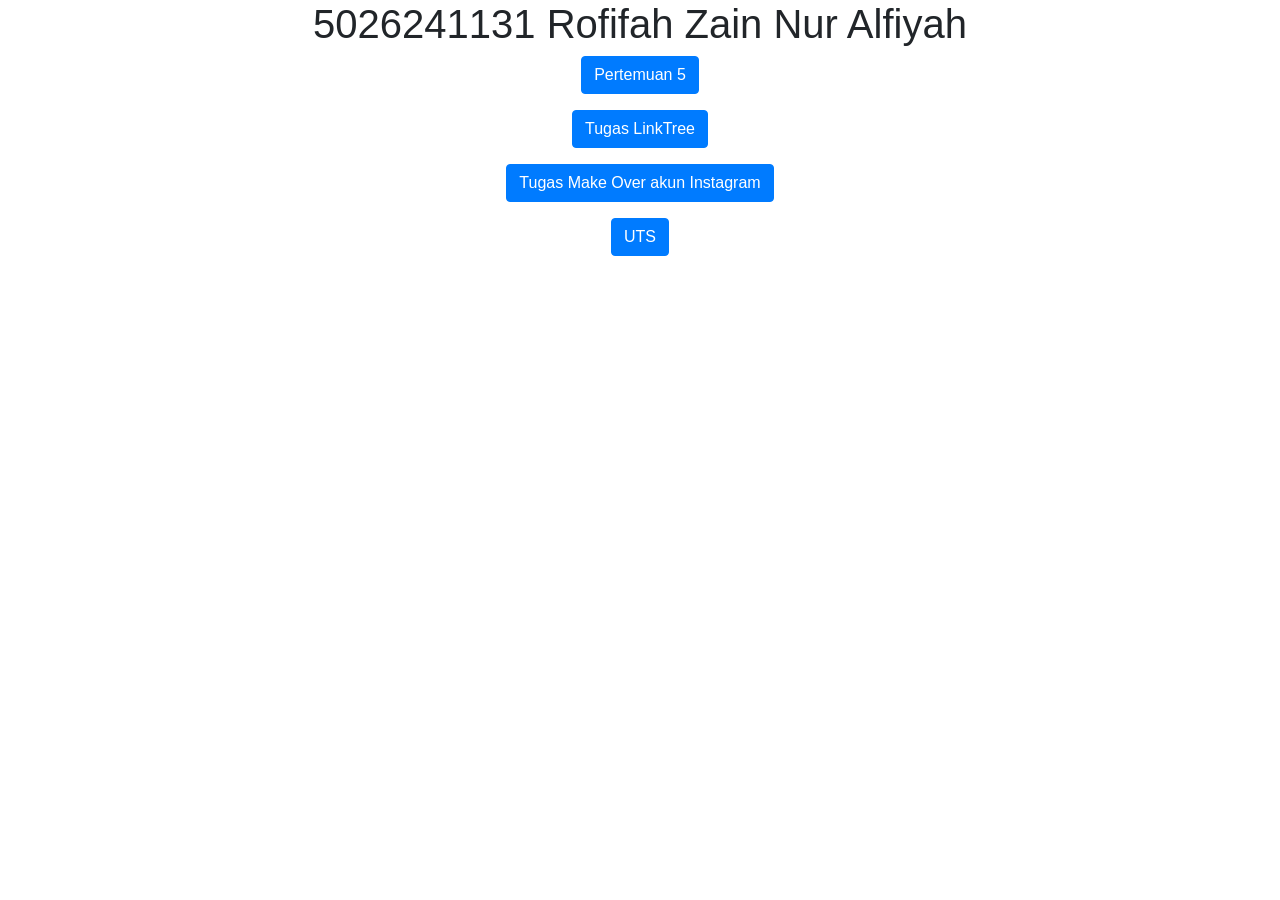
<file: index.html>
<!DOCTYPE html>
<html lang="en">

<head>
    <title>5026241131</title>
    <meta charset="utf-8">
    <meta name="viewport" content="width=device-width, initial-scale=1">
    <link rel="stylesheet" href="https://cdn.jsdelivr.net/npm/bootstrap@4.6.2/dist/css/bootstrap.min.css">
    <script src="https://cdn.jsdelivr.net/npm/jquery@3.7.1/dist/jquery.slim.min.js"></script>
    <script src="https://cdn.jsdelivr.net/npm/popper.js@1.16.1/dist/umd/popper.min.js"></script>
    <script src="https://cdn.jsdelivr.net/npm/bootstrap@4.6.2/dist/js/bootstrap.bundle.min.js"></script>
</head>

<body>
    <div class="container">
        <center>
            <h1>5026241131 Rofifah Zain Nur Alfiyah</h1>
            <p>
                <a href="pertemuan5.html" target="_blank" class="btn btn-primary">
                    Pertemuan 5
                </a>
            </p>
            <p>
                <a href="linktree.html" target="_blank" class="btn btn-primary">
                    Tugas LinkTree
                </a>
            </p>
            <p>
                <a href="tugas_ets.html" target="_blank" class="btn btn-primary">
                    Tugas Make Over akun Instagram
                </a>
            </p>
            <p>
                <a href="3/startbootstrap-one-page-wonder-gh-pages/5026241131.html" target="_blank" class="btn btn-primary">
                    UTS
                </a>
            </p>
        </center>
    </div>
</body>

</html>
</file>
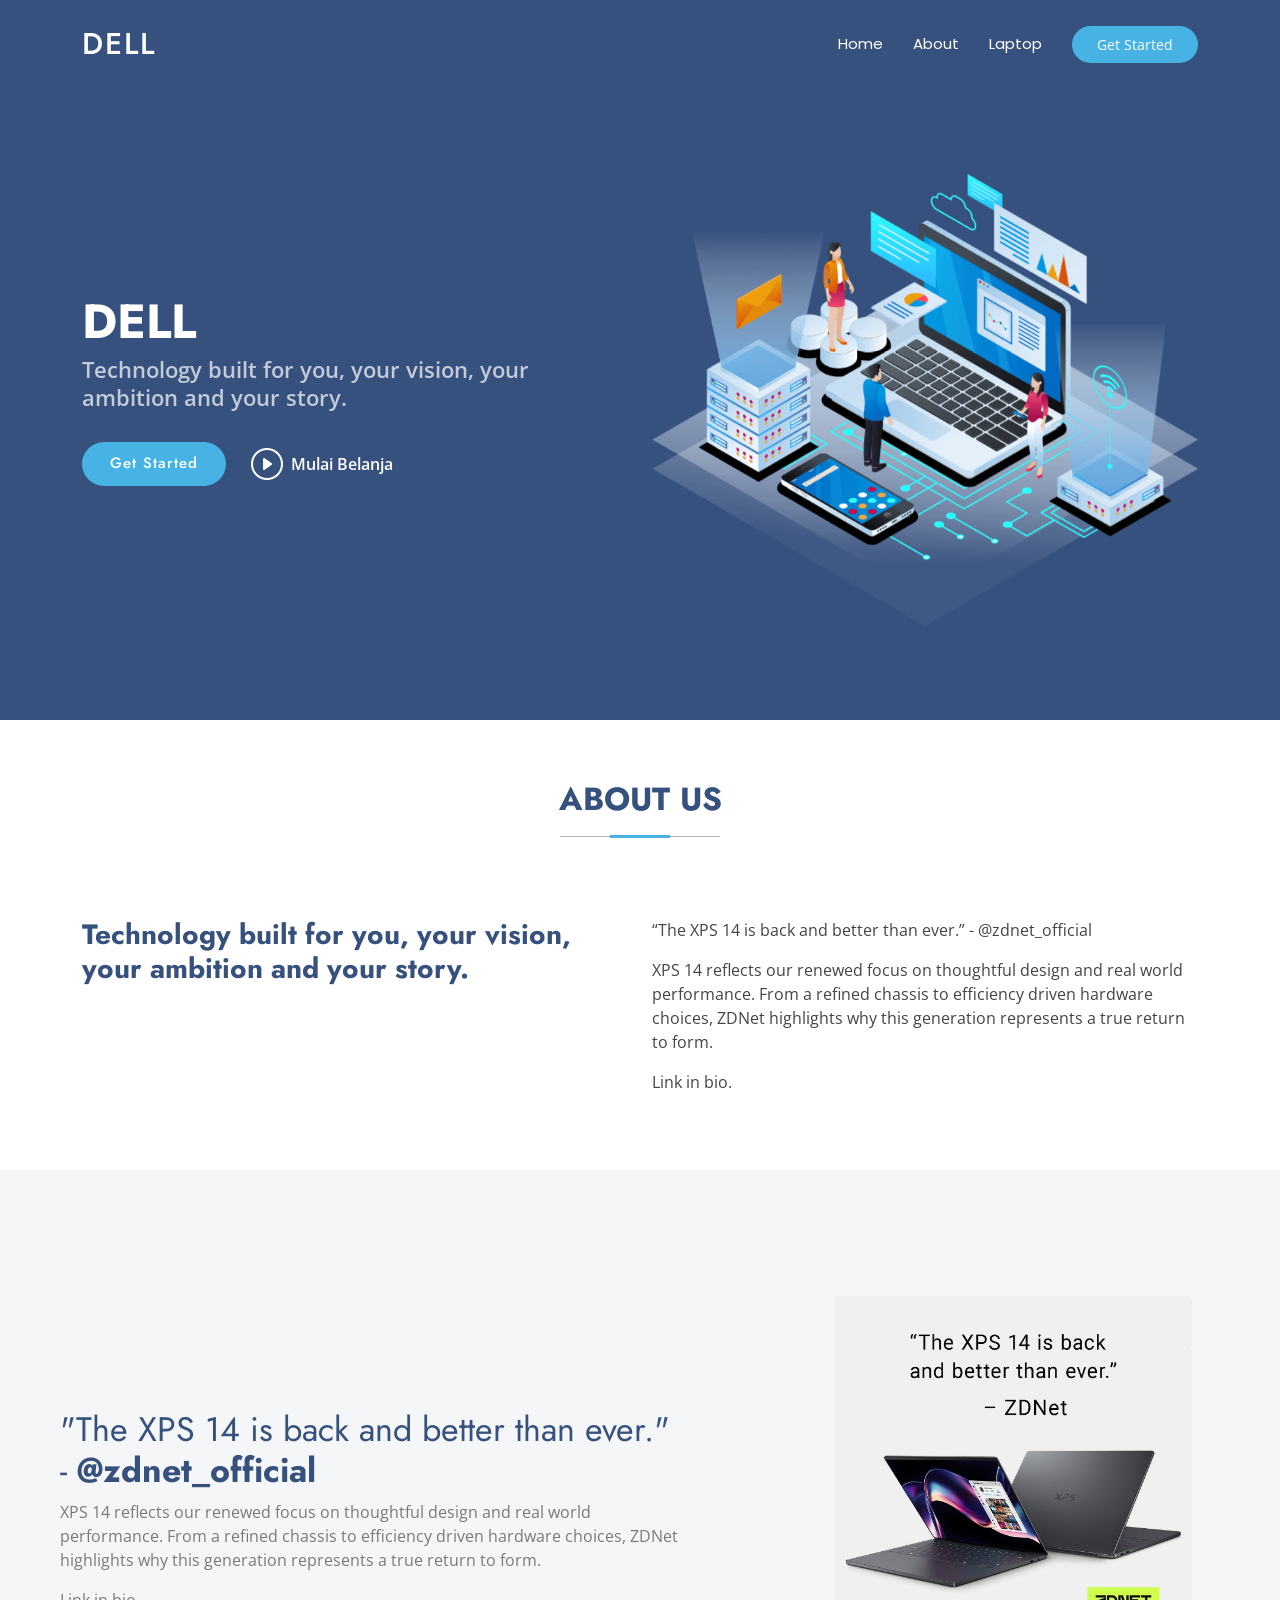
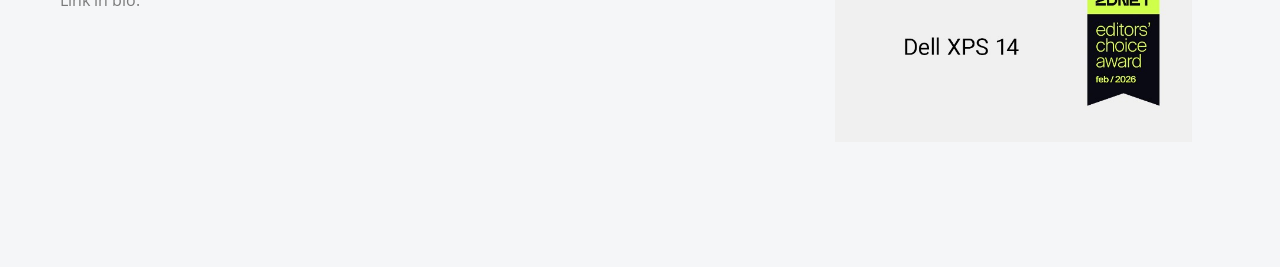
<file: pertemuan5.html>
<!DOCTYPE html>
<html lang="en">

<head>
    <meta charset="utf-8">
    <meta content="width=device-width, initial-scale=1.0" name="viewport">
    <title>DELL</title>
    <meta name="description" content="">
    <meta name="keywords" content="">

    <!-- Favicons -->
    <link href="assets/img/favicon.png" rel="icon">
    <link href="assets/img/apple-touch-icon.png" rel="apple-touch-icon">

    <!-- Fonts -->
    <link href="https://fonts.googleapis.com" rel="preconnect">
    <link href="https://fonts.gstatic.com" rel="preconnect" crossorigin>
    <link
        href="https://fonts.googleapis.com/css2?family=Open+Sans:ital,wght@0,300;0,400;0,500;0,600;0,700;0,800;1,300;1,400;1,500;1,600;1,700;1,800&family=Poppins:ital,wght@0,100;0,200;0,300;0,400;0,500;0,600;0,700;0,800;0,900;1,100;1,200;1,300;1,400;1,500;1,600;1,700;1,800;1,900&family=Jost:ital,wght@0,100;0,200;0,300;0,400;0,500;0,600;0,700;0,800;0,900;1,100;1,200;1,300;1,400;1,500;1,600;1,700;1,800;1,900&display=swap"
        rel="stylesheet">

    <!-- Vendor CSS Files -->
    <link href="assets/vendor/bootstrap/css/bootstrap.min.css" rel="stylesheet">
    <link href="assets/vendor/bootstrap-icons/bootstrap-icons.css" rel="stylesheet">
    <link href="assets/vendor/aos/aos.css" rel="stylesheet">
    <link href="assets/vendor/glightbox/css/glightbox.min.css" rel="stylesheet">
    <link href="assets/vendor/swiper/swiper-bundle.min.css" rel="stylesheet">

    <!-- Main CSS File -->
    <link href="assets/css/main.css" rel="stylesheet">

    <!-- =======================================================
  * Template Name: Arsha
  * Template URL: https://bootstrapmade.com/arsha-free-bootstrap-html-template-corporate/
  * Updated: Feb 22 2025 with Bootstrap v5.3.3
  * Author: BootstrapMade.com
  * License: https://bootstrapmade.com/license/
  ======================================================== -->
</head>

<body class="index-page">
    <header id="header" class="header d-flex align-items-center fixed-top">
        <div class="container-fluid container-xl position-relative d-flex align-items-center">

            <a href="index.html" class="logo d-flex align-items-center me-auto">
                <!-- Uncomment the line below if you also wish to use an image logo -->
                <!-- <img src="assets/img/logo.webp" alt=""> -->
                <h1 class="sitename">DELL</h1>
            </a>

            <nav id="navmenu" class="navmenu">
                <ul>
                    <li><a href="#header" class="active">Home</a></li>
                    <li><a href="#about">About</a></li>
                    <li><a href="#laptop">Laptop</a></li>
                </ul>
                <i class="mobile-nav-toggle d-xl-none bi bi-list"></i>
            </nav>

            <a class="btn-getstarted" href="#about">Get Started</a>

        </div>
    </header>

    <main class="main">
        <!-- Header Section -->
        <section id="header" class="hero section dark-background">

            <div class="container">
                <div class="row gy-4">
                    <div class="col-lg-6 order-2 order-lg-1 d-flex flex-column justify-content-center"
                        data-aos="zoom-out">
                        <h1>DELL</h1>
                        <p>Technology built for you, your vision, your ambition and your story.</p>
                        <div class="d-flex">
                            <a href="#about" class="btn-get-started">Get Started</a>
                            <a href="visitstore.bio/dell?tab=ig"
                                class="glightbox btn-watch-video d-flex align-items-center"><i
                                    class="bi bi-play-circle"></i><span>Mulai Belanja</span></a>
                        </div>
                    </div>
                    <div class="col-lg-6 order-1 order-lg-2 hero-img" data-aos="zoom-out" data-aos-delay="200">
                        <img src="assets/img/hero-img.png" class="img-fluid animated" alt="">
                    </div>
                </div>
            </div>

        </section><!-- /Header Section -->

        <!-- About Section -->
        <section id="about" class="about section">

            <!-- Section Title -->
            <div class="container section-title" data-aos="fade-up">
                <h2>About Us</h2>
            </div><!-- End Section Title -->

            <div class="container">

                <div class="row gy-4">

                    <div class="col-lg-6 content" data-aos="fade-up" data-aos-delay="100">
                        <h3><strong>Technology built for you, your vision, your ambition and your story.</strong></h3>
        
                        
                    </div>

                    <div class="col-lg-6" data-aos="fade-up" data-aos-delay="200">
                        <p>“The XPS 14 is back and better than ever.” - @zdnet_official</p>

                        <p>
                            XPS 14 reflects our renewed focus on thoughtful design and real world performance. From a
                            refined chassis to efficiency driven hardware choices, ZDNet highlights why this generation
                            represents a true return to form.
                        </p>

                        <p>Link in bio. </p>
                    </div>

                </div>

            </div>

        </section><!-- /About Section -->

        <!-- Laptop Section -->
        <section id="laptop" class="section why-us light-background" data-builder="section">

            <div class="container-fluid">

                <div class="row gy-4">

                    <div class="col-lg-7 d-flex flex-column justify-content-center order-2 order-lg-1">

                        <div class="content px-xl-5" data-aos="fade-up" data-aos-delay="100">
                            <h3><span>"The XPS 14 is back and better than ever." -
                                </span><strong>@zdnet_official</strong></h3>
                            <p>
                                XPS 14 reflects our renewed focus on thoughtful design and real world performance. From
                                a refined chassis to efficiency driven hardware choices, ZDNet highlights why this
                                generation represents a true return to form.
                            </p>
                            <p>Link in bio.</p>

                        </div>

                    </div>

                    <div class="col-lg-5 order-1 order-lg-2 why-us-img">
                        <img src="assets\img\image1.jpeg" class="img-fluid" alt="" data-aos="zoom-in"
                            data-aos-delay="100">
                    </div>
                </div>

            </div>

        </section><!-- /Laptop Section -->

    </main>

    <!-- Scroll Top -->
    <a href="#" id="scroll-top" class="scroll-top d-flex align-items-center justify-content-center"><i
            class="bi bi-arrow-up-short"></i></a>

    <!-- Preloader -->
    <div id="preloader"></div>

    <!-- Vendor JS Files -->
    <script src="assets/vendor/bootstrap/js/bootstrap.bundle.min.js"></script>
    <script src="assets/vendor/php-email-form/validate.js"></script>
    <script src="assets/vendor/aos/aos.js"></script>
    <script src="assets/vendor/glightbox/js/glightbox.min.js"></script>
    <script src="assets/vendor/swiper/swiper-bundle.min.js"></script>
    <script src="assets/vendor/waypoints/noframework.waypoints.js"></script>
    <script src="assets/vendor/imagesloaded/imagesloaded.pkgd.min.js"></script>
    <script src="assets/vendor/isotope-layout/isotope.pkgd.min.js"></script>

    <!-- Main JS File -->
    <script src="assets/js/main.js"></script>



</body>


</html>
</file>
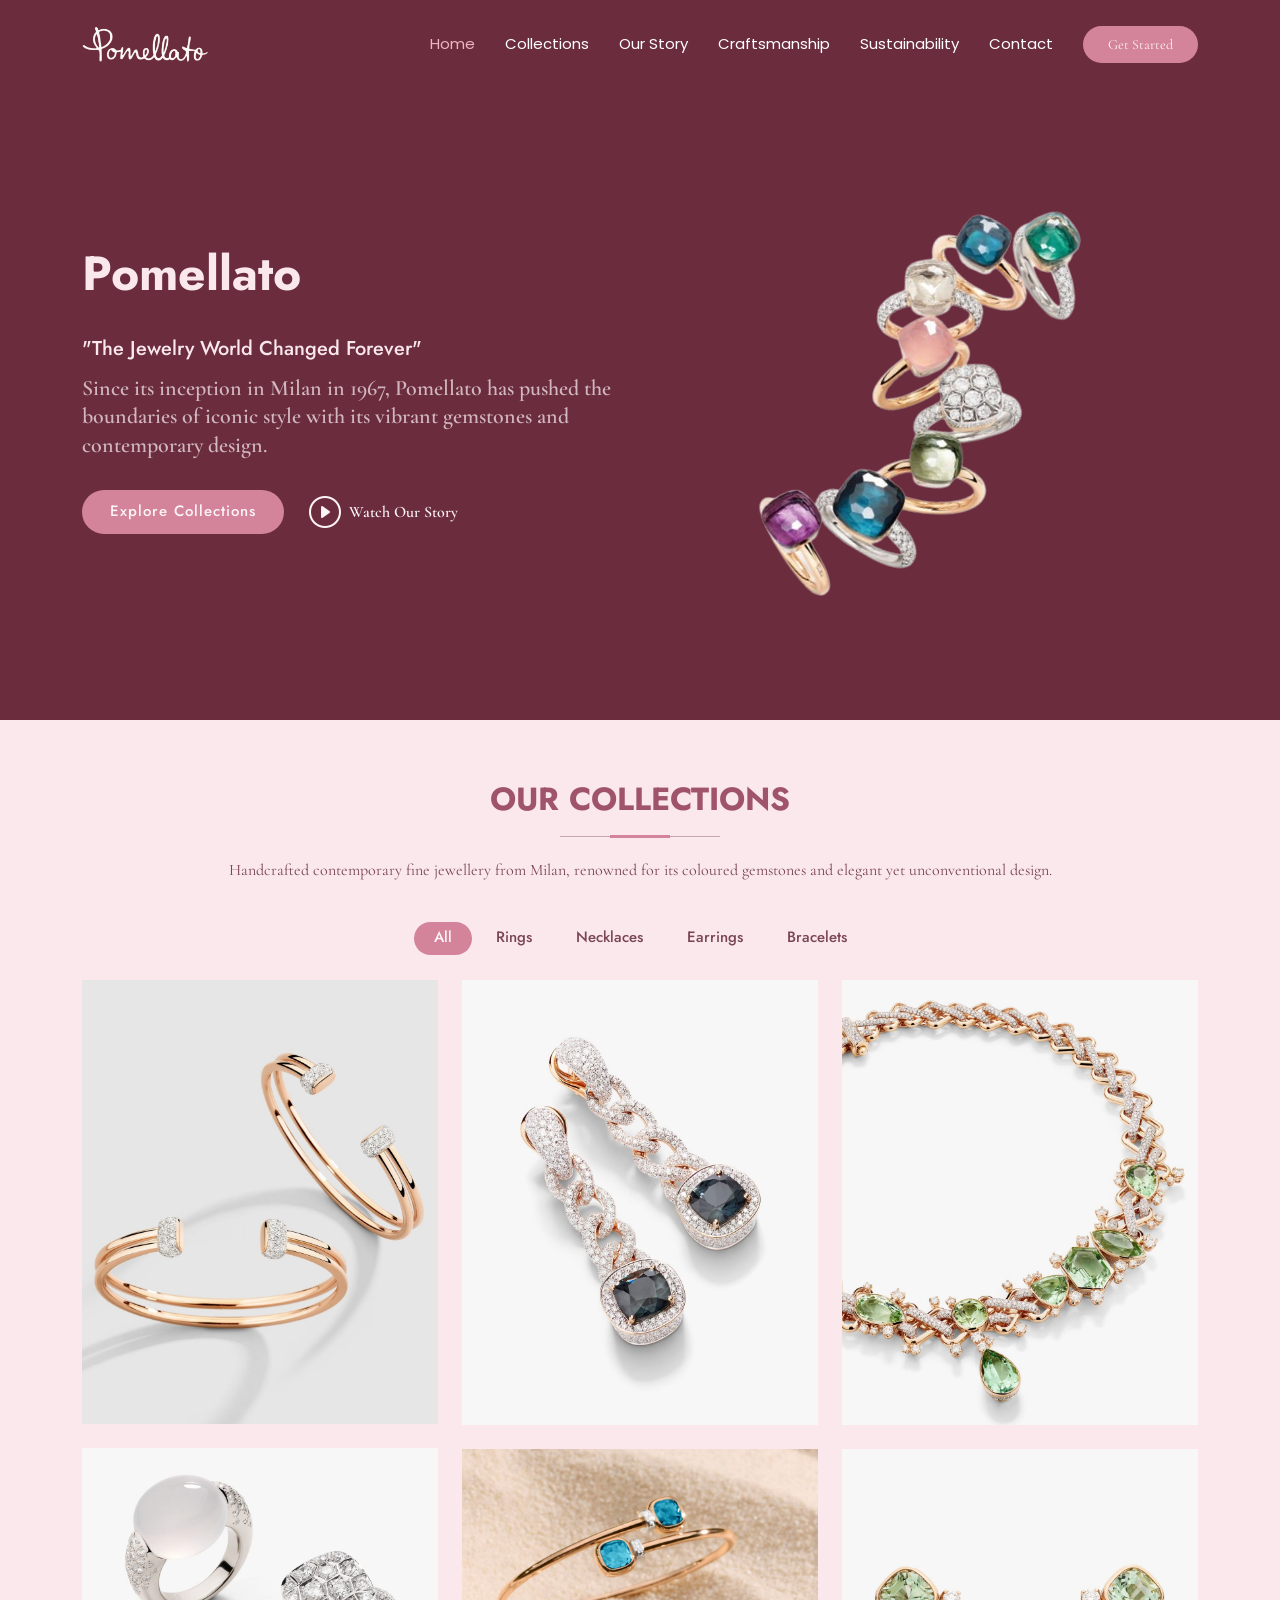
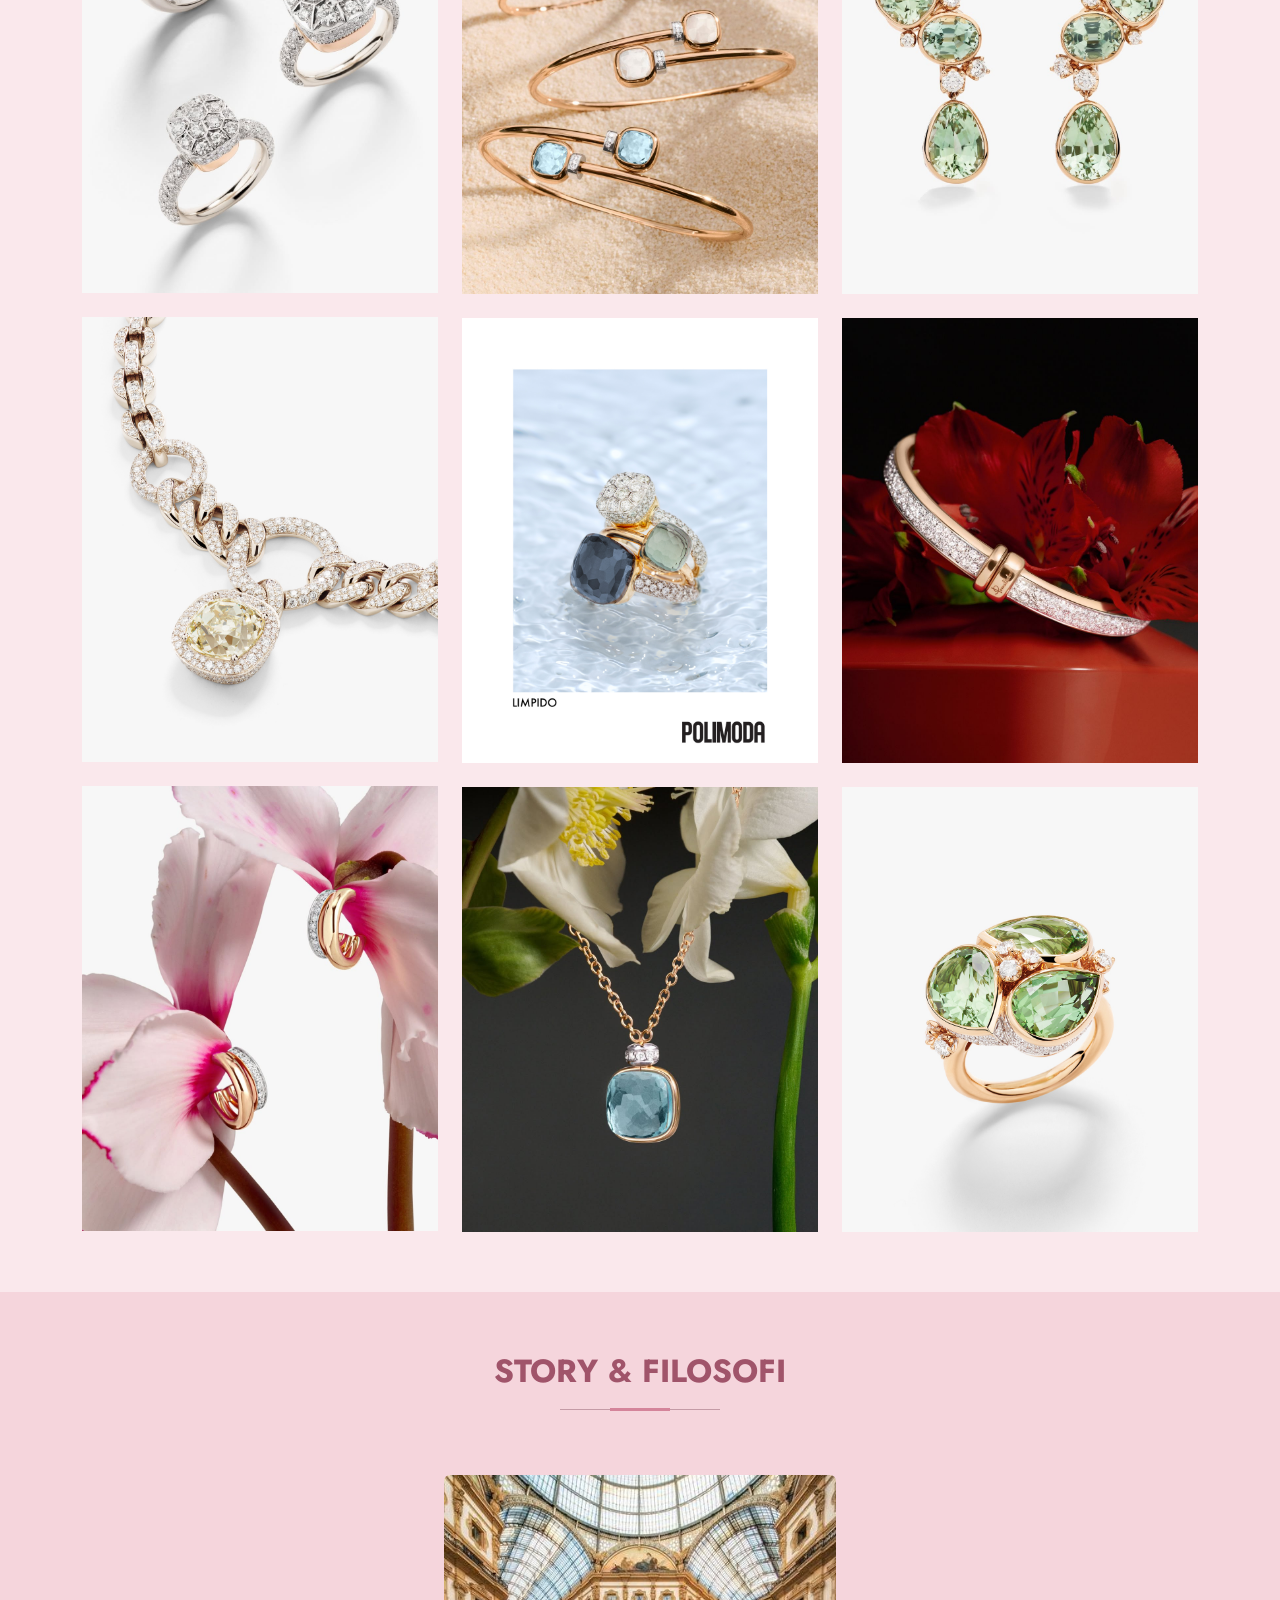
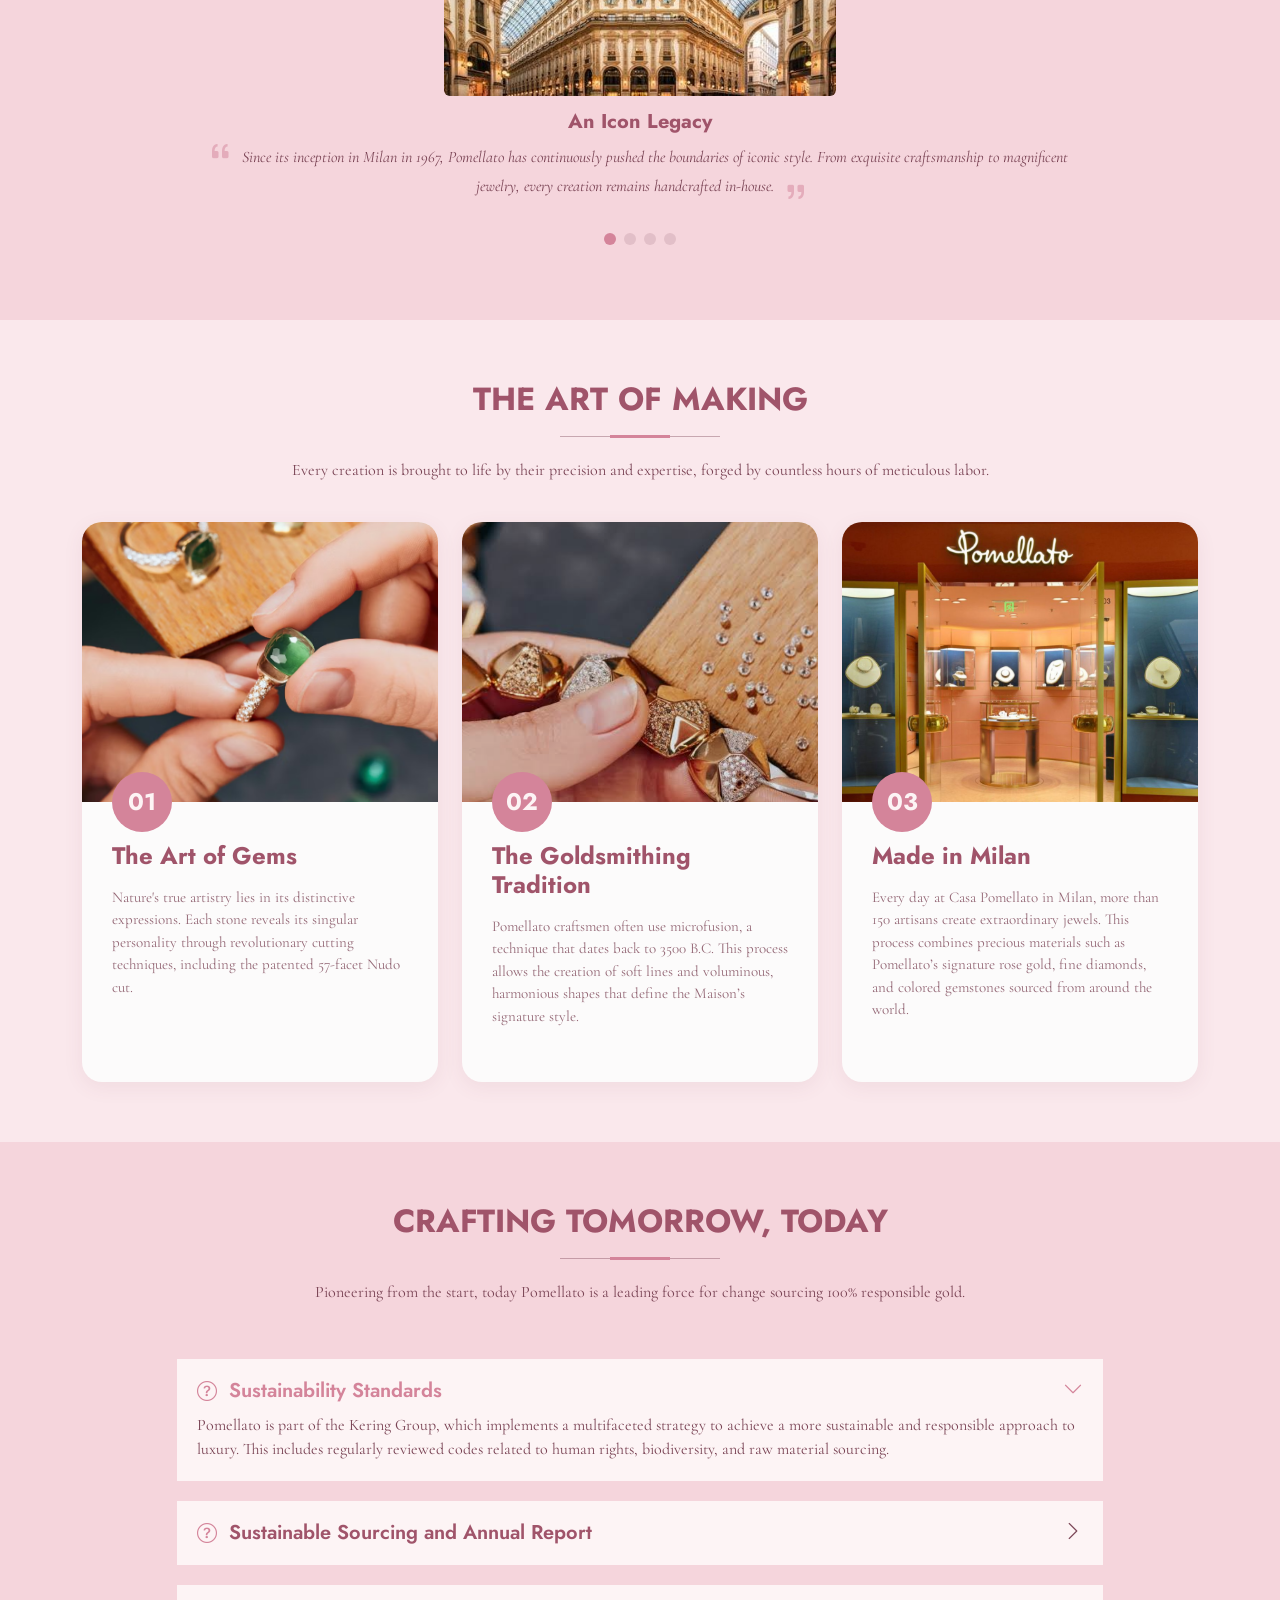
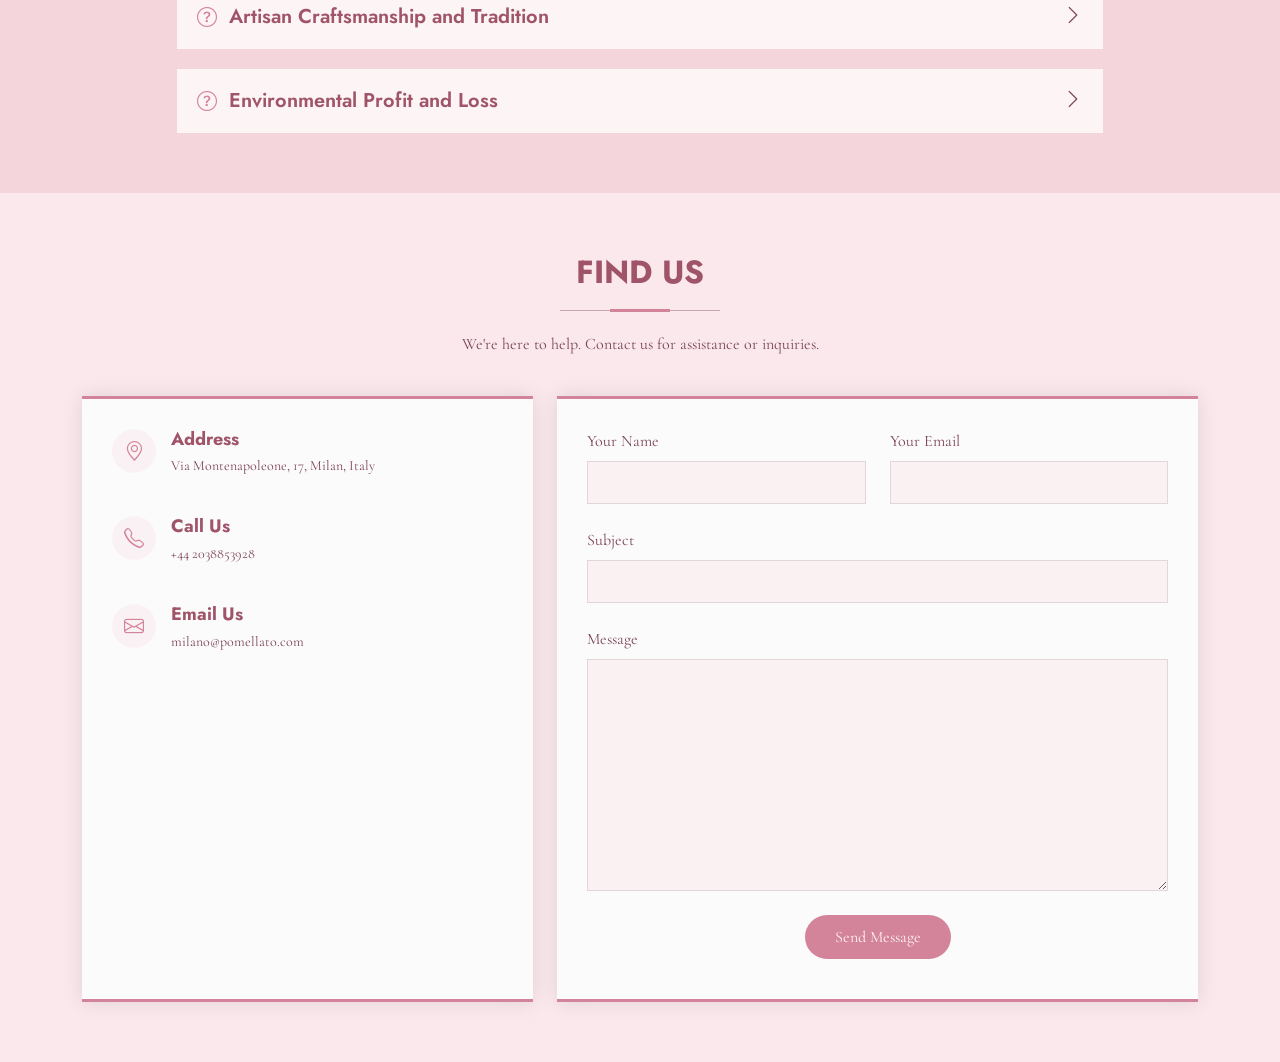
<file: tugas_ets.html>
<!DOCTYPE html>
<html lang="en">

<head>
    <meta charset="utf-8">
    <meta content="width=device-width, initial-scale=1.0" name="viewport">
    <title>Pomellato</title>
    <meta name="description" content="">
    <meta name="keywords" content="">

    <!-- Favicons -->
    <link href="assets/img/illustration/pomellato.jpeg" rel="icon">
    <link href="assets/img/apple-touch-icon.png" rel="apple-touch-icon">

    <!-- Fonts -->
    <link href="https://fonts.googleapis.com" rel="preconnect">
    <link href="https://fonts.gstatic.com" rel="preconnect" crossorigin>
    <link
        href="https://fonts.googleapis.com/css2?family=Open+Sans:ital,wght@0,300;0,400;0,500;0,600;0,700;0,800;1,300;1,400;1,500;1,600;1,700;1,800&family=Poppins:ital,wght@0,100;0,200;0,300;0,400;0,500;0,600;0,700;0,800;0,900;1,100;1,200;1,300;1,400;1,500;1,600;1,700;1,800;1,900&family=Jost:ital,wght@0,100;0,200;0,300;0,400;0,500;0,600;0,700;0,800;0,900;1,100;1,200;1,300;1,400;1,500;1,600;1,700;1,800;1,900&display=swap"
        rel="stylesheet">
    <link href="https://fonts.googleapis.com/css2?family=Cormorant+Garamond:wght@300;400;500;600;700&family=Jost:wght@300;400;500;600;700&family=Poppins:wght@300;400;500;600&display=swap" rel="stylesheet">

    <!-- Vendor CSS Files -->
    <link href="assets/vendor/bootstrap/css/bootstrap.min.css" rel="stylesheet">
    <link href="assets/vendor/bootstrap-icons/bootstrap-icons.css" rel="stylesheet">
    <link href="assets/vendor/aos/aos.css" rel="stylesheet">
    <link href="assets/vendor/glightbox/css/glightbox.min.css" rel="stylesheet">
    <link href="assets/vendor/swiper/swiper-bundle.min.css" rel="stylesheet">

    <!-- CSS File -->
    <link href="assets/css/instagram.css" rel="stylesheet">

    <!-- =======================================================
  * Template Name: Arsha
  * Template URL: https://bootstrapmade.com/arsha-free-bootstrap-html-template-corporate/
  * Updated: Feb 22 2025 with Bootstrap v5.3.3
  * Author: BootstrapMade.com
  * License: https://bootstrapmade.com/license/
  ======================================================== -->
</head>

<body class="index-page">
    <header id="header" class="header d-flex align-items-center fixed-top">
        <div class="container-fluid container-xl position-relative d-flex align-items-center">

            <a href="index.html" class="logo d-flex align-items-center me-auto">
                <!-- Uncomment the line below if you also wish to use an image logo -->
                <!-- <img src="assets/img/logo.webp" alt=""> -->
                 <img src="assets/img/logo.png" alt="Logo Pomellato">
            </a>

            <nav id="navmenu" class="navmenu">
                <ul>
                    <li><a href="#head" class="active">Home</a></li>
                    <li><a href="#collection">Collections</a></li>
                    <li><a href="#story">Our Story</a></li>
                    <li><a href="#craftsmanship">Craftsmanship</a></li>
                    <li><a href="#sustainability">Sustainability</a></li>
                    <li><a href="#contact">Contact</a></li>
                </ul>
                <i class="mobile-nav-toggle d-xl-none bi bi-list"></i>
            </nav>

            <a class="btn-getstarted" href="#collection">Get Started</a>

        </div>
    </header>

    <main class="main">
        <!-- Header Section -->
        <section id="head" class="hero section dark-background">

            <div class="container">
                <div class="row gy-4">
                    <div class="col-lg-6 order-2 order-lg-1 d-flex flex-column justify-content-center"
                        data-aos="zoom-out">
                        <h1>Pomellato</h1>
                        <p></p>
                        <h5>"The Jewelry World Changed Forever"</h5>
                        <p>Since its inception in Milan in 1967, Pomellato has pushed the boundaries of iconic style with its vibrant gemstones and contemporary design.</p>
                        <div class="d-flex">
                            <a href="#collection" class="btn-get-started">Explore Collections</a>
                            <a href="https://youtu.be/9ndXAVOf2mg?si=ZMbnquU--foPN9OX"
                                class="glightbox btn-watch-video d-flex align-items-center"><i
                                    class="bi bi-play-circle"></i><span>Watch Our Story</span></a>
                        </div>
                    </div>
                    <div class="col-lg-6 order-1 order-lg-2 hero-img" data-aos="zoom-out" data-aos-delay="200">
                        <center><img src="assets/img/Ring.png" class="img-fluid animated" alt=""></center>
                    </div>
                </div>
            </div>

        </section><!-- /Header Section -->

        <!-- Collections Section -->
    <section id="collection" class="portfolio section">

      <!-- Section Title -->
      <div class="container section-title" data-aos="fade-up">
        <h2>Our Collections</h2>
        <p>Handcrafted contemporary fine jewellery from Milan, renowned for its coloured gemstones and elegant yet unconventional design.</p>
      </div><!-- End Section Title -->

      <div class="container">

        <div class="isotope-layout" data-default-filter="*" data-layout="masonry" data-sort="original-order">

          <ul class="portfolio-filters isotope-filters" data-aos="fade-up" data-aos-delay="100">
            <li data-filter="*" class="filter-active">All</li>
            <li data-filter=".filter-rings">Rings</li>
            <li data-filter=".filter-necklaces">Necklaces</li>
            <li data-filter=".filter-earrings">Earrings</li>
            <li data-filter=".filter-bracelets">Bracelets</li>
          </ul><!-- End Portfolio Filters -->

          <div class="row gy-4 isotope-container" data-aos="fade-up" data-aos-delay="200">

            <div class="col-lg-4 col-md-6 portfolio-item isotope-item filter-bracelets">
              <img src="assets\img\product\bracelets1.jpg" class="img-fluid" alt="Pomellato Together Bracelet">
              <div class="portfolio-info">
                <h4>Bracelets</h4>
                <p>Pomellato Together Bracelet</p>
                <a href="assets\img\product\bracelets1.jpg" title="Pomellato Together Bracelet" data-gallery="portfolio-gallery-app" class="glightbox preview-link"><i class="bi bi-zoom-in"></i></a>
                <a href="portfolio-details.html" title="More Details" class="details-link"><i class="bi bi-link-45deg"></i></a>
              </div>
            </div><!-- End Portfolio Item -->

            <div class="col-lg-4 col-md-6 portfolio-item isotope-item filter-earrings">
              <img src="assets\img\product\earrings1.jpg" class="img-fluid" alt="Nudo Earring">
              <div class="portfolio-info">
                <h4>Earrings</h4>
                <p>Nudo Earring</p>
                <a href="assets\img\product\earrings1.jpg" title="Nudo Earring" data-gallery="portfolio-gallery-product" class="glightbox preview-link"><i class="bi bi-zoom-in"></i></a>
                <a href="portfolio-details.html" title="More Details" class="details-link"><i class="bi bi-link-45deg"></i></a>
              </div>
            </div><!-- End Portfolio Item -->

            <div class="col-lg-4 col-md-6 portfolio-item isotope-item filter-necklaces">
              <img src="assets\img\product\necklaces1.jpg" class="img-fluid" alt="Reviere Zigzag Necklace">
              <div class="portfolio-info">
                <h4>Necklaces</h4>
                <p>Reviere Zigzag Necklace</p>
                <a href="assets\img\product\necklaces1.jpg" title="Reviere Zigzag Necklace" data-gallery="portfolio-gallery-branding" class="glightbox preview-link"><i class="bi bi-zoom-in"></i></a>
                <a href="portfolio-details.html" title="More Details" class="details-link"><i class="bi bi-link-45deg"></i></a>
              </div>
            </div><!-- End Portfolio Item -->

            <div class="col-lg-4 col-md-6 portfolio-item isotope-item filter-rings">
              <img src="assets\img\product\rings1.jpg" class="img-fluid" alt="Nudo Maxi Ring">
              <div class="portfolio-info">
                <h4>Rings</h4>
                <p>Nudo Maxi Ring</p>
                <a href="assets\img\product\rings1.jpg" title="Nudo Maxi Ring" data-gallery="portfolio-gallery-app" class="glightbox preview-link"><i class="bi bi-zoom-in"></i></a>
                <a href="portfolio-details.html" title="More Details" class="details-link"><i class="bi bi-link-45deg"></i></a>
              </div>
            </div><!-- End Portfolio Item -->

            <div class="col-lg-4 col-md-6 portfolio-item isotope-item filter-bracelets">
              <img src="assets\img\product\bracelets2.jpg" class="img-fluid" alt="Bangle Nudo Mini">
              <div class="portfolio-info">
                <h4>Bracelets</h4>
                <p>Bangle Nudo Mini</p>
                <a href="assets\img\product\bracelets2.jpg" title="Bangle Nudo Mini" data-gallery="portfolio-gallery-app" class="glightbox preview-link"><i class="bi bi-zoom-in"></i></a>
                <a href="portfolio-details.html" title="More Details" class="details-link"><i class="bi bi-link-45deg"></i></a>
              </div>
            </div><!-- End Portfolio Item -->

            <div class="col-lg-4 col-md-6 portfolio-item isotope-item filter-earrings">
              <img src="assets\img\product\earrings2.jpg" class="img-fluid" alt="Reviere Zigzag Earring">
              <div class="portfolio-info">
                <h4>Earrings</h4>
                <p>Reviere Zigzag Earring</p>
                <a href="assets\img\product\earrings2.jpg" title="Reviere Zigzag Earring" data-gallery="portfolio-gallery-product" class="glightbox preview-link"><i class="bi bi-zoom-in"></i></a>
                <a href="portfolio-details.html" title="More Details" class="details-link"><i class="bi bi-link-45deg"></i></a>
              </div>
            </div><!-- End Portfolio Item -->

            <div class="col-lg-4 col-md-6 portfolio-item isotope-item filter-necklaces">
              <img src="assets\img\product\necklaces2.jpg" class="img-fluid" alt="Yellow Moon Diamond Necklace">
              <div class="portfolio-info">
                <h4>Necklaces</h4>
                <p>Yellow Moon Diamond Necklace</p>
                <a href="assets\img\product\necklaces2.jpg" title="Yellow Moon Diamond Necklace" data-gallery="portfolio-gallery-branding" class="glightbox preview-link"><i class="bi bi-zoom-in"></i></a>
                <a href="portfolio-details.html" title="More Details" class="details-link"><i class="bi bi-link-45deg"></i></a>
              </div>
            </div><!-- End Portfolio Item -->

            <div class="col-lg-4 col-md-6 portfolio-item isotope-item filter-rings">
              <img src="assets\img\product\rings2.jpg" class="img-fluid" alt="Nudo Classic Ring">
              <div class="portfolio-info">
                <h4>Rings</h4>
                <p>Nudo Classic Ring</p>
                <a href="assets\img\product\rings2.jpg" title="Nudo Classic Ring" data-gallery="portfolio-gallery-app" class="glightbox preview-link"><i class="bi bi-zoom-in"></i></a>
                <a href="portfolio-details.html" title="More Details" class="details-link"><i class="bi bi-link-45deg"></i></a>
              </div>
            </div><!-- End Portfolio Item -->

            <div class="col-lg-4 col-md-6 portfolio-item isotope-item filter-bracelets">
              <img src="assets\img\product\bracelets3.jpg" class="img-fluid" alt="Iconica Bangle">
              <div class="portfolio-info">
                <h4>Bracelets</h4>
                <p>Iconica Bangle</p>
                <a href="assets\img\product\bracelets3.jpg" title="Iconica Bangle" data-gallery="portfolio-gallery-app" class="glightbox preview-link"><i class="bi bi-zoom-in"></i></a>
                <a href="portfolio-details.html" title="More Details" class="details-link"><i class="bi bi-link-45deg"></i></a>
              </div>
            </div><!-- End Portfolio Item -->

            <div class="col-lg-4 col-md-6 portfolio-item isotope-item filter-earrings">
              <img src="assets\img\product\earrings3.jpg" class="img-fluid" alt="Pomellato Together Earrings">
              <div class="portfolio-info">
                <h4>Earrings</h4>
                <p>Pomellato Together Earrings</p>
                <a href="assets\img\product\earrings3.jpg" title="Pomellato Together Earrings" data-gallery="portfolio-gallery-product" class="glightbox preview-link"><i class="bi bi-zoom-in"></i></a>
                <a href="portfolio-details.html" title="More Details" class="details-link"><i class="bi bi-link-45deg"></i></a>
              </div>
            </div><!-- End Portfolio Item -->

            <div class="col-lg-4 col-md-6 portfolio-item isotope-item filter-necklaces">
              <img src="assets\img\product\necklaces3.jpg" class="img-fluid" alt="Collana Con Pendente Nudo Mini">
              <div class="portfolio-info">
                <h4>Necklaces</h4>
                <p>Collana Con Pendente Nudo Mini</p>
                <a href="assets\img\product\necklaces3.jpg" title="Collana Con Pendente Nudo Mini" data-gallery="portfolio-gallery-branding" class="glightbox preview-link"><i class="bi bi-zoom-in"></i></a>
                <a href="portfolio-details.html" title="More Details" class="details-link"><i class="bi bi-link-45deg"></i></a>
              </div>
            </div><!-- End Portfolio Item -->

            <div class="col-lg-4 col-md-6 portfolio-item isotope-item filter-rings">
              <img src="assets\img\product\rings3.jpg" class="img-fluid" alt="Reviere Zigzag Ring">
              <div class="portfolio-info">
                <h4>Rings</h4>
                <p>Reviere Zigzag Ring</p>
                <a href="assets\img\product\rings3.jpg" title="Reviere Zigzag Ring" data-gallery="portfolio-gallery-app" class="glightbox preview-link"><i class="bi bi-zoom-in"></i></a>
                <a href="portfolio-details.html" title="More Details" class="details-link"><i class="bi bi-link-45deg"></i></a>
              </div>
            </div><!-- End Portfolio Item -->

          </div><!-- End Portfolio Container -->

        </div>

      </div>

    </section><!-- /Collections Section -->

    <!-- Story & Filosofi Section -->
    <section id="story" class="testimonials section light-background">

      <!-- Section Title -->
      <div class="container section-title" data-aos="fade-up">
        <h2>Story & Filosofi</h2>
      </div><!-- End Section Title -->

      <div class="container" data-aos="fade-up" data-aos-delay="100">

        <div class="swiper init-swiper">
          <script type="application/json" class="swiper-config">
            {
              "loop": true,
              "speed": 600,
              "autoplay": {
                "delay": 5000
              },
              "slidesPerView": "auto",
              "pagination": {
                "el": ".swiper-pagination",
                "type": "bullets",
                "clickable": true
              }
            }
          </script>
          <div class="swiper-wrapper">

            <div class="swiper-slide">
              <div class="testimonial-item">
                <img src="assets/img/story/story3.jpeg" class="testimonial-img" alt="">
                <h3>An Icon Legacy</h3>
                <p>
                  <i class="bi bi-quote quote-icon-left"></i>
                  <span>Since its inception in Milan in 1967, Pomellato has continuously pushed the boundaries of iconic style. From exquisite craftsmanship to magnificent jewelry, every creation remains handcrafted in-house.</span>
                  <i class="bi bi-quote quote-icon-right"></i>
                </p>
              </div>
            </div><!-- End testimonial item -->

            <div class="swiper-slide">
              <div class="testimonial-item">
                <img src="assets/img/story/story4.jpg" class="testimonial-img" alt="">
                <h3>Our Style</h3>
                <p>
                  <i class="bi bi-quote quote-icon-left"></i>
                  <span>Eternally inspired by Milan’s strong creative spirit, Pomellato embodies a modern yet unconventional beauty that is deeply synonymous with its beloved hometown.</span>
                  <i class="bi bi-quote quote-icon-right"></i>
                </p>
              </div>
            </div><!-- End testimonial item -->

            <div class="swiper-slide">
              <div class="testimonial-item">
                <img src="assets/img/story/story1.jpg" class="testimonial-img" alt="">
                <h3>Free Gems Philosophy</h3>
                <p>
                  <i class="bi bi-quote quote-icon-left"></i>
                  <span>Rooted in the idea of freedom, Pomellato embraces a non-traditional design ethos known as “Free Gems.” This philosophy reflects the Maison’s mission to empower women while celebrating individuality.</span>
                  <i class="bi bi-quote quote-icon-right"></i>
                </p>
              </div>
            </div><!-- End testimonial item -->

            <div class="swiper-slide">
              <div class="testimonial-item">
                <img src="assets/img/story/story2.png" class="testimonial-img" alt="">
                <h3>Creativity</h3>
                <p>
                  <i class="bi bi-quote quote-icon-left"></i>
                  <span>Pomellato was founded in Milan in 1967 from the visionary idea of entrepreneur Pino Rabolini, who sought to transform artisanal excellence into jewelry with designs that are both versatile and precious.</span>
                  <i class="bi bi-quote quote-icon-right"></i>
                </p>
              </div>
            </div><!-- End testimonial item -->

          </div>
          <div class="swiper-pagination"></div>
        </div>

      </div>

    </section><!-- /Story & Filosofi Section -->

    <!-- Craftsmanship Section -->
    <section id="craftsmanship" class="work-process section">

      <!-- Section Title -->
      <div class="container section-title" data-aos="fade-up">
        <h2>The Art of Making</h2>
        <p>Every creation is brought to life by their precision and expertise, forged by countless hours of meticulous labor.</p>
      </div><!-- End Section Title -->

      <div class="container" data-aos="fade-up" data-aos-delay="100">

        <div class="row gy-5">

          <div class="col-lg-4" data-aos="fade-up" data-aos-delay="200">
            <div class="steps-item">
              <div class="steps-image">
                <img src="assets\img\craft\craft1.png" alt="Step 1" class="img-fluid" loading="lazy">
              </div>
              <div class="steps-content">
                <div class="steps-number">01</div>
                <h3>The Art of Gems</h3>
                <p>Nature's true artistry lies in its distinctive expressions. Each stone reveals its singular personality through revolutionary cutting techniques, including the patented 57-facet Nudo cut.</p>
              </div>
            </div><!-- End Steps Item -->
          </div>

          <div class="col-lg-4" data-aos="fade-up" data-aos-delay="300">
            <div class="steps-item">
              <div class="steps-image">
                <img src="assets\img\craft\craft2.png" alt="Step 2" class="img-fluid" loading="lazy">
              </div>
              <div class="steps-content">
                <div class="steps-number">02</div>
                <h3>The Goldsmithing Tradition</h3>
                <p>Pomellato craftsmen often use microfusion, a technique that dates back to 3500 B.C. This process allows the creation of soft lines and voluminous, harmonious shapes that define the Maison’s signature style.</p>  
            </div>
            </div><!-- End Steps Item -->
          </div>

          <div class="col-lg-4" data-aos="fade-up" data-aos-delay="400">
            <div class="steps-item">
              <div class="steps-image">
                <img src="assets\img\craft\3.jpeg" alt="Step 3" class="img-fluid" loading="lazy">
              </div>
              <div class="steps-content">
                <div class="steps-number">03</div>
                <h3>Made in Milan</h3>
                <p>Every day at Casa Pomellato in Milan, more than 150 artisans create extraordinary jewels. This process combines precious materials such as Pomellato’s signature rose gold, fine diamonds, and colored gemstones sourced from around the world.</p>
                </div>
              </div>
            </div><!-- End Steps Item -->
          </div>

        </div>

      </div>

    </section><!-- /Craftsmanship Section -->
        
        <!--  Sustainability Section -->
    <section id="sustainability" class="faq-2 section light-background">

      <!-- Section Title -->
      <div class="container section-title" data-aos="fade-up">
        <h2>Crafting Tomorrow, Today</h2>
        <p>Pioneering from the start, today Pomellato is a leading force for change sourcing 100% responsible gold.</p>
      </div><!-- End Section Title -->

      <div class="container">

        <div class="row justify-content-center">

          <div class="col-lg-10">

            <div class="faq-container">

              <div class="faq-item faq-active" data-aos="fade-up" data-aos-delay="200">
                <i class="faq-icon bi bi-question-circle"></i>
                <h3>Sustainability Standards</h3>
                <div class="faq-content">
                  <p>Pomellato is part of the Kering Group, which implements a multifaceted strategy to achieve a more sustainable and responsible approach to luxury. This includes regularly reviewed codes related to human rights, biodiversity, and raw material sourcing.</p>
                </div>
                <i class="faq-toggle bi bi-chevron-right"></i>
              </div><!-- End Faq item-->

              <div class="faq-item" data-aos="fade-up" data-aos-delay="300">
                <i class="faq-icon bi bi-question-circle"></i>
                <h3>Sustainable Sourcing and Annual Report</h3>
                <div class="faq-content">
                  <p>Since 2018, Pomellato has sourced gold through selected supply chains that meet the Kering Precious Metals Platform specifications. Approximately 95 percent of the gold used consists of recycled gold certified under the RJC Chain of Custody standard.</p>
                </div>
                <i class="faq-toggle bi bi-chevron-right"></i>
              </div><!-- End Faq item-->

              <div class="faq-item" data-aos="fade-up" data-aos-delay="400">
                <i class="faq-icon bi bi-question-circle"></i>
                <h3>Artisan Craftsmanship and Tradition</h3>
                <div class="faq-content">
                  <p>Preserving the cultural and historical heritage of jewellery making is one of the company’s main motivations. Pomellato is committed to enhancing artisans’ skills through initiatives such as the Goldus Goldsmith Academy.</p>
                </div>
                <i class="faq-toggle bi bi-chevron-right"></i>
              </div><!-- End Faq item-->

              <div class="faq-item" data-aos="fade-up" data-aos-delay="500">
                <i class="faq-icon bi bi-question-circle"></i>
                <h3>Environmental Profit and Loss</h3>
                <div class="faq-content">
                  <p>Every year, Pomellato prepares an Environmental Profit and Loss statement to measure carbon emissions, water consumption, and waste production across its entire supply chain. In 2022, the company successfully reduced its environmental impact by 83 percent.</p>
                </div>
                <i class="faq-toggle bi bi-chevron-right"></i>
              </div><!-- End Faq item-->

            </div>

          </div>

        </div>

      </div>

    </section><!-- /Sustainability Section -->

    <!-- Contact Section -->
    <section id="contact" class="contact section ">

      <!-- Section Title -->
      <div class="container section-title" data-aos="fade-up">
        <h2>Find Us</h2>
        <p>We're here to help. Contact us for assistance or inquiries.</p>
      </div><!-- End Section Title -->

      <div class="container" data-aos="fade-up" data-aos-delay="100">

        <div class="row gy-4">

          <div class="col-lg-5">

            <div class="info-wrap">
              <div class="info-item d-flex" data-aos="fade-up" data-aos-delay="200">
                <i class="bi bi-geo-alt flex-shrink-0"></i>
                <div>
                  <h3>Address</h3>
                  <p>Via Montenapoleone, 17, Milan, Italy</p>
                </div>
              </div><!-- End Info Item -->

              <div class="info-item d-flex" data-aos="fade-up" data-aos-delay="300">
                <i class="bi bi-telephone flex-shrink-0"></i>
                <div>
                  <h3>Call Us</h3>
                  <p>+44 2038853928</p>
                </div>
              </div><!-- End Info Item -->

              <div class="info-item d-flex" data-aos="fade-up" data-aos-delay="400">
                <i class="bi bi-envelope flex-shrink-0"></i>
                <div>
                  <h3>Email Us</h3>
                  <p>milano@pomellato.com</p>
                </div>
              </div><!-- End Info Item -->

              <iframe src="https://www.google.com/maps?q=45.4685591,9.1947913&z=17&output=embed" frameborder="0" style="border:0; width: 100%; height: 270px;" allowfullscreen="" loading="lazy" referrerpolicy="no-referrer-when-downgrade"></iframe>
            </div>
          </div>

          <div class="col-lg-7">
            <form action="forms/contact.php" method="post" class="php-email-form" data-aos="fade-up" data-aos-delay="200">
              <div class="row gy-4">

                <div class="col-md-6">
                  <label for="name-field" class="pb-2">Your Name</label>
                  <input type="text" name="name" id="name-field" class="form-control" required="">
                </div>

                <div class="col-md-6">
                  <label for="email-field" class="pb-2">Your Email</label>
                  <input type="email" class="form-control" name="email" id="email-field" required="">
                </div>

                <div class="col-md-12">
                  <label for="subject-field" class="pb-2">Subject</label>
                  <input type="text" class="form-control" name="subject" id="subject-field" required="">
                </div>

                <div class="col-md-12">
                  <label for="message-field" class="pb-2">Message</label>
                  <textarea class="form-control" name="message" rows="10" id="message-field" required=""></textarea>
                </div>

                <div class="col-md-12 text-center">
                  <div class="loading">Loading</div>
                  <div class="error-message"></div>
                  <div class="sent-message">Your message has been sent. Thank you!</div>

                  <button type="submit">Send Message</button>
                </div>

              </div>
            </form>
          </div><!-- End Contact Form -->

        </div>

      </div>

    </section><!-- /Contact Section -->

    </main>

    <!-- Scroll Top -->
    <a href="#" id="scroll-top" class="scroll-top d-flex align-items-center justify-content-center"><i
            class="bi bi-arrow-up-short"></i></a>

    <!-- Preloader -->
    <div id="preloader"></div>

    <!-- Vendor JS Files -->
    <script src="assets/vendor/bootstrap/js/bootstrap.bundle.min.js"></script>
    <script src="assets/vendor/php-email-form/validate.js"></script>
    <script src="assets/vendor/aos/aos.js"></script>
    <script src="assets/vendor/glightbox/js/glightbox.min.js"></script>
    <script src="assets/vendor/swiper/swiper-bundle.min.js"></script>
    <script src="assets/vendor/waypoints/noframework.waypoints.js"></script>
    <script src="assets/vendor/imagesloaded/imagesloaded.pkgd.min.js"></script>
    <script src="assets/vendor/isotope-layout/isotope.pkgd.min.js"></script>

    <!-- Main JS File -->
    <script src="assets/js/main.js"></script>



</body>


</html>
</file>
<file: assets/css/main.css>
/**
* Template Name: Arsha
* Template URL: https://bootstrapmade.com/arsha-free-bootstrap-html-template-corporate/
* Updated: Feb 22 2025 with Bootstrap v5.3.3
* Author: BootstrapMade.com
* License: https://bootstrapmade.com/license/
*/

/*--------------------------------------------------------------
# Font & Color Variables
# Help: https://bootstrapmade.com/color-system/
--------------------------------------------------------------*/
/* Fonts */
:root {
  --default-font: "Open Sans",  system-ui, -apple-system, "Segoe UI", Roboto, "Helvetica Neue", Arial, "Noto Sans", "Liberation Sans", sans-serif, "Apple Color Emoji", "Segoe UI Emoji", "Segoe UI Symbol", "Noto Color Emoji";
  --heading-font: "Jost",  sans-serif;
  --nav-font: "Poppins",  sans-serif;
}

/* Global Colors - The following color variables are used throughout the website. Updating them here will change the color scheme of the entire website */
:root { 
  --background-color: #ffffff; /* Background color for the entire website, including individual sections */
  --default-color: #444444; /* Default color used for the majority of the text content across the entire website */
  --heading-color: #37517e; /* Color for headings, subheadings and title throughout the website */
  --accent-color: #47b2e4; /* Accent color that represents your brand on the website. It's used for buttons, links, and other elements that need to stand out */
  --surface-color: #ffffff; /* The surface color is used as a background of boxed elements within sections, such as cards, icon boxes, or other elements that require a visual separation from the global background. */
  --contrast-color: #ffffff; /* Contrast color for text, ensuring readability against backgrounds of accent, heading, or default colors. */
}

/* Nav Menu Colors - The following color variables are used specifically for the navigation menu. They are separate from the global colors to allow for more customization options */
:root {
  --nav-color: #ffffff;  /* The default color of the main navmenu links */
  --nav-hover-color: #47b2e4; /* Applied to main navmenu links when they are hovered over or active */
  --nav-mobile-background-color: #ffffff; /* Used as the background color for mobile navigation menu */
  --nav-dropdown-background-color: #ffffff; /* Used as the background color for dropdown items that appear when hovering over primary navigation items */
  --nav-dropdown-color: #444444; /* Used for navigation links of the dropdown items in the navigation menu. */
  --nav-dropdown-hover-color: #47b2e4; /* Similar to --nav-hover-color, this color is applied to dropdown navigation links when they are hovered over. */
}

/* Color Presets - These classes override global colors when applied to any section or element, providing reuse of the sam color scheme. */

.light-background {
  --background-color: #f5f6f8;
  --surface-color: #ffffff;
}

.dark-background {
  --background-color: #37517e;
  --default-color: #ffffff;
  --heading-color: #ffffff;
  --surface-color: #4668a2;
  --contrast-color: #ffffff;
}

/* Smooth scroll */
:root {
  scroll-behavior: smooth;
}

/*--------------------------------------------------------------
# General Styling & Shared Classes
--------------------------------------------------------------*/
body {
  color: var(--default-color);
  background-color: var(--background-color);
  font-family: var(--default-font);
}

a {
  color: var(--accent-color);
  text-decoration: none;
  transition: 0.3s;
}

a:hover {
  color: color-mix(in srgb, var(--accent-color), transparent 25%);
  text-decoration: none;
}

h1,
h2,
h3,
h4,
h5,
h6 {
  color: var(--heading-color);
  font-family: var(--heading-font);
}

/* PHP Email Form Messages
------------------------------*/
.php-email-form .error-message {
  display: none;
  background: #df1529;
  color: #ffffff;
  text-align: left;
  padding: 15px;
  margin-bottom: 24px;
  font-weight: 600;
}

.php-email-form .sent-message {
  display: none;
  color: #ffffff;
  background: #059652;
  text-align: center;
  padding: 15px;
  margin-bottom: 24px;
  font-weight: 600;
}

.php-email-form .loading {
  display: none;
  background: var(--surface-color);
  text-align: center;
  padding: 15px;
  margin-bottom: 24px;
}

.php-email-form .loading:before {
  content: "";
  display: inline-block;
  border-radius: 50%;
  width: 24px;
  height: 24px;
  margin: 0 10px -6px 0;
  border: 3px solid var(--accent-color);
  border-top-color: var(--surface-color);
  animation: php-email-form-loading 1s linear infinite;
}

@keyframes php-email-form-loading {
  0% {
    transform: rotate(0deg);
  }

  100% {
    transform: rotate(360deg);
  }
}

/*--------------------------------------------------------------
# Global Header
--------------------------------------------------------------*/
.header {
  --background-color: #3d4d6a;
  --heading-color: #ffffff;
  color: var(--default-color);
  background-color: var(--background-color);
  padding: 15px 0;
  transition: all 0.5s;
  z-index: 997;
}

.header .logo {
  line-height: 1;
}

.header .logo img {
  max-height: 36px;
  margin-right: 8px;
}

.header .logo h1 {
  font-size: 30px;
  margin: 0;
  font-weight: 500;
  color: var(--heading-color);
  letter-spacing: 2px;
  text-transform: uppercase;
}

.header .btn-getstarted,
.header .btn-getstarted:focus {
  color: var(--contrast-color);
  background: var(--accent-color);
  font-size: 14px;
  padding: 8px 25px;
  margin: 0 0 0 30px;
  border-radius: 50px;
  transition: 0.3s;
}

.header .btn-getstarted:hover,
.header .btn-getstarted:focus:hover {
  color: var(--contrast-color);
  background: color-mix(in srgb, var(--accent-color), transparent 15%);
}

@media (max-width: 1200px) {
  .header .logo {
    order: 1;
  }

  .header .btn-getstarted {
    order: 2;
    margin: 0 15px 0 0;
    padding: 6px 15px;
  }

  .header .navmenu {
    order: 3;
  }
}

/* Index Page Header
------------------------------*/
.index-page .header {
  --background-color: rgba(255, 255, 255, 0);
  --heading-color: #ffffff;
  --nav-color: #ffffff;
}

/* Index Page Header on Scroll
------------------------------*/
.index-page.scrolled .header {
  --background-color: rgba(40, 58, 90, 0.9);
}

/*--------------------------------------------------------------
# Navigation Menu
--------------------------------------------------------------*/
/* Desktop Navigation */
@media (min-width: 1200px) {
  .navmenu {
    padding: 0;
  }

  .navmenu ul {
    margin: 0;
    padding: 0;
    display: flex;
    list-style: none;
    align-items: center;
  }

  .navmenu li {
    position: relative;
  }

  .navmenu a,
  .navmenu a:focus {
    color: var(--nav-color);
    padding: 18px 15px;
    font-size: 15px;
    font-family: var(--nav-font);
    font-weight: 400;
    display: flex;
    align-items: center;
    justify-content: space-between;
    white-space: nowrap;
    transition: 0.3s;
  }

  .navmenu a i,
  .navmenu a:focus i {
    font-size: 12px;
    line-height: 0;
    margin-left: 5px;
    transition: 0.3s;
  }

  .navmenu li:last-child a {
    padding-right: 0;
  }

  .navmenu li:hover>a,
  .navmenu .active,
  .navmenu .active:focus {
    color: var(--nav-hover-color);
  }

  .navmenu .dropdown ul {
    margin: 0;
    padding: 10px 0;
    background: var(--nav-dropdown-background-color);
    display: block;
    position: absolute;
    visibility: hidden;
    left: 14px;
    top: 130%;
    opacity: 0;
    transition: 0.3s;
    border-radius: 4px;
    z-index: 99;
    box-shadow: 0px 0px 30px rgba(0, 0, 0, 0.1);
  }

  .navmenu .dropdown ul li {
    min-width: 200px;
  }

  .navmenu .dropdown ul a {
    padding: 10px 20px;
    font-size: 15px;
    text-transform: none;
    color: var(--nav-dropdown-color);
  }

  .navmenu .dropdown ul a i {
    font-size: 12px;
  }

  .navmenu .dropdown ul a:hover,
  .navmenu .dropdown ul .active:hover,
  .navmenu .dropdown ul li:hover>a {
    color: var(--nav-dropdown-hover-color);
  }

  .navmenu .dropdown:hover>ul {
    opacity: 1;
    top: 100%;
    visibility: visible;
  }

  .navmenu .dropdown .dropdown ul {
    top: 0;
    left: -90%;
    visibility: hidden;
  }

  .navmenu .dropdown .dropdown:hover>ul {
    opacity: 1;
    top: 0;
    left: -100%;
    visibility: visible;
  }

  .navmenu .megamenu {
    position: static;
  }

  .navmenu .megamenu ul {
    margin: 0;
    padding: 10px;
    background: var(--nav-dropdown-background-color);
    box-shadow: 0px 0px 20px rgba(0, 0, 0, 0.1);
    position: absolute;
    top: 130%;
    left: 0;
    right: 0;
    visibility: hidden;
    opacity: 0;
    display: flex;
    transition: 0.3s;
    border-radius: 4px;
    z-index: 99;
  }

  .navmenu .megamenu ul li {
    flex: 1;
  }

  .navmenu .megamenu ul li a,
  .navmenu .megamenu ul li:hover>a {
    padding: 10px 20px;
    font-size: 15px;
    color: var(--nav-dropdown-color);
  }

  .navmenu .megamenu ul li a:hover,
  .navmenu .megamenu ul li .active,
  .navmenu .megamenu ul li .active:hover {
    color: var(--nav-dropdown-hover-color);
  }

  .navmenu .megamenu:hover>ul {
    opacity: 1;
    top: 100%;
    visibility: visible;
  }

  .navmenu .dd-box-shadow {
    box-shadow: 0px 0px 30px rgba(0, 0, 0, 0.1);
  }
}

/* Mobile Navigation */
@media (max-width: 1199px) {
  .mobile-nav-toggle {
    color: var(--nav-color);
    font-size: 28px;
    line-height: 0;
    margin-right: 10px;
    cursor: pointer;
    transition: color 0.3s;
  }

  .navmenu {
    padding: 0;
    z-index: 9997;
  }

  .navmenu ul {
    display: none;
    list-style: none;
    position: absolute;
    inset: 60px 20px 20px 20px;
    padding: 10px 0;
    margin: 0;
    border-radius: 6px;
    background-color: var(--nav-mobile-background-color);
    overflow-y: auto;
    transition: 0.3s;
    z-index: 9998;
    box-shadow: 0px 0px 30px rgba(0, 0, 0, 0.1);
  }

  .navmenu a,
  .navmenu a:focus {
    color: var(--nav-dropdown-color);
    padding: 10px 20px;
    font-family: var(--nav-font);
    font-size: 17px;
    font-weight: 500;
    display: flex;
    align-items: center;
    justify-content: space-between;
    white-space: nowrap;
    transition: 0.3s;
  }

  .navmenu a i,
  .navmenu a:focus i {
    font-size: 12px;
    line-height: 0;
    margin-left: 5px;
    width: 30px;
    height: 30px;
    display: flex;
    align-items: center;
    justify-content: center;
    border-radius: 50%;
    transition: 0.3s;
    background-color: color-mix(in srgb, var(--accent-color), transparent 90%);
  }

  .navmenu a i:hover,
  .navmenu a:focus i:hover {
    background-color: var(--accent-color);
    color: var(--contrast-color);
  }

  .navmenu a:hover,
  .navmenu .active,
  .navmenu .active:focus {
    color: var(--nav-dropdown-hover-color);
  }

  .navmenu .active i,
  .navmenu .active:focus i {
    background-color: var(--accent-color);
    color: var(--contrast-color);
    transform: rotate(180deg);
  }

  .navmenu .dropdown ul {
    position: static;
    display: none;
    z-index: 99;
    padding: 10px 0;
    margin: 10px 20px;
    background-color: var(--nav-dropdown-background-color);
    border: 1px solid color-mix(in srgb, var(--default-color), transparent 90%);
    box-shadow: none;
    transition: all 0.5s ease-in-out;
  }

  .navmenu .dropdown ul ul {
    background-color: rgba(33, 37, 41, 0.1);
  }

  .navmenu .dropdown>.dropdown-active {
    display: block;
    background-color: rgba(33, 37, 41, 0.03);
  }

  .mobile-nav-active {
    overflow: hidden;
  }

  .mobile-nav-active .mobile-nav-toggle {
    color: #fff;
    position: absolute;
    font-size: 32px;
    top: 15px;
    right: 15px;
    margin-right: 0;
    z-index: 9999;
  }

  .mobile-nav-active .navmenu {
    position: fixed;
    overflow: hidden;
    inset: 0;
    background: rgba(33, 37, 41, 0.8);
    transition: 0.3s;
  }

  .mobile-nav-active .navmenu>ul {
    display: block;
  }
}

/*--------------------------------------------------------------
# Global Footer
--------------------------------------------------------------*/
.footer {
  color: var(--default-color);
  background-color: var(--background-color);
  font-size: 14px;
  padding-bottom: 50px;
  position: relative;
}

.footer .footer-newsletter {
  background-color: color-mix(in srgb, var(--heading-color), transparent 95%);
  padding: 50px 0;
}

.footer .footer-newsletter h4 {
  font-size: 24px;
}

.footer .footer-newsletter .newsletter-form {
  margin-top: 30px;
  margin-bottom: 15px;
  padding: 6px 8px;
  position: relative;
  background-color: color-mix(in srgb, var(--background-color), transparent 50%);
  border: 1px solid color-mix(in srgb, var(--default-color), transparent 90%);
  box-shadow: 0px 2px 25px rgba(0, 0, 0, 0.1);
  display: flex;
  transition: 0.3s;
  border-radius: 50px;
}

.footer .footer-newsletter .newsletter-form:focus-within {
  border-color: var(--accent-color);
}

.footer .footer-newsletter .newsletter-form input[type=email] {
  border: 0;
  padding: 4px;
  width: 100%;
  background-color: color-mix(in srgb, var(--background-color), transparent 50%);
  color: var(--default-color);
}

.footer .footer-newsletter .newsletter-form input[type=email]:focus-visible {
  outline: none;
}

.footer .footer-newsletter .newsletter-form input[type=submit] {
  border: 0;
  font-size: 16px;
  padding: 0 20px;
  margin: -7px -8px -7px 0;
  background: var(--accent-color);
  color: var(--contrast-color);
  transition: 0.3s;
  border-radius: 50px;
}

.footer .footer-newsletter .newsletter-form input[type=submit]:hover {
  background: color-mix(in srgb, var(--accent-color), transparent 20%);
}

.footer .footer-top {
  padding-top: 50px;
}

.footer .social-links a {
  display: flex;
  align-items: center;
  justify-content: center;
  width: 40px;
  height: 40px;
  border-radius: 50%;
  border: 1px solid color-mix(in srgb, var(--default-color), transparent 50%);
  font-size: 16px;
  color: color-mix(in srgb, var(--default-color), transparent 20%);
  margin-right: 10px;
  transition: 0.3s;
}

.footer .social-links a:hover {
  color: var(--accent-color);
  border-color: var(--accent-color);
}

.footer h4 {
  font-size: 16px;
  font-weight: bold;
  position: relative;
  padding-bottom: 12px;
}

.footer .footer-links {
  margin-bottom: 30px;
}

.footer .footer-links ul {
  list-style: none;
  padding: 0;
  margin: 0;
}

.footer .footer-links ul i {
  margin-right: 3px;
  font-size: 12px;
  line-height: 0;
  color: var(--accent-color);
}

.footer .footer-links ul li {
  padding: 10px 0;
  display: flex;
  align-items: center;
}

.footer .footer-links ul li:first-child {
  padding-top: 0;
}

.footer .footer-links ul a {
  display: inline-block;
  color: color-mix(in srgb, var(--default-color), transparent 20%);
  line-height: 1;
}

.footer .footer-links ul a:hover {
  color: var(--accent-color);
}

.footer .footer-about a {
  color: var(--heading-color);
  font-size: 28px;
  font-weight: 600;
  text-transform: uppercase;
  font-family: var(--heading-font);
}

.footer .footer-contact p {
  margin-bottom: 5px;
}

.footer .copyright {
  padding-top: 25px;
  padding-bottom: 25px;
  border-top: 1px solid color-mix(in srgb, var(--default-color), transparent 90%);
}

.footer .copyright p {
  margin-bottom: 0;
}

.footer .credits {
  margin-top: 6px;
  font-size: 13px;
}

/*--------------------------------------------------------------
# Preloader
--------------------------------------------------------------*/
#preloader {
  position: fixed;
  inset: 0;
  z-index: 999999;
  overflow: hidden;
  background: var(--background-color);
  transition: all 0.6s ease-out;
}

#preloader:before {
  content: "";
  position: fixed;
  top: calc(50% - 30px);
  left: calc(50% - 30px);
  border: 6px solid #ffffff;
  border-color: var(--accent-color) transparent var(--accent-color) transparent;
  border-radius: 50%;
  width: 60px;
  height: 60px;
  animation: animate-preloader 1.5s linear infinite;
}

@keyframes animate-preloader {
  0% {
    transform: rotate(0deg);
  }

  100% {
    transform: rotate(360deg);
  }
}

/*--------------------------------------------------------------
# Scroll Top Button
--------------------------------------------------------------*/
.scroll-top {
  position: fixed;
  visibility: hidden;
  opacity: 0;
  right: 15px;
  bottom: -15px;
  z-index: 99999;
  background-color: var(--accent-color);
  width: 44px;
  height: 44px;
  border-radius: 50px;
  transition: all 0.4s;
}

.scroll-top i {
  font-size: 24px;
  color: var(--contrast-color);
  line-height: 0;
}

.scroll-top:hover {
  background-color: color-mix(in srgb, var(--accent-color), transparent 20%);
  color: var(--contrast-color);
}

.scroll-top.active {
  visibility: visible;
  opacity: 1;
  bottom: 15px;
}

/*--------------------------------------------------------------
# Disable aos animation delay on mobile devices
--------------------------------------------------------------*/
@media screen and (max-width: 768px) {
  [data-aos-delay] {
    transition-delay: 0 !important;
  }
}

/*--------------------------------------------------------------
# Global Page Titles & Breadcrumbs
--------------------------------------------------------------*/
.page-title {
  --background-color: color-mix(in srgb, var(--default-color), transparent 96%);
  color: var(--default-color);
  background-color: var(--background-color);
  padding: 20px 0;
  position: relative;
}

.page-title h1 {
  font-size: 28px;
  font-weight: 700;
  margin: 0;
}

.page-title .breadcrumbs ol {
  display: flex;
  flex-wrap: wrap;
  list-style: none;
  padding: 0 0 10px 0;
  margin: 0;
  font-size: 14px;
}

.page-title .breadcrumbs ol li+li {
  padding-left: 10px;
}

.page-title .breadcrumbs ol li+li::before {
  content: "/";
  display: inline-block;
  padding-right: 10px;
  color: color-mix(in srgb, var(--default-color), transparent 70%);
}

/*--------------------------------------------------------------
# Global Sections
--------------------------------------------------------------*/
section,
.section {
  color: var(--default-color);
  background-color: var(--background-color);
  padding: 60px 0;
  scroll-margin-top: 88px;
  overflow: clip;
}

@media (max-width: 1199px) {

  section,
  .section {
    scroll-margin-top: 66px;
  }
}

/*--------------------------------------------------------------
# Global Section Titles
--------------------------------------------------------------*/
.section-title {
  text-align: center;
  padding-bottom: 60px;
  position: relative;
}

.section-title h2 {
  font-size: 32px;
  font-weight: 700;
  margin-bottom: 20px;
  padding-bottom: 20px;
  text-transform: uppercase;
  position: relative;
}

.section-title h2:before {
  content: "";
  position: absolute;
  display: block;
  width: 160px;
  height: 1px;
  background: color-mix(in srgb, var(--default-color), transparent 60%);
  left: 0;
  right: 0;
  bottom: 1px;
  margin: auto;
}

.section-title h2::after {
  content: "";
  position: absolute;
  display: block;
  width: 60px;
  height: 3px;
  background: var(--accent-color);
  left: 0;
  right: 0;
  bottom: 0;
  margin: auto;
}

.section-title p {
  margin-bottom: 0;
}

/*--------------------------------------------------------------
# Hero Section
--------------------------------------------------------------*/
.hero {
  width: 100%;
  min-height: 80vh;
  position: relative;
  padding: 120px 0 60px 0;
  display: flex;
  align-items: center;
}

.hero h1 {
  margin: 0;
  font-size: 48px;
  font-weight: 700;
  line-height: 56px;
}

.hero p {
  color: color-mix(in srgb, var(--default-color), transparent 30%);
  margin: 5px 0 30px 0;
  font-size: 22px;
  line-height: 1.3;
  font-weight: 600;
}

.hero .btn-get-started {
  color: var(--contrast-color);
  background: var(--accent-color);
  font-family: var(--heading-font);
  font-weight: 500;
  font-size: 15px;
  letter-spacing: 1px;
  display: inline-block;
  padding: 10px 28px 12px 28px;
  border-radius: 50px;
  transition: 0.5s;
}

.hero .btn-get-started:hover {
  color: var(--contrast-color);
  background: color-mix(in srgb, var(--accent-color), transparent 15%);
}

.hero .btn-watch-video {
  font-size: 16px;
  transition: 0.5s;
  margin-left: 25px;
  color: var(--default-color);
  font-weight: 600;
}

.hero .btn-watch-video i {
  color: var(--contrast-color);
  font-size: 32px;
  transition: 0.3s;
  line-height: 0;
  margin-right: 8px;
}

.hero .btn-watch-video:hover {
  color: var(--accent-color);
}

.hero .btn-watch-video:hover i {
  color: color-mix(in srgb, var(--accent-color), transparent 15%);
}

.hero .animated {
  animation: up-down 2s ease-in-out infinite alternate-reverse both;
}

@media (max-width: 640px) {
  .hero h1 {
    font-size: 28px;
    line-height: 36px;
  }

  .hero p {
    font-size: 18px;
    line-height: 24px;
    margin-bottom: 30px;
  }

  .hero .btn-get-started,
  .hero .btn-watch-video {
    font-size: 13px;
  }
}

@keyframes up-down {
  0% {
    transform: translateY(10px);
  }

  100% {
    transform: translateY(-10px);
  }
}

/*--------------------------------------------------------------
# Clients Section
--------------------------------------------------------------*/
.clients {
  padding: 12px 0;
}

.clients .swiper {
  padding: 10px 0;
}

.clients .swiper-wrapper {
  height: auto;
}

.clients .swiper-slide img {
  transition: 0.3s;
  padding: 0 10px;
}

.clients .swiper-slide img:hover {
  transform: scale(1.1);
}

/*--------------------------------------------------------------
# About Section
--------------------------------------------------------------*/
.about ul {
  list-style: none;
  padding: 0;
}

.about ul li {
  padding-bottom: 5px;
  display: flex;
  align-items: center;
}

.about ul i {
  font-size: 20px;
  padding-right: 4px;
  color: var(--accent-color);
}

.about .read-more {
  color: var(--accent-color);
  font-family: var(--heading-font);
  font-weight: 500;
  font-size: 16px;
  letter-spacing: 1px;
  padding: 8px 28px;
  border-radius: 5px;
  transition: 0.3s;
  display: inline-flex;
  align-items: center;
  justify-content: center;
  border: 2px solid var(--accent-color);
}

.about .read-more i {
  font-size: 18px;
  margin-left: 5px;
  line-height: 0;
  transition: 0.3s;
}

.about .read-more:hover {
  background: var(--accent-color);
  color: var(--contrast-color);
}

.about .read-more:hover i {
  transform: translate(5px, 0);
}

/*--------------------------------------------------------------
# Why Us Section
--------------------------------------------------------------*/
.why-us {
  padding: 30px 0;
}

.why-us .content h3 {
  font-weight: 400;
  font-size: 34px;
}

.why-us .content p {
  color: color-mix(in srgb, var(--default-color), transparent 30%);
}

.why-us .faq-container .faq-item {
  background-color: var(--surface-color);
  position: relative;
  padding: 20px;
  margin-bottom: 20px;
  box-shadow: 0px 5px 25px 0px rgba(0, 0, 0, 0.1);
  overflow: hidden;
}

.why-us .faq-container .faq-item:last-child {
  margin-bottom: 0;
}

.why-us .faq-container .faq-item h3 {
  font-weight: 500;
  font-size: 17px;
  line-height: 24px;
  margin: 0 30px 0 0;
  transition: 0.3s;
  cursor: pointer;
}

.why-us .faq-container .faq-item h3 span {
  color: var(--accent-color);
  padding-right: 5px;
  font-weight: 600;
}

.why-us .faq-container .faq-item h3:hover {
  color: var(--accent-color);
}

.why-us .faq-container .faq-item .faq-content {
  display: grid;
  grid-template-rows: 0fr;
  transition: 0.3s ease-in-out;
  visibility: hidden;
  opacity: 0;
}

.why-us .faq-container .faq-item .faq-content p {
  margin-bottom: 0;
  overflow: hidden;
}

.why-us .faq-container .faq-item .faq-icon {
  position: absolute;
  top: 22px;
  left: 20px;
  font-size: 22px;
  line-height: 0;
  transition: 0.3s;
  color: var(--accent-color);
}

.why-us .faq-container .faq-item .faq-toggle {
  position: absolute;
  top: 20px;
  right: 20px;
  font-size: 16px;
  line-height: 0;
  transition: 0.3s;
  cursor: pointer;
}

.why-us .faq-container .faq-item .faq-toggle:hover {
  color: var(--accent-color);
}

.why-us .faq-container .faq-active h3 {
  color: var(--accent-color);
}

.why-us .faq-container .faq-active .faq-content {
  grid-template-rows: 1fr;
  visibility: visible;
  opacity: 1;
  padding-top: 10px;
}

.why-us .faq-container .faq-active .faq-toggle {
  transform: rotate(90deg);
  color: var(--accent-color);
}

.why-us .why-us-img {
  display: flex;
  align-items: center;
  justify-content: center;
}

.why-us .why-us-img img {
  max-height: 70%;
}

/*--------------------------------------------------------------
# Skills Section
--------------------------------------------------------------*/
.skills .content h3 {
  font-size: 2rem;
  font-weight: 700;
}

.skills .content p {
  color: color-mix(in srgb, var(--default-color), transparent 30%);
}

.skills .content p:last-child {
  margin-bottom: 0;
}

.skills .content ul {
  list-style: none;
  padding: 0;
}

.skills .content ul li {
  padding-bottom: 10px;
}

.skills .progress {
  height: 60px;
  display: block;
  background: none;
  border-radius: 0;
}

.skills .progress .skill {
  color: var(--default-color);
  padding: 0;
  margin: 0 0 6px 0;
  text-transform: uppercase;
  display: block;
  font-weight: 600;
  font-family: var(--heading-font);
}

.skills .progress .skill .val {
  float: right;
  font-style: normal;
}

.skills .progress-bar-wrap {
  background: color-mix(in srgb, var(--heading-color), transparent 90%);
  height: 10px;
}

.skills .progress-bar {
  width: 1px;
  height: 10px;
  transition: 0.9s;
  background-color: var(--heading-color);
}

/*--------------------------------------------------------------
# Services Section
--------------------------------------------------------------*/
.services .service-item {
  background-color: var(--surface-color);
  box-shadow: 0px 5px 90px 0px rgba(0, 0, 0, 0.1);
  padding: 50px 30px;
  transition: all ease-in-out 0.4s;
  height: 100%;
}

.services .service-item .icon {
  margin-bottom: 10px;
}

.services .service-item .icon i {
  color: var(--accent-color);
  font-size: 36px;
  transition: 0.3s;
}

.services .service-item h4 {
  font-weight: 700;
  margin-bottom: 15px;
  font-size: 20px;
}

.services .service-item h4 a {
  color: var(--heading-color);
  transition: ease-in-out 0.3s;
}

.services .service-item p {
  line-height: 24px;
  font-size: 14px;
  margin-bottom: 0;
}

.services .service-item:hover {
  transform: translateY(-10px);
}

.services .service-item:hover h4 a {
  color: var(--accent-color);
}

/*--------------------------------------------------------------
# Work Process Section
--------------------------------------------------------------*/
.work-process .steps-item {
  background: var(--surface-color);
  border-radius: 20px;
  height: 100%;
  transition: all 0.3s ease-in-out;
  box-shadow: 0 5px 20px color-mix(in srgb, var(--default-color), transparent 92%);
}

.work-process .steps-item .steps-image {
  border-radius: 20px 20px 0 0;
  overflow: hidden;
}

.work-process .steps-item:hover {
  transform: translateY(-10px);
  box-shadow: 0 15px 30px color-mix(in srgb, var(--accent-color), transparent 85%);
}

.work-process .steps-item:hover .steps-number {
  background: var(--accent-color);
  color: var(--contrast-color);
}

.work-process .steps-item:hover .steps-image img {
  transform: scale(1.1);
}

.work-process .steps-image {
  position: relative;
  height: 280px;
}

.work-process .steps-image img {
  width: 100%;
  height: 100%;
  object-fit: cover;
  transition: transform 0.6s ease;
}

.work-process .steps-content {
  position: relative;
  padding: 40px 30px 30px;
}

.work-process .steps-content .steps-number {
  position: absolute;
  left: 30px;
  top: -30px;
  width: 60px;
  height: 60px;
  background: var(--accent-color);
  color: var(--contrast-color);
  border-radius: 50%;
  font-family: var(--heading-font);
  font-size: 24px;
  font-weight: 700;
  display: flex;
  align-items: center;
  justify-content: center;
  transition: all 0.3s ease-in-out;
}

.work-process .steps-content h3 {
  font-size: 24px;
  font-weight: 700;
  margin-bottom: 15px;
}

.work-process .steps-content p {
  font-size: 15px;
  color: color-mix(in srgb, var(--default-color), transparent 20%);
  margin-bottom: 25px;
}

.work-process .steps-features .feature-item {
  display: flex;
  align-items: center;
  margin-bottom: 12px;
}

.work-process .steps-features .feature-item:last-child {
  margin-bottom: 0;
}

.work-process .steps-features .feature-item i {
  color: var(--accent-color);
  font-size: 18px;
  margin-right: 10px;
}

.work-process .steps-features .feature-item span {
  font-size: 14px;
  color: color-mix(in srgb, var(--default-color), transparent 15%);
}

@media (max-width: 1199px) {
  .work-process .steps-image {
    height: 240px;
  }

  .work-process .steps-content {
    padding: 35px 25px 25px;
  }

  .work-process .steps-content h3 {
    font-size: 22px;
  }
}

@media (max-width: 991px) {
  .work-process .steps-item {
    margin-bottom: 30px;
  }

  .work-process .steps-image {
    height: 220px;
  }

  .work-process .steps-content {
    padding: 30px 20px 20px;
  }

  .work-process .steps-content .steps-number {
    width: 50px;
    height: 50px;
    font-size: 20px;
    left: 25px;
    top: -25px;
  }

  .work-process .steps-content h3 {
    font-size: 20px;
    margin-bottom: 12px;
  }

  .work-process .steps-content p {
    font-size: 14px;
    margin-bottom: 20px;
  }
}

/*--------------------------------------------------------------
# Call To Action Section
--------------------------------------------------------------*/
.call-to-action {
  padding: 120px 0;
  position: relative;
  clip-path: inset(0);
}

.call-to-action img {
  position: fixed;
  top: 0;
  left: 0;
  display: block;
  width: 100%;
  height: 100%;
  object-fit: cover;
  z-index: 1;
}

.call-to-action:before {
  content: "";
  background: color-mix(in srgb, var(--background-color), transparent 35%);
  position: absolute;
  inset: 0;
  z-index: 2;
}

.call-to-action .container {
  position: relative;
  z-index: 3;
}

.call-to-action h3 {
  color: var(--default-color);
  font-size: 28px;
  font-weight: 700;
}

.call-to-action p {
  color: var(--default-color);
}

.call-to-action .cta-btn {
  font-family: var(--heading-font);
  font-weight: 500;
  font-size: 16px;
  letter-spacing: 1px;
  display: inline-block;
  padding: 12px 40px;
  border-radius: 50px;
  transition: 0.5s;
  margin: 10px;
  border: 2px solid var(--contrast-color);
  color: var(--contrast-color);
}

.call-to-action .cta-btn:hover {
  background: var(--accent-color);
  border: 2px solid var(--accent-color);
}

/*--------------------------------------------------------------
# Portfolio Section
--------------------------------------------------------------*/
.portfolio .portfolio-filters {
  padding: 0;
  margin: 0 auto 20px auto;
  list-style: none;
  text-align: center;
}

.portfolio .portfolio-filters li {
  cursor: pointer;
  display: inline-block;
  padding: 8px 20px 10px 20px;
  margin: 0;
  font-size: 15px;
  font-weight: 500;
  line-height: 1;
  margin-bottom: 5px;
  border-radius: 50px;
  transition: all 0.3s ease-in-out;
  font-family: var(--heading-font);
}

.portfolio .portfolio-filters li:hover,
.portfolio .portfolio-filters li.filter-active {
  color: var(--contrast-color);
  background-color: var(--accent-color);
}

.portfolio .portfolio-filters li:first-child {
  margin-left: 0;
}

.portfolio .portfolio-filters li:last-child {
  margin-right: 0;
}

@media (max-width: 575px) {
  .portfolio .portfolio-filters li {
    font-size: 14px;
    margin: 0 0 10px 0;
  }
}

.portfolio .portfolio-item {
  position: relative;
  overflow: hidden;
}

.portfolio .portfolio-item .portfolio-info {
  opacity: 0;
  position: absolute;
  left: 12px;
  right: 12px;
  bottom: -100%;
  z-index: 3;
  transition: all ease-in-out 0.5s;
  background: color-mix(in srgb, var(--background-color), transparent 10%);
  padding: 15px;
}

.portfolio .portfolio-item .portfolio-info h4 {
  font-size: 18px;
  font-weight: 600;
  padding-right: 50px;
}

.portfolio .portfolio-item .portfolio-info p {
  color: color-mix(in srgb, var(--default-color), transparent 30%);
  font-size: 14px;
  margin-bottom: 0;
  padding-right: 50px;
}

.portfolio .portfolio-item .portfolio-info .preview-link,
.portfolio .portfolio-item .portfolio-info .details-link {
  position: absolute;
  right: 50px;
  font-size: 24px;
  top: calc(50% - 14px);
  color: color-mix(in srgb, var(--default-color), transparent 30%);
  transition: 0.3s;
  line-height: 0;
}

.portfolio .portfolio-item .portfolio-info .preview-link:hover,
.portfolio .portfolio-item .portfolio-info .details-link:hover {
  color: var(--accent-color);
}

.portfolio .portfolio-item .portfolio-info .details-link {
  right: 14px;
  font-size: 28px;
}

.portfolio .portfolio-item:hover .portfolio-info {
  opacity: 1;
  bottom: 0;
}

/*--------------------------------------------------------------
# Team Section
--------------------------------------------------------------*/
.team .team-member {
  background-color: var(--surface-color);
  box-shadow: 0px 2px 15px rgba(0, 0, 0, 0.1);
  position: relative;
  border-radius: 5px;
  transition: 0.5s;
  padding: 30px;
  height: 100%;
}

@media (max-width: 468px) {
  .team .team-member {
    flex-direction: column;
    justify-content: center !important;
    align-items: center !important;
  }
}

.team .team-member .pic {
  overflow: hidden;
  width: 150px;
  border-radius: 50%;
  flex-shrink: 0;
}

.team .team-member .pic img {
  transition: ease-in-out 0.3s;
}

.team .team-member:hover {
  transform: translateY(-10px);
}

.team .team-member .member-info {
  padding-left: 30px;
}

@media (max-width: 468px) {
  .team .team-member .member-info {
    padding: 30px 0 0 0;
    text-align: center;
  }
}

.team .team-member h4 {
  font-weight: 700;
  margin-bottom: 5px;
  font-size: 20px;
}

.team .team-member span {
  display: block;
  font-size: 15px;
  padding-bottom: 10px;
  position: relative;
  font-weight: 500;
}

.team .team-member span::after {
  content: "";
  position: absolute;
  display: block;
  width: 50px;
  height: 1px;
  background: color-mix(in srgb, var(--default-color), transparent 85%);
  bottom: 0;
  left: 0;
}

@media (max-width: 468px) {
  .team .team-member span::after {
    left: calc(50% - 25px);
  }
}

.team .team-member p {
  margin: 10px 0 0 0;
  font-size: 14px;
}

.team .team-member .social {
  margin-top: 12px;
  display: flex;
  align-items: center;
  justify-content: start;
  width: 100%;
}

@media (max-width: 468px) {
  .team .team-member .social {
    justify-content: center;
  }
}

.team .team-member .social a {
  background: color-mix(in srgb, var(--default-color), transparent 94%);
  transition: ease-in-out 0.3s;
  display: flex;
  align-items: center;
  justify-content: center;
  border-radius: 50px;
  width: 36px;
  height: 36px;
}

.team .team-member .social a i {
  color: color-mix(in srgb, var(--default-color), transparent 20%);
  font-size: 16px;
  margin: 0 2px;
}

.team .team-member .social a:hover {
  background: var(--accent-color);
}

.team .team-member .social a:hover i {
  color: var(--contrast-color);
}

.team .team-member .social a+a {
  margin-left: 8px;
}

/*--------------------------------------------------------------
# Pricing Section
--------------------------------------------------------------*/
.pricing .pricing-item {
  background-color: var(--surface-color);
  box-shadow: 0 3px 20px -2px rgba(0, 0, 0, 0.1);
  border-top: 4px solid var(--background-color);
  padding: 60px 40px;
  height: 100%;
  border-radius: 5px;
}

.pricing h3 {
  font-weight: 600;
  margin-bottom: 15px;
  font-size: 20px;
}

.pricing h4 {
  color: var(--accent-color);
  font-size: 48px;
  font-weight: 400;
  font-family: var(--heading-font);
  margin-bottom: 0;
}

.pricing h4 sup {
  font-size: 28px;
}

.pricing h4 span {
  color: color-mix(in srgb, var(--default-color), transparent 50%);
  font-size: 18px;
}

.pricing ul {
  padding: 20px 0;
  list-style: none;
  color: color-mix(in srgb, var(--default-color), transparent 30%);
  text-align: left;
  line-height: 20px;
}

.pricing ul li {
  padding: 10px 0;
  display: flex;
  align-items: center;
}

.pricing ul i {
  color: #059652;
  font-size: 24px;
  padding-right: 3px;
}

.pricing ul .na {
  color: color-mix(in srgb, var(--default-color), transparent 60%);
}

.pricing ul .na i {
  color: color-mix(in srgb, var(--default-color), transparent 60%);
}

.pricing ul .na span {
  text-decoration: line-through;
}

.pricing .buy-btn {
  color: var(--accent-color);
  display: inline-block;
  padding: 8px 35px 10px 35px;
  border-radius: 50px;
  transition: none;
  font-size: 16px;
  font-weight: 500;
  font-family: var(--heading-font);
  transition: 0.3s;
  border: 1px solid var(--accent-color);
}

.pricing .buy-btn:hover {
  background: var(--accent-color);
  color: var(--contrast-color);
}

.pricing .featured {
  border-top-color: var(--accent-color);
}

.pricing .featured .buy-btn {
  background: var(--accent-color);
  color: var(--contrast-color);
}

@media (max-width: 992px) {
  .pricing .box {
    max-width: 60%;
    margin: 0 auto 30px auto;
  }
}

@media (max-width: 767px) {
  .pricing .box {
    max-width: 80%;
    margin: 0 auto 30px auto;
  }
}

@media (max-width: 420px) {
  .pricing .box {
    max-width: 100%;
    margin: 0 auto 30px auto;
  }
}

/*--------------------------------------------------------------
# Testimonials Section
--------------------------------------------------------------*/
.testimonials .section-header {
  margin-bottom: 40px;
}

.testimonials .testimonials-carousel,
.testimonials .testimonials-slider {
  overflow: hidden;
}

.testimonials .testimonial-item {
  text-align: center;
}

.testimonials .testimonial-item .testimonial-img {
  width: 120px;
  border-radius: 50%;
  border: 4px solid var(--background-color);
  margin: 0 auto;
}

.testimonials .testimonial-item h3 {
  font-size: 20px;
  font-weight: bold;
  margin: 10px 0 5px 0;
}

.testimonials .testimonial-item h4 {
  font-size: 14px;
  color: color-mix(in srgb, var(--default-color), transparent 40%);
  margin: 0 0 15px 0;
}

.testimonials .testimonial-item .stars {
  margin-bottom: 15px;
}

.testimonials .testimonial-item .stars i {
  color: #ffc107;
  margin: 0 1px;
}

.testimonials .testimonial-item .quote-icon-left,
.testimonials .testimonial-item .quote-icon-right {
  color: color-mix(in srgb, var(--accent-color), transparent 50%);
  font-size: 26px;
  line-height: 0;
}

.testimonials .testimonial-item .quote-icon-left {
  display: inline-block;
  left: -5px;
  position: relative;
}

.testimonials .testimonial-item .quote-icon-right {
  display: inline-block;
  right: -5px;
  position: relative;
  top: 10px;
  transform: scale(-1, -1);
}

.testimonials .testimonial-item p {
  font-style: italic;
  margin: 0 auto 15px auto;
}

.testimonials .swiper-wrapper {
  height: auto;
}

.testimonials .swiper-pagination {
  margin-top: 20px;
  position: relative;
}

.testimonials .swiper-pagination .swiper-pagination-bullet {
  width: 12px;
  height: 12px;
  opacity: 1;
  background-color: color-mix(in srgb, var(--default-color), transparent 85%);
}

.testimonials .swiper-pagination .swiper-pagination-bullet-active {
  background-color: var(--accent-color);
}

@media (min-width: 992px) {
  .testimonials .testimonial-item p {
    width: 80%;
  }
}

/*--------------------------------------------------------------
# Faq 2 Section
--------------------------------------------------------------*/
.faq-2 .faq-container {
  margin-top: 15px;
}

.faq-2 .faq-container .faq-item {
  background-color: var(--surface-color);
  position: relative;
  padding: 20px;
  margin-bottom: 20px;
  overflow: hidden;
}

.faq-2 .faq-container .faq-item:last-child {
  margin-bottom: 0;
}

.faq-2 .faq-container .faq-item h3 {
  font-weight: 600;
  font-size: 18px;
  line-height: 24px;
  margin: 0 30px 0 32px;
  transition: 0.3s;
  cursor: pointer;
}

.faq-2 .faq-container .faq-item h3 span {
  color: var(--accent-color);
  padding-right: 5px;
}

.faq-2 .faq-container .faq-item h3:hover {
  color: var(--accent-color);
}

.faq-2 .faq-container .faq-item .faq-content {
  display: grid;
  grid-template-rows: 0fr;
  transition: 0.3s ease-in-out;
  visibility: hidden;
  opacity: 0;
}

.faq-2 .faq-container .faq-item .faq-content p {
  margin-bottom: 0;
  overflow: hidden;
}

.faq-2 .faq-container .faq-item .faq-icon {
  position: absolute;
  top: 22px;
  left: 20px;
  font-size: 20px;
  line-height: 0;
  transition: 0.3s;
  color: var(--accent-color);
}

.faq-2 .faq-container .faq-item .faq-toggle {
  position: absolute;
  top: 20px;
  right: 20px;
  font-size: 16px;
  line-height: 0;
  transition: 0.3s;
  cursor: pointer;
}

.faq-2 .faq-container .faq-item .faq-toggle:hover {
  color: var(--accent-color);
}

.faq-2 .faq-container .faq-active h3 {
  color: var(--accent-color);
}

.faq-2 .faq-container .faq-active .faq-content {
  grid-template-rows: 1fr;
  visibility: visible;
  opacity: 1;
  padding-top: 10px;
}

.faq-2 .faq-container .faq-active .faq-toggle {
  transform: rotate(90deg);
  color: var(--accent-color);
}

/*--------------------------------------------------------------
# Subscribe Section
--------------------------------------------------------------*/
.subscribe .container {
  padding: 80px 80px 0 80px;
  background: color-mix(in srgb, var(--default-color), transparent 96%);
  border-radius: 15px;
}

@media (max-width: 992px) {
  .subscribe .container {
    padding: 60px 60px 0 60px;
  }
}

@media (max-width: 575px) {
  .subscribe .container {
    padding: 25px 15px 0 15px;
    border-radius: 0;
  }
}

.subscribe .cta-content h2 {
  font-size: 2.5rem;
  font-weight: 700;
  margin-bottom: 1rem;
}

.subscribe .cta-content p {
  font-size: 1.1rem;
  margin-bottom: 2rem;
}

.subscribe .cta-form .form-control {
  height: 50px;
  border-radius: 25px 0 0 25px;
  border: 1px solid var(--accent-color);
  padding-left: 20px;
}

.subscribe .cta-form .form-control:focus {
  box-shadow: none;
  border-color: var(--accent-color);
}

.subscribe .cta-form .btn {
  height: 50px;
  border-radius: 0 25px 25px 0;
  background-color: var(--accent-color);
  border-color: var(--accent-color);
  color: var(--contrast-color);
  padding: 0 30px;
  font-weight: 600;
  transition: all 0.3s ease;
}

.subscribe .cta-form .btn:hover {
  background-color: color-mix(in srgb, var(--accent-color), black 10%);
  border-color: color-mix(in srgb, var(--accent-color), black 10%);
}

@media (max-width: 575px) {
  .subscribe .cta-form .btn {
    padding: 0 15px;
  }
}

@media (max-width: 991px) {
  .subscribe .cta-content {
    text-align: center;
    margin-bottom: 2rem;
  }

  .subscribe .cta-image {
    text-align: center;
  }
}

/*--------------------------------------------------------------
# Recent Blog Postst Section
--------------------------------------------------------------*/
.recent-blog-postst .post-item {
  background: var(--surface-color);
  box-shadow: 0px 2px 20px rgba(0, 0, 0, 0.1);
  transition: 0.3s;
}

.recent-blog-postst .post-item .post-img img {
  transition: 0.5s;
}

.recent-blog-postst .post-item .post-date {
  position: absolute;
  right: 0;
  bottom: 0;
  background-color: var(--accent-color);
  color: var(--contrast-color);
  text-transform: uppercase;
  font-size: 13px;
  padding: 6px 12px;
  font-weight: 500;
}

.recent-blog-postst .post-item .post-content {
  padding: 30px;
}

.recent-blog-postst .post-item .post-title {
  color: var(--heading-color);
  font-size: 20px;
  font-weight: 700;
  transition: 0.3s;
  margin-bottom: 15px;
}

.recent-blog-postst .post-item .meta i {
  font-size: 16px;
  color: var(--accent-color);
}

.recent-blog-postst .post-item .meta span {
  font-size: 15px;
  color: color-mix(in srgb, var(--default-color), transparent 50%);
}

.recent-blog-postst .post-item hr {
  color: color-mix(in srgb, var(--default-color), transparent 80%);
  margin: 20px 0;
}

.recent-blog-postst .post-item .readmore {
  display: flex;
  align-items: center;
  font-weight: 600;
  line-height: 1;
  transition: 0.3s;
  color: color-mix(in srgb, var(--default-color), transparent 40%);
}

.recent-blog-postst .post-item .readmore i {
  line-height: 0;
  margin-left: 6px;
  font-size: 16px;
}

.recent-blog-postst .post-item:hover .post-title,
.recent-blog-postst .post-item:hover .readmore {
  color: var(--accent-color);
}

.recent-blog-postst .post-item:hover .post-img img {
  transform: scale(1.1);
}

/*--------------------------------------------------------------
# Contact Section
--------------------------------------------------------------*/
.contact .info-wrap {
  background-color: var(--surface-color);
  box-shadow: 0px 0px 20px rgba(0, 0, 0, 0.1);
  border-top: 3px solid var(--accent-color);
  border-bottom: 3px solid var(--accent-color);
  padding: 30px;
  height: 100%;
}

@media (max-width: 575px) {
  .contact .info-wrap {
    padding: 20px;
  }
}

.contact .info-item {
  margin-bottom: 40px;
}

.contact .info-item i {
  font-size: 20px;
  color: var(--accent-color);
  background: color-mix(in srgb, var(--accent-color), transparent 92%);
  width: 44px;
  height: 44px;
  display: flex;
  justify-content: center;
  align-items: center;
  border-radius: 50px;
  transition: all 0.3s ease-in-out;
  margin-right: 15px;
}

.contact .info-item h3 {
  padding: 0;
  font-size: 18px;
  font-weight: 700;
  margin-bottom: 5px;
}

.contact .info-item p {
  padding: 0;
  margin-bottom: 0;
  font-size: 14px;
}

.contact .info-item:hover i {
  background: var(--accent-color);
  color: var(--contrast-color);
}

.contact .php-email-form {
  background-color: var(--surface-color);
  height: 100%;
  padding: 30px;
  border-top: 3px solid var(--accent-color);
  border-bottom: 3px solid var(--accent-color);
  box-shadow: 0px 0px 20px rgba(0, 0, 0, 0.1);
}

@media (max-width: 575px) {
  .contact .php-email-form {
    padding: 20px;
  }
}

.contact .php-email-form input[type=text],
.contact .php-email-form input[type=email],
.contact .php-email-form textarea {
  font-size: 14px;
  padding: 10px 15px;
  box-shadow: none;
  border-radius: 0;
  color: var(--default-color);
  background-color: color-mix(in srgb, var(--background-color), transparent 50%);
  border-color: color-mix(in srgb, var(--default-color), transparent 80%);
}

.contact .php-email-form input[type=text]:focus,
.contact .php-email-form input[type=email]:focus,
.contact .php-email-form textarea:focus {
  border-color: var(--accent-color);
}

.contact .php-email-form input[type=text]::placeholder,
.contact .php-email-form input[type=email]::placeholder,
.contact .php-email-form textarea::placeholder {
  color: color-mix(in srgb, var(--default-color), transparent 70%);
}

.contact .php-email-form button[type=submit] {
  color: var(--contrast-color);
  background: var(--accent-color);
  border: 0;
  padding: 10px 30px;
  transition: 0.4s;
  border-radius: 50px;
}

.contact .php-email-form button[type=submit]:hover {
  background: color-mix(in srgb, var(--accent-color), transparent 25%);
}

/*--------------------------------------------------------------
# Portfolio Details Section
--------------------------------------------------------------*/
.portfolio-details .portfolio-details-slider img {
  width: 100%;
}

.portfolio-details .portfolio-details-slider .swiper-pagination {
  margin-top: 20px;
  position: relative;
}

.portfolio-details .portfolio-details-slider .swiper-pagination .swiper-pagination-bullet {
  width: 12px;
  height: 12px;
  background-color: color-mix(in srgb, var(--default-color), transparent 85%);
  opacity: 1;
}

.portfolio-details .portfolio-details-slider .swiper-pagination .swiper-pagination-bullet-active {
  background-color: var(--accent-color);
}

.portfolio-details .portfolio-info {
  background-color: var(--surface-color);
  padding: 30px;
  box-shadow: 0px 0 30px rgba(0, 0, 0, 0.1);
}

.portfolio-details .portfolio-info h3 {
  font-size: 22px;
  font-weight: 700;
  margin-bottom: 20px;
  padding-bottom: 20px;
  border-bottom: 1px solid color-mix(in srgb, var(--default-color), transparent 85%);
}

.portfolio-details .portfolio-info ul {
  list-style: none;
  padding: 0;
  font-size: 15px;
}

.portfolio-details .portfolio-info ul li+li {
  margin-top: 10px;
}

.portfolio-details .portfolio-description {
  padding-top: 30px;
}

.portfolio-details .portfolio-description h2 {
  font-size: 26px;
  font-weight: 700;
  margin-bottom: 20px;
}

.portfolio-details .portfolio-description p {
  padding: 0;
  color: color-mix(in srgb, var(--default-color), transparent 30%);
}

/*--------------------------------------------------------------
# Service Details Section
--------------------------------------------------------------*/
.service-details .services-list {
  background-color: var(--surface-color);
  padding: 10px 30px;
  border: 1px solid color-mix(in srgb, var(--default-color), transparent 90%);
  margin-bottom: 20px;
}

.service-details .services-list a {
  display: block;
  line-height: 1;
  padding: 8px 0 8px 15px;
  border-left: 3px solid color-mix(in srgb, var(--default-color), transparent 70%);
  margin: 20px 0;
  color: color-mix(in srgb, var(--default-color), transparent 20%);
  transition: 0.3s;
}

.service-details .services-list a.active {
  color: var(--heading-color);
  font-weight: 700;
  border-color: var(--accent-color);
}

.service-details .services-list a:hover {
  border-color: var(--accent-color);
}

.service-details .services-img {
  margin-bottom: 20px;
}

.service-details h3 {
  font-size: 26px;
  font-weight: 700;
}

.service-details h4 {
  font-size: 20px;
  font-weight: 700;
}

.service-details p {
  font-size: 15px;
}

.service-details ul {
  list-style: none;
  padding: 0;
  font-size: 15px;
}

.service-details ul li {
  padding: 5px 0;
  display: flex;
  align-items: center;
}

.service-details ul i {
  font-size: 20px;
  margin-right: 8px;
  color: var(--accent-color);
}

/*--------------------------------------------------------------
# Blog Posts Section
--------------------------------------------------------------*/
.blog-posts article {
  background-color: var(--surface-color);
  box-shadow: 0 4px 16px rgba(0, 0, 0, 0.1);
  padding: 30px;
  height: 100%;
}

.blog-posts .post-img {
  max-height: 440px;
  margin: -30px -30px 0 -30px;
  overflow: hidden;
}

.blog-posts .title {
  font-size: 24px;
  font-weight: 700;
  padding: 0;
  margin: 30px 0;
}

.blog-posts .title a {
  color: var(--heading-color);
  transition: 0.3s;
}

.blog-posts .title a:hover {
  color: var(--accent-color);
}

.blog-posts .meta-top {
  margin-top: 20px;
  color: color-mix(in srgb, var(--default-color), transparent 40%);
}

.blog-posts .meta-top ul {
  display: flex;
  flex-wrap: wrap;
  list-style: none;
  align-items: center;
  padding: 0;
  margin: 0;
}

.blog-posts .meta-top ul li+li {
  padding-left: 20px;
}

.blog-posts .meta-top i {
  font-size: 16px;
  margin-right: 8px;
  line-height: 0;
  color: color-mix(in srgb, var(--default-color), transparent 20%);
}

.blog-posts .meta-top a {
  color: color-mix(in srgb, var(--default-color), transparent 40%);
  font-size: 14px;
  display: inline-block;
  line-height: 1;
}

.blog-posts .content {
  margin-top: 20px;
}

.blog-posts .content .read-more {
  text-align: right;
}

.blog-posts .content .read-more a {
  background: var(--accent-color);
  color: var(--contrast-color);
  display: inline-block;
  padding: 8px 30px;
  transition: 0.3s;
  font-size: 14px;
  border-radius: 4px;
}

.blog-posts .content .read-more a:hover {
  background: color-mix(in srgb, var(--accent-color), transparent 20%);
}

/*--------------------------------------------------------------
# Pagination 2 Section
--------------------------------------------------------------*/
.pagination-2 {
  padding-top: 0;
  color: color-mix(in srgb, var(--default-color), transparent 40%);
}

.pagination-2 ul {
  display: flex;
  padding: 0;
  margin: 0;
  list-style: none;
}

.pagination-2 li {
  margin: 0 5px;
  transition: 0.3s;
}

.pagination-2 li a {
  color: color-mix(in srgb, var(--default-color), transparent 40%);
  padding: 7px 16px;
  display: flex;
  align-items: center;
  justify-content: center;
}

.pagination-2 li a.active,
.pagination-2 li a:hover {
  background: var(--accent-color);
  color: var(--contrast-color);
}

.pagination-2 li a.active a,
.pagination-2 li a:hover a {
  color: var(--contrast-color);
}

/*--------------------------------------------------------------
# Blog Details Section
--------------------------------------------------------------*/
.blog-details {
  max-width: 1000px;
  margin: 0 auto;
}

.blog-details .hero-img {
  position: relative;
  width: 100%;
  height: 500px;
  margin: 0 auto 3rem;
  border-radius: 16px;
  overflow: hidden;
}

.blog-details .hero-img img {
  width: 100%;
  height: 100%;
  object-fit: cover;
}

.blog-details .hero-img .meta-overlay {
  position: absolute;
  bottom: 0;
  left: 0;
  right: 0;
  padding: 2rem;
  background: linear-gradient(to top, rgba(0, 0, 0, 0.7), transparent);
}

.blog-details .hero-img .meta-overlay .meta-categories .category {
  color: var(--contrast-color);
  background-color: var(--accent-color);
  padding: 0.4rem 1rem;
  border-radius: 30px;
  font-size: 0.9rem;
  text-decoration: none;
  transition: all 0.3s ease;
}

.blog-details .hero-img .meta-overlay .meta-categories .category:hover {
  background-color: color-mix(in srgb, var(--accent-color), transparent 15%);
}

.blog-details .hero-img .meta-overlay .meta-categories .divider {
  color: var(--contrast-color);
  margin: 0 0.75rem;
}

.blog-details .hero-img .meta-overlay .meta-categories .reading-time {
  color: var(--contrast-color);
  font-size: 0.9rem;
}

.blog-details .hero-img .meta-overlay .meta-categories .reading-time i {
  margin-right: 0.3rem;
}

@media (max-width: 768px) {
  .blog-details .hero-img {
    height: 350px;
    margin-top: -30px;
    margin-bottom: 2rem;
  }
}

.blog-details .article-content {
  padding: 0 1rem;
}

.blog-details .article-content .content-header {
  margin-bottom: 3rem;
}

.blog-details .article-content .content-header .title {
  font-size: 2.8rem;
  line-height: 1.2;
  margin-bottom: 2rem;
  font-weight: 700;
  color: var(--heading-color);
}

@media (max-width: 768px) {
  .blog-details .article-content .content-header .title {
    font-size: 2rem;
  }
}

.blog-details .article-content .content-header .author-info {
  display: flex;
  justify-content: space-between;
  align-items: center;
  flex-wrap: wrap;
  gap: 1rem;
  padding-bottom: 2rem;
  border-bottom: 1px solid color-mix(in srgb, var(--default-color), transparent 90%);
}

.blog-details .article-content .content-header .author-info .author-details {
  display: flex;
  align-items: center;
  gap: 1rem;
}

.blog-details .article-content .content-header .author-info .author-details .author-img {
  width: 50px;
  height: 50px;
  border-radius: 50%;
  object-fit: cover;
}

.blog-details .article-content .content-header .author-info .author-details .info h4 {
  margin: 0;
  font-size: 1.1rem;
  color: var(--heading-color);
}

.blog-details .article-content .content-header .author-info .author-details .info .role {
  font-size: 0.9rem;
  color: color-mix(in srgb, var(--default-color), transparent 30%);
}

.blog-details .article-content .content-header .author-info .post-meta {
  color: color-mix(in srgb, var(--default-color), transparent 30%);
  font-size: 0.95rem;
}

.blog-details .article-content .content-header .author-info .post-meta i {
  margin-right: 0.3rem;
}

.blog-details .article-content .content-header .author-info .post-meta .divider {
  margin: 0 0.75rem;
}

.blog-details .article-content .content {
  font-size: 1.15rem;
  line-height: 1.8;
  color: color-mix(in srgb, var(--default-color), transparent 10%);
}

.blog-details .article-content .content .lead {
  font-size: 1.3rem;
  color: var(--heading-color);
  margin-bottom: 2rem;
  font-weight: 500;
}

.blog-details .article-content .content h2 {
  font-size: 2rem;
  color: var(--heading-color);
  margin: 3rem 0 1.5rem;
}

.blog-details .article-content .content p {
  margin-bottom: 1.5rem;
}

.blog-details .article-content .content ul {
  margin-bottom: 2rem;
  padding-left: 1.2rem;
}

.blog-details .article-content .content ul li {
  margin-bottom: 0.75rem;
  position: relative;
}

.blog-details .article-content .content .content-image {
  margin: 2.5rem 0;
  border-radius: 12px;
  overflow: hidden;
  box-shadow: 0 5px 15px rgba(0, 0, 0, 0.08);
}

.blog-details .article-content .content .content-image.right-aligned {
  float: right;
  max-width: 450px;
  margin: 1rem 0 2rem 2rem;
}

@media (max-width: 768px) {
  .blog-details .article-content .content .content-image.right-aligned {
    float: none;
    max-width: 100%;
    margin: 2rem 0;
  }
}

.blog-details .article-content .content .content-image img {
  width: 100%;
  height: auto;
}

.blog-details .article-content .content .content-image figcaption {
  padding: 1rem;
  text-align: center;
  font-size: 0.9rem;
  color: color-mix(in srgb, var(--default-color), transparent 30%);
  background-color: color-mix(in srgb, var(--surface-color), transparent 50%);
}

.blog-details .article-content .content .highlight-box {
  background: color-mix(in srgb, var(--accent-color), transparent 95%);
  border-radius: 12px;
  padding: 2rem;
  margin: 2.5rem 0;
}

.blog-details .article-content .content .highlight-box h3 {
  color: var(--heading-color);
  margin-bottom: 1.5rem;
  font-size: 1.5rem;
}

.blog-details .article-content .content .highlight-box .trend-list {
  list-style: none;
  padding: 0;
  margin: 0;
}

.blog-details .article-content .content .highlight-box .trend-list li {
  display: flex;
  align-items: center;
  margin-bottom: 1rem;
  padding: 0.5rem 0;
}

.blog-details .article-content .content .highlight-box .trend-list li i {
  color: var(--accent-color);
  font-size: 1.5rem;
  margin-right: 1rem;
}

.blog-details .article-content .content .highlight-box .trend-list li span {
  color: var(--heading-color);
  font-weight: 500;
}

.blog-details .article-content .content .content-grid {
  margin: 3rem 0;
}

.blog-details .article-content .content .content-grid .info-card {
  background: var(--surface-color);
  border-radius: 12px;
  padding: 2rem;
  height: 100%;
  box-shadow: 0 3px 10px rgba(0, 0, 0, 0.05);
  transition: transform 0.3s ease;
}

.blog-details .article-content .content .content-grid .info-card:hover {
  transform: translateY(-5px);
}

.blog-details .article-content .content .content-grid .info-card i {
  font-size: 2rem;
  color: var(--accent-color);
  margin-bottom: 1rem;
}

.blog-details .article-content .content .content-grid .info-card h4 {
  color: var(--heading-color);
  margin-bottom: 1rem;
  font-size: 1.3rem;
}

.blog-details .article-content .content .content-grid .info-card p {
  margin: 0;
  font-size: 1rem;
  line-height: 1.6;
}

.blog-details .article-content .content blockquote {
  position: relative;
  margin: 3rem 0;
  padding: 2rem 3rem;
  background: var(--surface-color);
  border-radius: 12px;
  box-shadow: 0 3px 15px rgba(0, 0, 0, 0.05);
}

.blog-details .article-content .content blockquote::before {
  content: '"';
  position: absolute;
  top: -20px;
  left: 20px;
  font-size: 8rem;
  color: color-mix(in srgb, var(--accent-color), transparent 85%);
  font-family: serif;
  line-height: 1;
}

.blog-details .article-content .content blockquote p {
  font-size: 1.3rem;
  font-style: italic;
  color: var(--heading-color);
  margin: 0 0 1rem;
  position: relative;
}

.blog-details .article-content .content blockquote cite {
  font-style: normal;
  color: color-mix(in srgb, var(--default-color), transparent 30%);
  font-size: 0.95rem;
  display: block;
}

.blog-details .article-content .meta-bottom {
  margin-top: 4rem;
  padding-top: 2rem;
  border-top: 1px solid color-mix(in srgb, var(--default-color), transparent 90%);
  display: grid;
  gap: 2rem;
}

.blog-details .article-content .meta-bottom h4 {
  color: var(--heading-color);
  font-size: 1.1rem;
  margin-bottom: 1rem;
}

.blog-details .article-content .meta-bottom .tags {
  display: flex;
  flex-wrap: wrap;
  gap: 0.5rem;
}

.blog-details .article-content .meta-bottom .tags .tag {
  background: color-mix(in srgb, var(--accent-color), transparent 90%);
  color: var(--accent-color);
  padding: 0.5rem 1rem;
  border-radius: 30px;
  font-size: 0.9rem;
  text-decoration: none;
  transition: all 0.3s ease;
}

.blog-details .article-content .meta-bottom .tags .tag:hover {
  background: var(--accent-color);
  color: var(--contrast-color);
}

.blog-details .article-content .meta-bottom .social-links {
  display: flex;
  gap: 1rem;
}

.blog-details .article-content .meta-bottom .social-links a {
  display: flex;
  align-items: center;
  justify-content: center;
  width: 40px;
  height: 40px;
  border-radius: 50%;
  background: color-mix(in srgb, var(--accent-color), transparent 90%);
  color: var(--accent-color);
  transition: all 0.3s ease;
}

.blog-details .article-content .meta-bottom .social-links a:hover {
  background: var(--accent-color);
  color: var(--contrast-color);
  transform: translateY(-2px);
}

.blog-details .article-content .meta-bottom .social-links a i {
  font-size: 1.2rem;
}

/*--------------------------------------------------------------
# Blog Comments Section
--------------------------------------------------------------*/
.blog-comments {
  padding: 20px 0;
}

.blog-comments .comments-header {
  display: flex;
  align-items: center;
  justify-content: space-between;
  margin-bottom: 40px;
  padding-bottom: 20px;
  border-bottom: 1px solid color-mix(in srgb, var(--default-color), transparent 92%);
}

.blog-comments .comments-header .title {
  color: var(--heading-color);
  font-size: 32px;
  font-weight: 700;
  font-family: var(--heading-font);
  margin: 0;
}

.blog-comments .comments-header .comments-stats {
  background: color-mix(in srgb, var(--default-color), transparent 95%);
  padding: 8px 20px;
  border-radius: 30px;
  display: flex;
  align-items: center;
  gap: 8px;
}

.blog-comments .comments-header .comments-stats .count {
  font-size: 18px;
  font-weight: 700;
}

.blog-comments .comments-header .comments-stats .label {
  font-size: 14px;
  text-transform: uppercase;
  letter-spacing: 0.5px;
}

.blog-comments .comments-container {
  display: flex;
  flex-direction: column;
  gap: 40px;
}

.blog-comments .comment-thread {
  position: relative;
}

.blog-comments .comment-thread:not(:last-child)::after {
  content: "";
  position: absolute;
  left: 25px;
  top: 80px;
  bottom: 0;
  width: 2px;
  background: linear-gradient(to bottom, color-mix(in srgb, var(--accent-color), transparent 40%), color-mix(in srgb, var(--accent-color), transparent 90%));
  z-index: 0;
}

@media (min-width: 768px) {
  .blog-comments .comment-thread:not(:last-child)::after {
    left: 35px;
  }
}

.blog-comments .comment-box {
  position: relative;
  transition: all 0.3s ease;
}

.blog-comments .comment-box.reply {
  margin-left: 50px;
  margin-top: 25px;
}

@media (min-width: 768px) {
  .blog-comments .comment-box.reply {
    margin-left: 70px;
  }
}

.blog-comments .comment-wrapper {
  display: flex;
  gap: 20px;
  position: relative;
}

.blog-comments .avatar-wrapper {
  position: relative;
  flex-shrink: 0;
}

.blog-comments .avatar-wrapper img {
  width: 50px;
  height: 50px;
  border-radius: 15px;
  object-fit: cover;
  border: 3px solid var(--surface-color);
  box-shadow: 0 3px 15px rgba(0, 0, 0, 0.05);
  transition: transform 0.3s ease;
}

@media (min-width: 768px) {
  .blog-comments .avatar-wrapper img {
    width: 70px;
    height: 70px;
  }
}

.blog-comments .avatar-wrapper img:hover {
  transform: scale(1.05);
}

.blog-comments .avatar-wrapper .status-indicator {
  position: absolute;
  bottom: -2px;
  right: -2px;
  width: 12px;
  height: 12px;
  border-radius: 50%;
  background-color: #4CAF50;
  border: 2px solid var(--surface-color);
  z-index: 1;
}

.blog-comments .comment-content {
  flex: 1;
  background-color: var(--surface-color);
  border-radius: 20px;
  padding: 25px;
  box-shadow: 0 3px 15px rgba(0, 0, 0, 0.03);
  transition: all 0.3s ease;
}

.blog-comments .comment-content:hover {
  transform: translateY(-2px);
  box-shadow: 0 5px 25px rgba(0, 0, 0, 0.05);
}

.blog-comments .comment-header {
  display: flex;
  justify-content: space-between;
  align-items: flex-start;
  margin-bottom: 15px;
}

.blog-comments .comment-header .user-info h4 {
  color: var(--heading-color);
  font-size: 18px;
  font-weight: 600;
  margin: 0 0 5px;
}

.blog-comments .comment-header .user-info .time-badge {
  display: flex;
  align-items: center;
  gap: 5px;
  font-size: 14px;
  color: color-mix(in srgb, var(--default-color), transparent 40%);
}

.blog-comments .comment-header .user-info .time-badge i {
  font-size: 13px;
}

.blog-comments .comment-header .engagement .likes {
  display: flex;
  align-items: center;
  gap: 5px;
  padding: 6px 12px;
  background-color: color-mix(in srgb, var(--accent-color), transparent 92%);
  border-radius: 20px;
  color: var(--accent-color);
  font-size: 14px;
  font-weight: 500;
}

.blog-comments .comment-header .engagement .likes i {
  font-size: 13px;
}

.blog-comments .comment-body p {
  color: var(--default-color);
  font-size: 15px;
  line-height: 1.6;
  margin-bottom: 20px;
}

.blog-comments .comment-actions {
  display: flex;
  gap: 15px;
}

.blog-comments .comment-actions .action-btn {
  background: none;
  border: none;
  padding: 8px 15px;
  border-radius: 20px;
  color: color-mix(in srgb, var(--default-color), transparent 40%);
  font-size: 14px;
  font-weight: 500;
  display: flex;
  align-items: center;
  gap: 6px;
  cursor: pointer;
  transition: all 0.3s ease;
}

.blog-comments .comment-actions .action-btn i {
  font-size: 15px;
  transition: all 0.3s ease;
}

.blog-comments .comment-actions .action-btn:hover {
  color: var(--accent-color);
  background-color: color-mix(in srgb, var(--accent-color), transparent 92%);
}

.blog-comments .comment-actions .action-btn:hover.like-btn i {
  transform: scale(1.2);
  color: #ff4b6e;
}

.blog-comments .comment-actions .action-btn:hover.reply-btn i {
  transform: translateX(-3px);
}

.blog-comments .comment-actions .action-btn:hover.share-btn i {
  transform: translateY(-2px);
}

.blog-comments .comment-actions .action-btn.like-btn.active {
  color: #ff4b6e;
}

.blog-comments .replies-container {
  margin-top: 25px;
  display: flex;
  flex-direction: column;
  gap: 25px;
}

@media (max-width: 768px) {
  .blog-comments .comments-header {
    margin-bottom: 30px;
  }

  .blog-comments .comments-header .title {
    font-size: 24px;
  }

  .blog-comments .comments-header .comments-stats {
    padding: 6px 15px;
  }

  .blog-comments .comments-header .comments-stats .count {
    font-size: 20px;
  }

  .blog-comments .comments-header .comments-stats .label {
    font-size: 12px;
  }

  .blog-comments .comment-content {
    padding: 20px;
  }

  .blog-comments .comment-header .user-info h4 {
    font-size: 16px;
  }

  .blog-comments .comment-header .user-info .time-badge {
    font-size: 13px;
  }

  .blog-comments .comment-body p {
    font-size: 14px;
  }

  .blog-comments .comment-actions .action-btn {
    padding: 6px 12px;
    font-size: 13px;
  }
}

/*--------------------------------------------------------------
# Blog Comment Form Section
--------------------------------------------------------------*/
.blog-comment-form {
  max-width: 900px;
  margin: 30px auto 0 auto;
  padding-top: 10px;
}

.blog-comment-form form {
  padding: 2rem;
  background-color: var(--surface-color);
  border-radius: 12px;
  box-shadow: 0 4px 16px rgba(0, 0, 0, 0.1);
}

.blog-comment-form .form-header {
  text-align: center;
  margin-bottom: 2rem;
}

.blog-comment-form .form-header h3 {
  color: var(--heading-color);
  font-size: 1.75rem;
  margin-bottom: 0.5rem;
}

.blog-comment-form .form-header p {
  color: color-mix(in srgb, var(--default-color), transparent 30%);
  font-size: 0.9375rem;
}

.blog-comment-form .input-group {
  margin-bottom: 1rem;
  position: relative;
}

.blog-comment-form .input-group label {
  display: block;
  margin-bottom: 0.5rem;
  color: var(--heading-color);
  font-weight: 500;
  font-size: 0.875rem;
}

.blog-comment-form .input-group input,
.blog-comment-form .input-group textarea {
  width: 100%;
  padding: 0.875rem 1rem;
  border: 2px solid color-mix(in srgb, var(--default-color), transparent 85%);
  border-radius: 8px;
  background-color: var(--surface-color);
  color: var(--default-color);
  font-size: 0.9375rem;
  transition: all 0.2s ease;
}

.blog-comment-form .input-group input::placeholder,
.blog-comment-form .input-group textarea::placeholder {
  color: color-mix(in srgb, var(--default-color), transparent 60%);
}

.blog-comment-form .input-group input:hover,
.blog-comment-form .input-group textarea:hover {
  border-color: color-mix(in srgb, var(--default-color), transparent 70%);
}

.blog-comment-form .input-group input:focus,
.blog-comment-form .input-group textarea:focus {
  outline: none;
  border-color: var(--accent-color);
  box-shadow: 0 0 0 4px color-mix(in srgb, var(--accent-color), transparent 90%);
}

.blog-comment-form .input-group input:invalid:not(:placeholder-shown),
.blog-comment-form .input-group textarea:invalid:not(:placeholder-shown) {
  border-color: #dc3545;
}

.blog-comment-form .input-group input:invalid:not(:placeholder-shown)+.error-text,
.blog-comment-form .input-group textarea:invalid:not(:placeholder-shown)+.error-text {
  opacity: 1;
  transform: translateY(0);
}

.blog-comment-form .input-group textarea {
  min-height: 120px;
  resize: vertical;
}

.blog-comment-form .input-group .error-text {
  position: absolute;
  bottom: -20px;
  left: 0;
  color: #dc3545;
  font-size: 0.75rem;
  opacity: 0;
  transform: translateY(-10px);
  transition: all 0.2s ease;
}

.blog-comment-form button[type=submit] {
  background: var(--accent-color);
  color: var(--contrast-color);
  padding: 0.875rem 2.5rem;
  border: none;
  border-radius: 8px;
  font-size: 1rem;
  font-weight: 500;
  cursor: pointer;
  transition: all 0.3s ease;
}

.blog-comment-form button[type=submit]:hover {
  background: color-mix(in srgb, var(--accent-color), transparent 15%);
  transform: translateY(-2px);
}

.blog-comment-form button[type=submit]:active {
  transform: translateY(0);
}

@media (max-width: 768px) {
  .blog-comment-form {
    padding: 1.5rem;
  }

  .blog-comment-form .form-header h3 {
    font-size: 1.5rem;
  }

  .blog-comment-form button[type=submit] {
    width: 100%;
    padding: 0.875rem 1rem;
  }
}

/*--------------------------------------------------------------
# Starter Section Section
--------------------------------------------------------------*/
.starter-section {
  /* Add your styles here */
}

/*--------------------------------------------------------------
# Error 404 Section
--------------------------------------------------------------*/
.error-404 {
  padding: 80px 0;
  margin: 0 auto;
}

.error-404 .error-icon {
  font-size: 5rem;
  color: color-mix(in srgb, var(--accent-color), transparent 15%);
}

.error-404 .error-code {
  font-size: clamp(6rem, 15vw, 12rem);
  font-weight: 800;
  color: color-mix(in srgb, var(--heading-color), transparent 10%);
  font-family: var(--heading-font);
  line-height: 1;
}

.error-404 .error-title {
  font-size: 2rem;
  color: var(--heading-color);
  font-weight: 600;
}

.error-404 .error-text {
  font-size: 1.1rem;
  color: color-mix(in srgb, var(--default-color), transparent 20%);
  max-width: 600px;
  margin: 0 auto;
}

.error-404 .search-box {
  max-width: 500px;
  margin: 0 auto;
}

.error-404 .search-box .input-group {
  border-radius: 50px;
  overflow: hidden;
  box-shadow: 0 5px 15px rgba(0, 0, 0, 0.05);
}

.error-404 .search-box .form-control {
  border: 1px solid color-mix(in srgb, var(--default-color), transparent 90%);
  padding: 0.75rem 1.5rem;
  font-size: 1rem;
  color: var(--default-color);
  background-color: var(--surface-color);
  border-radius: 50px;
}

.error-404 .search-box .form-control:focus {
  box-shadow: none;
  border-color: var(--accent-color);
}

.error-404 .search-box .form-control::placeholder {
  color: color-mix(in srgb, var(--default-color), transparent 60%);
}

.error-404 .search-box .search-btn {
  background-color: var(--accent-color);
  color: var(--contrast-color);
  border: none;
  padding: 0.75rem 1.5rem;
  transition: all 0.3s ease;
}

.error-404 .search-box .search-btn:hover {
  background-color: color-mix(in srgb, var(--accent-color), transparent 15%);
}

.error-404 .error-action .btn-primary {
  padding: 0.75rem 2rem;
  font-size: 1.1rem;
  background-color: var(--accent-color);
  border: none;
  color: var(--contrast-color);
  border-radius: 50px;
  transition: all 0.3s ease;
}

.error-404 .error-action .btn-primary:hover {
  background-color: color-mix(in srgb, var(--accent-color), transparent 15%);
  transform: translateY(-2px);
}

@media (max-width: 768px) {
  .error-404 {
    padding: 60px 0;
  }

  .error-404 .error-code {
    font-size: clamp(4rem, 12vw, 8rem);
  }

  .error-404 .error-title {
    font-size: 1.5rem;
  }

  .error-404 .error-text {
    font-size: 1rem;
    padding: 0 20px;
  }

  .error-404 .search-box {
    margin: 0 20px;
  }
}

/*--------------------------------------------------------------
# Widgets
--------------------------------------------------------------*/
.widgets-container {
  margin: 60px 0 30px 0;
}

.widget-title {
  color: var(--heading-color);
  font-size: 20px;
  font-weight: 600;
  padding: 0 0 0 10px;
  margin: 0 0 20px 0;
  border-left: 4px solid var(--accent-color);
}

.widget-item {
  margin-bottom: 30px;
  background-color: color-mix(in srgb, var(--default-color), transparent 98%);
  border: 1px solid color-mix(in srgb, var(--default-color), transparent 90%);
  padding: 30px;
  border-radius: 5px;
}

.widget-item:last-child {
  margin-bottom: 0;
}

.search-widget form {
  background: var(--background-color);
  border: 1px solid color-mix(in srgb, var(--default-color), transparent 75%);
  padding: 3px 10px;
  position: relative;
  border-radius: 50px;
  transition: 0.3s;
}

.search-widget form input[type=text] {
  border: 0;
  padding: 4px 10px;
  border-radius: 4px;
  width: calc(100% - 40px);
  background-color: var(--background-color);
  color: var(--default-color);
}

.search-widget form input[type=text]:focus {
  outline: none;
}

.search-widget form button {
  background: none;
  color: var(--default-color);
  position: absolute;
  top: 0;
  right: 0;
  bottom: 0;
  border: 0;
  font-size: 16px;
  padding: 0 16px;
  transition: 0.3s;
  line-height: 0;
}

.search-widget form button i {
  line-height: 0;
}

.search-widget form button:hover {
  color: var(--accent-color);
}

.search-widget form:is(:focus-within) {
  border-color: var(--accent-color);
}

.recent-posts-widget .post-item {
  display: flex;
  margin-bottom: 15px;
}

.recent-posts-widget .post-item:last-child {
  margin-bottom: 0;
}

.recent-posts-widget .post-item img {
  width: 80px;
  margin-right: 15px;
}

.recent-posts-widget .post-item h4 {
  font-size: 15px;
  font-weight: bold;
  margin-bottom: 5px;
}

.recent-posts-widget .post-item h4 a {
  color: var(--default-color);
  transition: 0.3s;
}

.recent-posts-widget .post-item h4 a:hover {
  color: var(--accent-color);
}

.recent-posts-widget .post-item time {
  display: block;
  font-style: italic;
  font-size: 14px;
  color: color-mix(in srgb, var(--default-color), transparent 50%);
}

.categories-widget ul {
  list-style: none;
  padding: 0;
  margin: 0;
}

.categories-widget ul li {
  padding-bottom: 10px;
}

.categories-widget ul li:last-child {
  padding-bottom: 0;
}

.categories-widget ul a {
  color: color-mix(in srgb, var(--default-color), transparent 20%);
  transition: 0.3s;
}

.categories-widget ul a:hover {
  color: var(--accent-color);
}

.categories-widget ul a span {
  padding-left: 5px;
  color: color-mix(in srgb, var(--default-color), transparent 50%);
  font-size: 14px;
}

.tags-widget ul {
  list-style: none;
  padding: 0;
  margin: 0;
}

.tags-widget ul li {
  display: inline-block;
}

.tags-widget ul a {
  background-color: color-mix(in srgb, var(--default-color), transparent 94%);
  color: color-mix(in srgb, var(--default-color), transparent 30%);
  border-radius: 50px;
  font-size: 14px;
  padding: 5px 15px;
  margin: 0 6px 8px 0;
  display: inline-block;
  transition: 0.3s;
}

.tags-widget ul a:hover {
  background: var(--accent-color);
  color: var(--contrast-color);
}

.tags-widget ul a span {
  padding-left: 5px;
  color: color-mix(in srgb, var(--default-color), transparent 60%);
  font-size: 14px;
}
</file>
<file: assets/css/instagram.css>
/**
* Template Name: Arsha
* Template URL: https://bootstrapmade.com/arsha-free-bootstrap-html-template-corporate/
* Updated: Feb 22 2025 with Bootstrap v5.3.3
* Author: BootstrapMade.com
* License: https://bootstrapmade.com/license/
*/

/*--------------------------------------------------------------
# Font & Color Variables
# Help: https://bootstrapmade.com/color-system/
--------------------------------------------------------------*/
/* Fonts */
/* ===== FONTS ===== */
:root {
  --default-font: "Cormorant Garamond", serif;
  --heading-font: "Jost", sans-serif;
  --nav-font: "Poppins", sans-serif;
}


/* ===== GLOBAL COLORS ===== */
:root {
  --background-color: #FAE8EC;  /* Petal — background utama */
  --default-color: #7A4455;     /* Muted Rose — body text */
  --heading-color: #A0546A;     /* Antique Rose — judul */
  --accent-color: #D4849A;      /* Dusty Rose — tombol & link */
  --surface-color: #fcfbfb;     /* Rose White — card & box */
  --contrast-color: #FDF4F5;    /* Rose White — teks di atas gelap */
}

/* ===== NAV COLORS ===== */
:root {
  --nav-color: #FDF4F5;                     /* Rose White */
  --nav-hover-color: #EDB5C0;               /* Blush Pink hover */
  --nav-mobile-background-color: #6B2D3E;   /* Deep Rose */
  --nav-dropdown-background-color: #FDF4F5; /* Rose White */
  --nav-dropdown-color: #7A4455;            /* Muted Rose */
  --nav-dropdown-hover-color: #D4849A;      /* Dusty Rose */
}

/* ===== PRESETS ===== */
.light-background {
  --background-color: #F5D5DC;  /* Rose Mist */
  --surface-color: #FDF4F5;     /* Rose White */
}

.dark-background {
  --background-color: #6B2D3E;  /* Deep Rose */
  --default-color: #FDF4F5;     /* Rose White */
  --heading-color: #FAE8EC;     /* Petal */
  --surface-color: #7A4455;     /* Muted Rose */
  --contrast-color: #FDF4F5;    /* Rose White */
}


/* Smooth scroll */
:root {
  scroll-behavior: smooth;
}

/*--------------------------------------------------------------
# General Styling & Shared Classes
--------------------------------------------------------------*/
body {
  color: var(--default-color);
  background-color: var(--background-color);
  font-family: var(--default-font);
}

a {
  color: var(--accent-color);
  text-decoration: none;
  transition: 0.3s;
}

a:hover {
  color: color-mix(in srgb, var(--accent-color), transparent 25%);
  text-decoration: none;
}

h1,
h2,
h3,
h4,
h5,
h6 {
  color: var(--heading-color);
  font-family: var(--heading-font);
}

/* PHP Email Form Messages
------------------------------*/
.php-email-form .error-message {
  display: none;
  background: #df1529;
  color: #ffffff;
  text-align: left;
  padding: 15px;
  margin-bottom: 24px;
  font-weight: 600;
}

.php-email-form .sent-message {
  display: none;
  color: #ffffff;
  background: #059652;
  text-align: center;
  padding: 15px;
  margin-bottom: 24px;
  font-weight: 600;
}

.php-email-form .loading {
  display: none;
  background: var(--surface-color);
  text-align: center;
  padding: 15px;
  margin-bottom: 24px;
}

.php-email-form .loading:before {
  content: "";
  display: inline-block;
  border-radius: 50%;
  width: 24px;
  height: 24px;
  margin: 0 10px -6px 0;
  border: 3px solid var(--accent-color);
  border-top-color: var(--surface-color);
  animation: php-email-form-loading 1s linear infinite;
}

@keyframes php-email-form-loading {
  0% {
    transform: rotate(0deg);
  }

  100% {
    transform: rotate(360deg);
  }
}

/*--------------------------------------------------------------
# Global Header
--------------------------------------------------------------*/
.header {
  --background-color: #6B2D3E;
  --heading-color: #ffffff;
  color: var(--default-color);
  background-color: var(--background-color);
  padding: 15px 0;
  transition: all 0.5s;
  z-index: 997;
}

.header .logo {
  line-height: 1;
}

.header .logo img {
  max-height: 36px;
  margin-right: 8px;
}

.header .logo h1 {
  font-size: 30px;
  margin: 0;
  font-weight: 500;
  color: var(--heading-color);
  letter-spacing: 2px;
  text-transform: uppercase;
}

.header .btn-getstarted,
.header .btn-getstarted:focus {
  color: var(--contrast-color);
  background: var(--accent-color);
  font-size: 14px;
  padding: 8px 25px;
  margin: 0 0 0 30px;
  border-radius: 50px;
  transition: 0.3s;
}

.header .btn-getstarted:hover,
.header .btn-getstarted:focus:hover {
  color: var(--contrast-color);
  background: color-mix(in srgb, var(--accent-color), transparent 15%);
}

@media (max-width: 1200px) {
  .header .logo {
    order: 1;
  }

  .header .btn-getstarted {
    order: 2;
    margin: 0 15px 0 0;
    padding: 6px 15px;
  }

  .header .navmenu {
    order: 3;
  }
}

/* Index Page Header
------------------------------*/
.index-page .header {
  --background-color: rgba(255, 255, 255, 0);
  --heading-color: #ffffff;
  --nav-color: #ffffff;
}

/* Index Page Header on Scroll
------------------------------*/
.index-page.scrolled .header {
  --background-color: #6B2D3E;
}

/*--------------------------------------------------------------
# Navigation Menu
--------------------------------------------------------------*/
/* Desktop Navigation */
@media (min-width: 1200px) {
  .navmenu {
    padding: 0;
  }

  .navmenu ul {
    margin: 0;
    padding: 0;
    display: flex;
    list-style: none;
    align-items: center;
  }

  .navmenu li {
    position: relative;
  }

  .navmenu a,
  .navmenu a:focus {
    color: var(--nav-color);
    padding: 18px 15px;
    font-size: 15px;
    font-family: var(--nav-font);
    font-weight: 400;
    display: flex;
    align-items: center;
    justify-content: space-between;
    white-space: nowrap;
    transition: 0.3s;
  }

  .navmenu a i,
  .navmenu a:focus i {
    font-size: 12px;
    line-height: 0;
    margin-left: 5px;
    transition: 0.3s;
  }

  .navmenu li:last-child a {
    padding-right: 0;
  }

  .navmenu li:hover>a,
  .navmenu .active,
  .navmenu .active:focus {
    color: var(--nav-hover-color);
  }

  .navmenu .dropdown ul {
    margin: 0;
    padding: 10px 0;
    background: var(--nav-dropdown-background-color);
    display: block;
    position: absolute;
    visibility: hidden;
    left: 14px;
    top: 130%;
    opacity: 0;
    transition: 0.3s;
    border-radius: 4px;
    z-index: 99;
    box-shadow: 0px 0px 30px rgba(0, 0, 0, 0.1);
  }

  .navmenu .dropdown ul li {
    min-width: 200px;
  }

  .navmenu .dropdown ul a {
    padding: 10px 20px;
    font-size: 15px;
    text-transform: none;
    color: var(--nav-dropdown-color);
  }

  .navmenu .dropdown ul a i {
    font-size: 12px;
  }

  .navmenu .dropdown ul a:hover,
  .navmenu .dropdown ul .active:hover,
  .navmenu .dropdown ul li:hover>a {
    color: var(--nav-dropdown-hover-color);
  }

  .navmenu .dropdown:hover>ul {
    opacity: 1;
    top: 100%;
    visibility: visible;
  }

  .navmenu .dropdown .dropdown ul {
    top: 0;
    left: -90%;
    visibility: hidden;
  }

  .navmenu .dropdown .dropdown:hover>ul {
    opacity: 1;
    top: 0;
    left: -100%;
    visibility: visible;
  }

  .navmenu .megamenu {
    position: static;
  }

  .navmenu .megamenu ul {
    margin: 0;
    padding: 10px;
    background: var(--nav-dropdown-background-color);
    box-shadow: 0px 0px 20px rgba(0, 0, 0, 0.1);
    position: absolute;
    top: 130%;
    left: 0;
    right: 0;
    visibility: hidden;
    opacity: 0;
    display: flex;
    transition: 0.3s;
    border-radius: 4px;
    z-index: 99;
  }

  .navmenu .megamenu ul li {
    flex: 1;
  }

  .navmenu .megamenu ul li a,
  .navmenu .megamenu ul li:hover>a {
    padding: 10px 20px;
    font-size: 15px;
    color: var(--nav-dropdown-color);
  }

  .navmenu .megamenu ul li a:hover,
  .navmenu .megamenu ul li .active,
  .navmenu .megamenu ul li .active:hover {
    color: var(--nav-dropdown-hover-color);
  }

  .navmenu .megamenu:hover>ul {
    opacity: 1;
    top: 100%;
    visibility: visible;
  }

  .navmenu .dd-box-shadow {
    box-shadow: 0px 0px 30px rgba(0, 0, 0, 0.1);
  }
}

/* Mobile Navigation */
@media (max-width: 1199px) {
  .mobile-nav-toggle {
    color: var(--nav-color);
    font-size: 28px;
    line-height: 0;
    margin-right: 10px;
    cursor: pointer;
    transition: color 0.3s;
  }

  .navmenu {
    padding: 0;
    z-index: 9997;
  }

  .navmenu ul {
    display: none;
    list-style: none;
    position: absolute;
    inset: 60px 20px 20px 20px;
    padding: 10px 0;
    margin: 0;
    border-radius: 6px;
    background-color: var(--nav-mobile-background-color);
    overflow-y: auto;
    transition: 0.3s;
    z-index: 9998;
    box-shadow: 0px 0px 30px rgba(0, 0, 0, 0.1);
  }

  .navmenu a,
  .navmenu a:focus {
    color: var(--nav-dropdown-color);
    padding: 10px 20px;
    font-family: var(--nav-font);
    font-size: 17px;
    font-weight: 500;
    display: flex;
    align-items: center;
    justify-content: space-between;
    white-space: nowrap;
    transition: 0.3s;
  }

  .navmenu a i,
  .navmenu a:focus i {
    font-size: 12px;
    line-height: 0;
    margin-left: 5px;
    width: 30px;
    height: 30px;
    display: flex;
    align-items: center;
    justify-content: center;
    border-radius: 50%;
    transition: 0.3s;
    background-color: color-mix(in srgb, var(--accent-color), transparent 90%);
  }

  .navmenu a i:hover,
  .navmenu a:focus i:hover {
    background-color: var(--accent-color);
    color: var(--contrast-color);
  }

  .navmenu a:hover,
  .navmenu .active,
  .navmenu .active:focus {
    color: var(--nav-dropdown-hover-color);
  }

  .navmenu .active i,
  .navmenu .active:focus i {
    background-color: var(--accent-color);
    color: var(--contrast-color);
    transform: rotate(180deg);
  }

  .navmenu .dropdown ul {
    position: static;
    display: none;
    z-index: 99;
    padding: 10px 0;
    margin: 10px 20px;
    background-color: var(--nav-dropdown-background-color);
    border: 1px solid color-mix(in srgb, var(--default-color), transparent 90%);
    box-shadow: none;
    transition: all 0.5s ease-in-out;
  }

  .navmenu .dropdown ul ul {
    background-color: rgba(33, 37, 41, 0.1);
  }

  .navmenu .dropdown>.dropdown-active {
    display: block;
    background-color: rgba(33, 37, 41, 0.03);
  }

  .mobile-nav-active {
    overflow: hidden;
  }

  .mobile-nav-active .mobile-nav-toggle {
    color: #fff;
    position: absolute;
    font-size: 32px;
    top: 15px;
    right: 15px;
    margin-right: 0;
    z-index: 9999;
  }

  .mobile-nav-active .navmenu {
    position: fixed;
    overflow: hidden;
    inset: 0;
    background: rgba(33, 37, 41, 0.8);
    transition: 0.3s;
  }

  .mobile-nav-active .navmenu>ul {
    display: block;
  }
}

/*--------------------------------------------------------------
# Global Footer
--------------------------------------------------------------*/
.footer {
  color: var(--default-color);
  background-color: var(--background-color);
  font-size: 14px;
  padding-bottom: 50px;
  position: relative;
}

.footer .footer-newsletter {
  background-color: color-mix(in srgb, var(--heading-color), transparent 95%);
  padding: 50px 0;
}

.footer .footer-newsletter h4 {
  font-size: 24px;
}

.footer .footer-newsletter .newsletter-form {
  margin-top: 30px;
  margin-bottom: 15px;
  padding: 6px 8px;
  position: relative;
  background-color: color-mix(in srgb, var(--background-color), transparent 50%);
  border: 1px solid color-mix(in srgb, var(--default-color), transparent 90%);
  box-shadow: 0px 2px 25px rgba(0, 0, 0, 0.1);
  display: flex;
  transition: 0.3s;
  border-radius: 50px;
}

.footer .footer-newsletter .newsletter-form:focus-within {
  border-color: var(--accent-color);
}

.footer .footer-newsletter .newsletter-form input[type=email] {
  border: 0;
  padding: 4px;
  width: 100%;
  background-color: color-mix(in srgb, var(--background-color), transparent 50%);
  color: var(--default-color);
}

.footer .footer-newsletter .newsletter-form input[type=email]:focus-visible {
  outline: none;
}

.footer .footer-newsletter .newsletter-form input[type=submit] {
  border: 0;
  font-size: 16px;
  padding: 0 20px;
  margin: -7px -8px -7px 0;
  background: var(--accent-color);
  color: var(--contrast-color);
  transition: 0.3s;
  border-radius: 50px;
}

.footer .footer-newsletter .newsletter-form input[type=submit]:hover {
  background: color-mix(in srgb, var(--accent-color), transparent 20%);
}

.footer .footer-top {
  padding-top: 50px;
}

.footer .social-links a {
  display: flex;
  align-items: center;
  justify-content: center;
  width: 40px;
  height: 40px;
  border-radius: 50%;
  border: 1px solid color-mix(in srgb, var(--default-color), transparent 50%);
  font-size: 16px;
  color: color-mix(in srgb, var(--default-color), transparent 20%);
  margin-right: 10px;
  transition: 0.3s;
}

.footer .social-links a:hover {
  color: var(--accent-color);
  border-color: var(--accent-color);
}

.footer h4 {
  font-size: 16px;
  font-weight: bold;
  position: relative;
  padding-bottom: 12px;
}

.footer .footer-links {
  margin-bottom: 30px;
}

.footer .footer-links ul {
  list-style: none;
  padding: 0;
  margin: 0;
}

.footer .footer-links ul i {
  margin-right: 3px;
  font-size: 12px;
  line-height: 0;
  color: var(--accent-color);
}

.footer .footer-links ul li {
  padding: 10px 0;
  display: flex;
  align-items: center;
}

.footer .footer-links ul li:first-child {
  padding-top: 0;
}

.footer .footer-links ul a {
  display: inline-block;
  color: color-mix(in srgb, var(--default-color), transparent 20%);
  line-height: 1;
}

.footer .footer-links ul a:hover {
  color: var(--accent-color);
}

.footer .footer-about a {
  color: var(--heading-color);
  font-size: 28px;
  font-weight: 600;
  text-transform: uppercase;
  font-family: var(--heading-font);
}

.footer .footer-contact p {
  margin-bottom: 5px;
}

.footer .copyright {
  padding-top: 25px;
  padding-bottom: 25px;
  border-top: 1px solid color-mix(in srgb, var(--default-color), transparent 90%);
}

.footer .copyright p {
  margin-bottom: 0;
}

.footer .credits {
  margin-top: 6px;
  font-size: 13px;
}

/*--------------------------------------------------------------
# Preloader
--------------------------------------------------------------*/
#preloader {
  position: fixed;
  inset: 0;
  z-index: 999999;
  overflow: hidden;
  background: var(--background-color);
  transition: all 0.6s ease-out;
}

#preloader:before {
  content: "";
  position: fixed;
  top: calc(50% - 30px);
  left: calc(50% - 30px);
  border: 6px solid #ffffff;
  border-color: var(--accent-color) transparent var(--accent-color) transparent;
  border-radius: 50%;
  width: 60px;
  height: 60px;
  animation: animate-preloader 1.5s linear infinite;
}

@keyframes animate-preloader {
  0% {
    transform: rotate(0deg);
  }

  100% {
    transform: rotate(360deg);
  }
}

/*--------------------------------------------------------------
# Scroll Top Button
--------------------------------------------------------------*/
.scroll-top {
  position: fixed;
  visibility: hidden;
  opacity: 0;
  right: 15px;
  bottom: -15px;
  z-index: 99999;
  background-color: var(--accent-color);
  width: 44px;
  height: 44px;
  border-radius: 50px;
  transition: all 0.4s;
}

.scroll-top i {
  font-size: 24px;
  color: var(--contrast-color);
  line-height: 0;
}

.scroll-top:hover {
  background-color: color-mix(in srgb, var(--accent-color), transparent 20%);
  color: var(--contrast-color);
}

.scroll-top.active {
  visibility: visible;
  opacity: 1;
  bottom: 15px;
}

/*--------------------------------------------------------------
# Disable aos animation delay on mobile devices
--------------------------------------------------------------*/
@media screen and (max-width: 768px) {
  [data-aos-delay] {
    transition-delay: 0 !important;
  }
}

/*--------------------------------------------------------------
# Global Page Titles & Breadcrumbs
--------------------------------------------------------------*/
.page-title {
  --background-color: color-mix(in srgb, var(--default-color), transparent 96%);
  color: var(--default-color);
  background-color: var(--background-color);
  padding: 20px 0;
  position: relative;
}

.page-title h1 {
  font-size: 28px;
  font-weight: 700;
  margin: 0;
}

.page-title .breadcrumbs ol {
  display: flex;
  flex-wrap: wrap;
  list-style: none;
  padding: 0 0 10px 0;
  margin: 0;
  font-size: 14px;
}

.page-title .breadcrumbs ol li+li {
  padding-left: 10px;
}

.page-title .breadcrumbs ol li+li::before {
  content: "/";
  display: inline-block;
  padding-right: 10px;
  color: color-mix(in srgb, var(--default-color), transparent 70%);
}

/*--------------------------------------------------------------
# Global Sections
--------------------------------------------------------------*/
section,
.section {
  color: var(--default-color);
  background-color: var(--background-color);
  padding: 60px 0;
  scroll-margin-top: 88px;
  overflow: clip;
}

@media (max-width: 1199px) {

  section,
  .section {
    scroll-margin-top: 66px;
  }
}

/*--------------------------------------------------------------
# Global Section Titles
--------------------------------------------------------------*/
.section-title {
  text-align: center;
  padding-bottom: 40px;
  position: relative;
}

.section-title h2 {
  font-size: 32px;
  font-weight: 700;
  margin-bottom: 20px;
  padding-bottom: 20px;
  text-transform: uppercase;
  position: relative;
}

.section-title h2:before {
  content: "";
  position: absolute;
  display: block;
  width: 160px;
  height: 1px;
  background: color-mix(in srgb, var(--default-color), transparent 60%);
  left: 0;
  right: 0;
  bottom: 1px;
  margin: auto;
}

.section-title h2::after {
  content: "";
  position: absolute;
  display: block;
  width: 60px;
  height: 3px;
  background: var(--accent-color);
  left: 0;
  right: 0;
  bottom: 0;
  margin: auto;
}

.section-title p {
  margin-bottom: 0;
}

/*--------------------------------------------------------------
# Hero Section
--------------------------------------------------------------*/
.hero {
  width: 100%;
  min-height: 80vh;
  position: relative;
  padding: 120px 0 60px 0;
  display: flex;
  align-items: center;
}

.hero h1 {
  margin: 0;
  font-size: 48px;
  font-weight: 700;
  line-height: 56px;
}

.hero p {
  color: color-mix(in srgb, var(--default-color), transparent 30%);
  margin: 5px 0 30px 0;
  font-size: 22px;
  line-height: 1.3;
  font-weight: 600;
}

.hero .btn-get-started {
  color: var(--contrast-color);
  background: var(--accent-color);
  font-family: var(--heading-font);
  font-weight: 500;
  font-size: 15px;
  letter-spacing: 1px;
  display: inline-block;
  padding: 10px 28px 12px 28px;
  border-radius: 50px;
  transition: 0.5s;
}

.hero .btn-get-started:hover {
  color: var(--contrast-color);
  background: color-mix(in srgb, var(--accent-color), transparent 15%);
}

.hero .btn-watch-video {
  font-size: 16px;
  transition: 0.5s;
  margin-left: 25px;
  color: var(--default-color);
  font-weight: 600;
}

.hero .btn-watch-video i {
  color: var(--contrast-color);
  font-size: 32px;
  transition: 0.3s;
  line-height: 0;
  margin-right: 8px;
}

.hero .btn-watch-video:hover {
  color: var(--accent-color);
}

.hero .btn-watch-video:hover i {
  color: color-mix(in srgb, var(--accent-color), transparent 15%);
}

.hero .animated {
  animation: up-down 2s ease-in-out infinite alternate-reverse both;
}

@media (max-width: 640px) {
  .hero h1 {
    font-size: 28px;
    line-height: 36px;
  }

  .hero p {
    font-size: 18px;
    line-height: 24px;
    margin-bottom: 30px;
  }

  .hero .btn-get-started,
  .hero .btn-watch-video {
    font-size: 13px;
  }
}

@keyframes up-down {
  0% {
    transform: translateY(10px);
  }

  100% {
    transform: translateY(-10px);
  }
}

/*--------------------------------------------------------------
# Clients Section
--------------------------------------------------------------*/
.clients {
  padding: 12px 0;
}

.clients .swiper {
  padding: 10px 0;
}

.clients .swiper-wrapper {
  height: auto;
}

.clients .swiper-slide img {
  transition: 0.3s;
  padding: 0 10px;
}

.clients .swiper-slide img:hover {
  transform: scale(1.1);
}

/*--------------------------------------------------------------
# About Section
--------------------------------------------------------------*/
.about ul {
  list-style: none;
  padding: 0;
}

.about ul li {
  padding-bottom: 5px;
  display: flex;
  align-items: center;
}

.about ul i {
  font-size: 20px;
  padding-right: 4px;
  color: var(--accent-color);
}

.about .read-more {
  color: var(--accent-color);
  font-family: var(--heading-font);
  font-weight: 500;
  font-size: 16px;
  letter-spacing: 1px;
  padding: 8px 28px;
  border-radius: 5px;
  transition: 0.3s;
  display: inline-flex;
  align-items: center;
  justify-content: center;
  border: 2px solid var(--accent-color);
}

.about .read-more i {
  font-size: 18px;
  margin-left: 5px;
  line-height: 0;
  transition: 0.3s;
}

.about .read-more:hover {
  background: var(--accent-color);
  color: var(--contrast-color);
}

.about .read-more:hover i {
  transform: translate(5px, 0);
}

/*--------------------------------------------------------------
# Why Us Section
--------------------------------------------------------------*/
.why-us {
  padding: 30px 0;
}

.why-us .content h3 {
  font-weight: 400;
  font-size: 34px;
}

.why-us .content p {
  color: color-mix(in srgb, var(--default-color), transparent 30%);
}

.why-us .faq-container .faq-item {
  background-color: var(--surface-color);
  position: relative;
  padding: 20px;
  margin-bottom: 20px;
  box-shadow: 0px 5px 25px 0px rgba(0, 0, 0, 0.1);
  overflow: hidden;
}

.why-us .faq-container .faq-item:last-child {
  margin-bottom: 0;
}

.why-us .faq-container .faq-item h3 {
  font-weight: 500;
  font-size: 17px;
  line-height: 24px;
  margin: 0 30px 0 0;
  transition: 0.3s;
  cursor: pointer;
}

.why-us .faq-container .faq-item h3 span {
  color: var(--accent-color);
  padding-right: 5px;
  font-weight: 600;
}

.why-us .faq-container .faq-item h3:hover {
  color: var(--accent-color);
}

.why-us .faq-container .faq-item .faq-content {
  display: grid;
  grid-template-rows: 0fr;
  transition: 0.3s ease-in-out;
  visibility: hidden;
  opacity: 0;
}

.why-us .faq-container .faq-item .faq-content p {
  margin-bottom: 0;
  overflow: hidden;
}

.why-us .faq-container .faq-item .faq-icon {
  position: absolute;
  top: 22px;
  left: 20px;
  font-size: 22px;
  line-height: 0;
  transition: 0.3s;
  color: var(--accent-color);
}

.why-us .faq-container .faq-item .faq-toggle {
  position: absolute;
  top: 20px;
  right: 20px;
  font-size: 16px;
  line-height: 0;
  transition: 0.3s;
  cursor: pointer;
}

.why-us .faq-container .faq-item .faq-toggle:hover {
  color: var(--accent-color);
}

.why-us .faq-container .faq-active h3 {
  color: var(--accent-color);
}

.why-us .faq-container .faq-active .faq-content {
  grid-template-rows: 1fr;
  visibility: visible;
  opacity: 1;
  padding-top: 10px;
}

.why-us .faq-container .faq-active .faq-toggle {
  transform: rotate(90deg);
  color: var(--accent-color);
}

.why-us .why-us-img {
  display: flex;
  align-items: center;
  justify-content: center;
}

.why-us .why-us-img img {
  max-height: 70%;
}

/*--------------------------------------------------------------
# Skills Section
--------------------------------------------------------------*/
.skills .content h3 {
  font-size: 2rem;
  font-weight: 700;
}

.skills .content p {
  color: color-mix(in srgb, var(--default-color), transparent 30%);
}

.skills .content p:last-child {
  margin-bottom: 0;
}

.skills .content ul {
  list-style: none;
  padding: 0;
}

.skills .content ul li {
  padding-bottom: 10px;
}

.skills .progress {
  height: 60px;
  display: block;
  background: none;
  border-radius: 0;
}

.skills .progress .skill {
  color: var(--default-color);
  padding: 0;
  margin: 0 0 6px 0;
  text-transform: uppercase;
  display: block;
  font-weight: 600;
  font-family: var(--heading-font);
}

.skills .progress .skill .val {
  float: right;
  font-style: normal;
}

.skills .progress-bar-wrap {
  background: color-mix(in srgb, var(--heading-color), transparent 90%);
  height: 10px;
}

.skills .progress-bar {
  width: 1px;
  height: 10px;
  transition: 0.9s;
  background-color: var(--heading-color);
}

/*--------------------------------------------------------------
# Services Section
--------------------------------------------------------------*/
.services .service-item {
  background-color: var(--surface-color);
  box-shadow: 0px 5px 90px 0px rgba(0, 0, 0, 0.1);
  padding: 50px 30px;
  transition: all ease-in-out 0.4s;
  height: 100%;
}

.services .service-item .icon {
  margin-bottom: 10px;
}

.services .service-item .icon i {
  color: var(--accent-color);
  font-size: 36px;
  transition: 0.3s;
}

.services .service-item h4 {
  font-weight: 700;
  margin-bottom: 15px;
  font-size: 20px;
}

.services .service-item h4 a {
  color: var(--heading-color);
  transition: ease-in-out 0.3s;
}

.services .service-item p {
  line-height: 24px;
  font-size: 14px;
  margin-bottom: 0;
}

.services .service-item:hover {
  transform: translateY(-10px);
}

.services .service-item:hover h4 a {
  color: var(--accent-color);
}

/*--------------------------------------------------------------
# Work Process Section
--------------------------------------------------------------*/
.work-process .steps-item {
  background: var(--surface-color);
  border-radius: 20px;
  height: 100%;
  transition: all 0.3s ease-in-out;
  box-shadow: 0 5px 20px color-mix(in srgb, var(--default-color), transparent 92%);
}

.work-process .steps-item .steps-image {
  border-radius: 20px 20px 0 0;
  overflow: hidden;
}

.work-process .steps-item:hover {
  transform: translateY(-10px);
  box-shadow: 0 15px 30px color-mix(in srgb, var(--accent-color), transparent 85%);
}

.work-process .steps-item:hover .steps-number {
  background: var(--accent-color);
  color: var(--contrast-color);
}

.work-process .steps-item:hover .steps-image img {
  transform: scale(1.1);
}

.work-process .steps-image {
  position: relative;
  height: 280px;
}

.work-process .steps-image img {
  width: 100%;
  height: 100%;
  object-fit: cover;
  transition: transform 0.6s ease;
}

.work-process .steps-content {
  position: relative;
  padding: 40px 30px 30px;
}

.work-process .steps-content .steps-number {
  position: absolute;
  left: 30px;
  top: -30px;
  width: 60px;
  height: 60px;
  background: var(--accent-color);
  color: var(--contrast-color);
  border-radius: 50%;
  font-family: var(--heading-font);
  font-size: 24px;
  font-weight: 700;
  display: flex;
  align-items: center;
  justify-content: center;
  transition: all 0.3s ease-in-out;
}

.work-process .steps-content h3 {
  font-size: 24px;
  font-weight: 700;
  margin-bottom: 15px;
}

.work-process .steps-content p {
  font-size: 15px;
  color: color-mix(in srgb, var(--default-color), transparent 20%);
  margin-bottom: 25px;
}

.work-process .steps-features .feature-item {
  display: flex;
  align-items: center;
  margin-bottom: 12px;
}

.work-process .steps-features .feature-item:last-child {
  margin-bottom: 0;
}

.work-process .steps-features .feature-item i {
  color: var(--accent-color);
  font-size: 18px;
  margin-right: 10px;
}

.work-process .steps-features .feature-item span {
  font-size: 14px;
  color: color-mix(in srgb, var(--default-color), transparent 15%);
}

@media (max-width: 1199px) {
  .work-process .steps-image {
    height: 240px;
  }

  .work-process .steps-content {
    padding: 35px 25px 25px;
  }

  .work-process .steps-content h3 {
    font-size: 22px;
  }
}

@media (max-width: 991px) {
  .work-process .steps-item {
    margin-bottom: 30px;
  }

  .work-process .steps-image {
    height: 220px;
  }

  .work-process .steps-content {
    padding: 30px 20px 20px;
  }

  .work-process .steps-content .steps-number {
    width: 50px;
    height: 50px;
    font-size: 20px;
    left: 25px;
    top: -25px;
  }

  .work-process .steps-content h3 {
    font-size: 20px;
    margin-bottom: 12px;
  }

  .work-process .steps-content p {
    font-size: 14px;
    margin-bottom: 20px;
  }
}

/*--------------------------------------------------------------
# Call To Action Section
--------------------------------------------------------------*/
.call-to-action {
  padding: 120px 0;
  position: relative;
  clip-path: inset(0);
}

.call-to-action img {
  position: fixed;
  top: 0;
  left: 0;
  display: block;
  width: 100%;
  height: 100%;
  object-fit: cover;
  z-index: 1;
}

.call-to-action:before {
  content: "";
  background: color-mix(in srgb, var(--background-color), transparent 35%);
  position: absolute;
  inset: 0;
  z-index: 2;
}

.call-to-action .container {
  position: relative;
  z-index: 3;
}

.call-to-action h3 {
  color: var(--default-color);
  font-size: 28px;
  font-weight: 700;
}

.call-to-action p {
  color: var(--default-color);
}

.call-to-action .cta-btn {
  font-family: var(--heading-font);
  font-weight: 500;
  font-size: 16px;
  letter-spacing: 1px;
  display: inline-block;
  padding: 12px 40px;
  border-radius: 50px;
  transition: 0.5s;
  margin: 10px;
  border: 2px solid var(--contrast-color);
  color: var(--contrast-color);
}

.call-to-action .cta-btn:hover {
  background: var(--accent-color);
  border: 2px solid var(--accent-color);
}

/*--------------------------------------------------------------
# Portfolio Section
--------------------------------------------------------------*/
.portfolio .portfolio-filters {
  padding: 0;
  margin: 0 auto 20px auto;
  list-style: none;
  text-align: center;
}

.portfolio .portfolio-filters li {
  cursor: pointer;
  display: inline-block;
  padding: 8px 20px 10px 20px;
  margin: 0;
  font-size: 15px;
  font-weight: 500;
  line-height: 1;
  margin-bottom: 5px;
  border-radius: 50px;
  transition: all 0.3s ease-in-out;
  font-family: var(--heading-font);
}

.portfolio .portfolio-filters li:hover,
.portfolio .portfolio-filters li.filter-active {
  color: var(--contrast-color);
  background-color: var(--accent-color);
}

.portfolio .portfolio-filters li:first-child {
  margin-left: 0;
}

.portfolio .portfolio-filters li:last-child {
  margin-right: 0;
}

@media (max-width: 575px) {
  .portfolio .portfolio-filters li {
    font-size: 14px;
    margin: 0 0 10px 0;
  }
}

.portfolio .portfolio-item {
  position: relative;
  overflow: hidden;
}

.portfolio .portfolio-item .portfolio-info {
  opacity: 0;
  position: absolute;
  left: 12px;
  right: 12px;
  bottom: -100%;
  z-index: 3;
  transition: all ease-in-out 0.5s;
  background: color-mix(in srgb, var(--background-color), transparent 10%);
  padding: 15px;
}

.portfolio .portfolio-item .portfolio-info h4 {
  font-size: 18px;
  font-weight: 600;
  padding-right: 50px;
}

.portfolio .portfolio-item .portfolio-info p {
  color: color-mix(in srgb, var(--default-color), transparent 30%);
  font-size: 14px;
  margin-bottom: 0;
  padding-right: 50px;
}

.portfolio .portfolio-item .portfolio-info .preview-link,
.portfolio .portfolio-item .portfolio-info .details-link {
  position: absolute;
  right: 50px;
  font-size: 24px;
  top: calc(50% - 14px);
  color: color-mix(in srgb, var(--default-color), transparent 30%);
  transition: 0.3s;
  line-height: 0;
}

.portfolio .portfolio-item .portfolio-info .preview-link:hover,
.portfolio .portfolio-item .portfolio-info .details-link:hover {
  color: var(--accent-color);
}

.portfolio .portfolio-item .portfolio-info .details-link {
  right: 14px;
  font-size: 28px;
}

.portfolio .portfolio-item:hover .portfolio-info {
  opacity: 1;
  bottom: 0;
}

/*--------------------------------------------------------------
# Team Section
--------------------------------------------------------------*/
.team .team-member {
  background-color: var(--surface-color);
  box-shadow: 0px 2px 15px rgba(0, 0, 0, 0.1);
  position: relative;
  border-radius: 5px;
  transition: 0.5s;
  padding: 30px;
  height: 100%;
}

@media (max-width: 468px) {
  .team .team-member {
    flex-direction: column;
    justify-content: center !important;
    align-items: center !important;
  }
}

.team .team-member .pic {
  overflow: hidden;
  width: 150px;
  border-radius: 50%;
  flex-shrink: 0;
}

.team .team-member .pic img {
  transition: ease-in-out 0.3s;
}

.team .team-member:hover {
  transform: translateY(-10px);
}

.team .team-member .member-info {
  padding-left: 30px;
}

@media (max-width: 468px) {
  .team .team-member .member-info {
    padding: 30px 0 0 0;
    text-align: center;
  }
}

.team .team-member h4 {
  font-weight: 700;
  margin-bottom: 5px;
  font-size: 20px;
}

.team .team-member span {
  display: block;
  font-size: 15px;
  padding-bottom: 10px;
  position: relative;
  font-weight: 500;
}

.team .team-member span::after {
  content: "";
  position: absolute;
  display: block;
  width: 50px;
  height: 1px;
  background: color-mix(in srgb, var(--default-color), transparent 85%);
  bottom: 0;
  left: 0;
}

@media (max-width: 468px) {
  .team .team-member span::after {
    left: calc(50% - 25px);
  }
}

.team .team-member p {
  margin: 10px 0 0 0;
  font-size: 14px;
}

.team .team-member .social {
  margin-top: 12px;
  display: flex;
  align-items: center;
  justify-content: start;
  width: 100%;
}

@media (max-width: 468px) {
  .team .team-member .social {
    justify-content: center;
  }
}

.team .team-member .social a {
  background: color-mix(in srgb, var(--default-color), transparent 94%);
  transition: ease-in-out 0.3s;
  display: flex;
  align-items: center;
  justify-content: center;
  border-radius: 50px;
  width: 36px;
  height: 36px;
}

.team .team-member .social a i {
  color: color-mix(in srgb, var(--default-color), transparent 20%);
  font-size: 16px;
  margin: 0 2px;
}

.team .team-member .social a:hover {
  background: var(--accent-color);
}

.team .team-member .social a:hover i {
  color: var(--contrast-color);
}

.team .team-member .social a+a {
  margin-left: 8px;
}

/*--------------------------------------------------------------
# Pricing Section
--------------------------------------------------------------*/
.pricing .pricing-item {
  background-color: var(--surface-color);
  box-shadow: 0 3px 20px -2px rgba(0, 0, 0, 0.1);
  border-top: 4px solid var(--background-color);
  padding: 60px 40px;
  height: 100%;
  border-radius: 5px;
}

.pricing h3 {
  font-weight: 600;
  margin-bottom: 15px;
  font-size: 20px;
}

.pricing h4 {
  color: var(--accent-color);
  font-size: 48px;
  font-weight: 400;
  font-family: var(--heading-font);
  margin-bottom: 0;
}

.pricing h4 sup {
  font-size: 28px;
}

.pricing h4 span {
  color: color-mix(in srgb, var(--default-color), transparent 50%);
  font-size: 18px;
}

.pricing ul {
  padding: 20px 0;
  list-style: none;
  color: color-mix(in srgb, var(--default-color), transparent 30%);
  text-align: left;
  line-height: 20px;
}

.pricing ul li {
  padding: 10px 0;
  display: flex;
  align-items: center;
}

.pricing ul i {
  color: #059652;
  font-size: 24px;
  padding-right: 3px;
}

.pricing ul .na {
  color: color-mix(in srgb, var(--default-color), transparent 60%);
}

.pricing ul .na i {
  color: color-mix(in srgb, var(--default-color), transparent 60%);
}

.pricing ul .na span {
  text-decoration: line-through;
}

.pricing .buy-btn {
  color: var(--accent-color);
  display: inline-block;
  padding: 8px 35px 10px 35px;
  border-radius: 50px;
  transition: none;
  font-size: 16px;
  font-weight: 500;
  font-family: var(--heading-font);
  transition: 0.3s;
  border: 1px solid var(--accent-color);
}

.pricing .buy-btn:hover {
  background: var(--accent-color);
  color: var(--contrast-color);
}

.pricing .featured {
  border-top-color: var(--accent-color);
}

.pricing .featured .buy-btn {
  background: var(--accent-color);
  color: var(--contrast-color);
}

@media (max-width: 992px) {
  .pricing .box {
    max-width: 60%;
    margin: 0 auto 30px auto;
  }
}

@media (max-width: 767px) {
  .pricing .box {
    max-width: 80%;
    margin: 0 auto 30px auto;
  }
}

@media (max-width: 420px) {
  .pricing .box {
    max-width: 100%;
    margin: 0 auto 30px auto;
  }
}

/*--------------------------------------------------------------
# Testimonials Section
--------------------------------------------------------------*/


.testimonials .section-header {
  margin-bottom: 40px;
}

.testimonials .testimonials-carousel,
.testimonials .testimonials-slider {
  overflow: hidden;
}

.testimonials .testimonial-item {
  text-align: center;
}

.testimonials .testimonial-item .testimonial-img {
  width: 400px;
  border-radius: 10px;
  border: 4px solid var(--background-color);
  margin: 0 auto;
}

.testimonials .testimonial-item h3 {
  font-size: 20px;
  font-weight: bold;
  margin: 10px 0 5px 0;
}

.testimonials .testimonial-item h4 {
  font-size: 20px;
  color: color-mix(in srgb, var(--default-color), transparent 40%);
  margin: 0 0 15px 0;
}

.testimonials .testimonial-item .stars {
  margin-bottom: 15px;
}

.testimonials .testimonial-item .stars i {
  color: #ffc107;
  margin: 0 1px;
}

.testimonials .testimonial-item .quote-icon-left,
.testimonials .testimonial-item .quote-icon-right {
  color: color-mix(in srgb, var(--accent-color), transparent 50%);
  font-size: 26px;
  line-height: 0;
}

.testimonials .testimonial-item .quote-icon-left {
  display: inline-block;
  left: -5px;
  position: relative;
}

.testimonials .testimonial-item .quote-icon-right {
  display: inline-block;
  right: -5px;
  position: relative;
  top: 10px;
  transform: scale(-1, -1);
}

.testimonials .testimonial-item p {
  font-style: italic;
  margin: 0 auto 15px auto;
}

.testimonials .swiper-wrapper {
  height: auto;
}

.testimonials .swiper-pagination {
  margin-top: 20px;
  position: relative;
}

.testimonials .swiper-pagination .swiper-pagination-bullet {
  width: 12px;
  height: 12px;
  opacity: 1;
  background-color: color-mix(in srgb, var(--default-color), transparent 85%);
}

.testimonials .swiper-pagination .swiper-pagination-bullet-active {
  background-color: var(--accent-color);
}

@media (min-width: 992px) {
  .testimonials .testimonial-item p {
    width: 80%;
  }
}

/*--------------------------------------------------------------
# Faq 2 Section
--------------------------------------------------------------*/
.faq-2 .faq-container {
  margin-top: 15px;
}

.faq-2 .faq-container .faq-item {
  background-color: var(--surface-color);
  position: relative;
  padding: 20px;
  margin-bottom: 20px;
  overflow: hidden;
}

.faq-2 .faq-container .faq-item:last-child {
  margin-bottom: 0;
}

.faq-2 .faq-container .faq-item h3 {
  font-weight: 600;
  font-size: 20px;
  line-height: 24px;
  margin: 0 30px 0 32px;
  transition: 0.3s;
  cursor: pointer;
}

.faq-2 .faq-container .faq-item h3 span {
  color: var(--accent-color);
  padding-right: 5px;
}

.faq-2 .faq-container .faq-item h3:hover {
  color: var(--accent-color);
}

.faq-2 .faq-container .faq-item .faq-content {
  display: grid;
  grid-template-rows: 0fr;
  transition: 0.3s ease-in-out;
  visibility: hidden;
  opacity: 0;
}

.faq-2 .faq-container .faq-item .faq-content p {
  margin-bottom: 0;
  overflow: hidden;
}

.faq-2 .faq-container .faq-item .faq-icon {
  position: absolute;
  top: 22px;
  left: 20px;
  font-size: 20px;
  line-height: 0;
  transition: 0.3s;
  color: var(--accent-color);
}

.faq-2 .faq-container .faq-item .faq-toggle {
  position: absolute;
  top: 20px;
  right: 20px;
  font-size: 20px;
  line-height: 0;
  transition: 0.3s;
  cursor: pointer;
}

.faq-2 .faq-container .faq-item .faq-toggle:hover {
  color: var(--accent-color);
}

.faq-2 .faq-container .faq-active h3 {
  color: var(--accent-color);
}

.faq-2 .faq-container .faq-active .faq-content {
  grid-template-rows: 1fr;
  visibility: visible;
  opacity: 1;
  padding-top: 10px;
}

.faq-2 .faq-container .faq-active .faq-toggle {
  transform: rotate(90deg);
  color: var(--accent-color);
}

/*--------------------------------------------------------------
# Subscribe Section
--------------------------------------------------------------*/
.subscribe .container {
  padding: 80px 80px 0 80px;
  background: color-mix(in srgb, var(--default-color), transparent 96%);
  border-radius: 15px;
}

@media (max-width: 992px) {
  .subscribe .container {
    padding: 60px 60px 0 60px;
  }
}

@media (max-width: 575px) {
  .subscribe .container {
    padding: 25px 15px 0 15px;
    border-radius: 0;
  }
}

.subscribe .cta-content h2 {
  font-size: 2.5rem;
  font-weight: 700;
  margin-bottom: 1rem;
}

.subscribe .cta-content p {
  font-size: 1.1rem;
  margin-bottom: 2rem;
}

.subscribe .cta-form .form-control {
  height: 50px;
  border-radius: 25px 0 0 25px;
  border: 1px solid var(--accent-color);
  padding-left: 20px;
}

.subscribe .cta-form .form-control:focus {
  box-shadow: none;
  border-color: var(--accent-color);
}

.subscribe .cta-form .btn {
  height: 50px;
  border-radius: 0 25px 25px 0;
  background-color: var(--accent-color);
  border-color: var(--accent-color);
  color: var(--contrast-color);
  padding: 0 30px;
  font-weight: 600;
  transition: all 0.3s ease;
}

.subscribe .cta-form .btn:hover {
  background-color: color-mix(in srgb, var(--accent-color), black 10%);
  border-color: color-mix(in srgb, var(--accent-color), black 10%);
}

@media (max-width: 575px) {
  .subscribe .cta-form .btn {
    padding: 0 15px;
  }
}

@media (max-width: 991px) {
  .subscribe .cta-content {
    text-align: center;
    margin-bottom: 2rem;
  }

  .subscribe .cta-image {
    text-align: center;
  }
}

/*--------------------------------------------------------------
# Recent Blog Postst Section
--------------------------------------------------------------*/
.recent-blog-postst .post-item {
  background: var(--surface-color);
  box-shadow: 0px 2px 20px rgba(0, 0, 0, 0.1);
  transition: 0.3s;
}

.recent-blog-postst .post-item .post-img img {
  transition: 0.5s;
}

.recent-blog-postst .post-item .post-date {
  position: absolute;
  right: 0;
  bottom: 0;
  background-color: var(--accent-color);
  color: var(--contrast-color);
  text-transform: uppercase;
  font-size: 13px;
  padding: 6px 12px;
  font-weight: 500;
}

.recent-blog-postst .post-item .post-content {
  padding: 30px;
}

.recent-blog-postst .post-item .post-title {
  color: var(--heading-color);
  font-size: 20px;
  font-weight: 700;
  transition: 0.3s;
  margin-bottom: 15px;
}

.recent-blog-postst .post-item .meta i {
  font-size: 16px;
  color: var(--accent-color);
}

.recent-blog-postst .post-item .meta span {
  font-size: 15px;
  color: color-mix(in srgb, var(--default-color), transparent 50%);
}

.recent-blog-postst .post-item hr {
  color: color-mix(in srgb, var(--default-color), transparent 80%);
  margin: 20px 0;
}

.recent-blog-postst .post-item .readmore {
  display: flex;
  align-items: center;
  font-weight: 600;
  line-height: 1;
  transition: 0.3s;
  color: color-mix(in srgb, var(--default-color), transparent 40%);
}

.recent-blog-postst .post-item .readmore i {
  line-height: 0;
  margin-left: 6px;
  font-size: 16px;
}

.recent-blog-postst .post-item:hover .post-title,
.recent-blog-postst .post-item:hover .readmore {
  color: var(--accent-color);
}

.recent-blog-postst .post-item:hover .post-img img {
  transform: scale(1.1);
}

/*--------------------------------------------------------------
# Contact Section
--------------------------------------------------------------*/
.contact .info-wrap {
  background-color: var(--surface-color);
  box-shadow: 0px 0px 20px rgba(0, 0, 0, 0.1);
  border-top: 3px solid var(--accent-color);
  border-bottom: 3px solid var(--accent-color);
  padding: 30px;
  height: 100%;
}

@media (max-width: 575px) {
  .contact .info-wrap {
    padding: 20px;
  }
}

.contact .info-item {
  margin-bottom: 40px;
}

.contact .info-item i {
  font-size: 20px;
  color: var(--accent-color);
  background: color-mix(in srgb, var(--accent-color), transparent 92%);
  width: 44px;
  height: 44px;
  display: flex;
  justify-content: center;
  align-items: center;
  border-radius: 50px;
  transition: all 0.3s ease-in-out;
  margin-right: 15px;
}

.contact .info-item h3 {
  padding: 0;
  font-size: 18px;
  font-weight: 700;
  margin-bottom: 5px;
}

.contact .info-item p {
  padding: 0;
  margin-bottom: 0;
  font-size: 14px;
}

.contact .info-item:hover i {
  background: var(--accent-color);
  color: var(--contrast-color);
}

.contact .php-email-form {
  background-color: var(--surface-color);
  height: 100%;
  padding: 30px;
  border-top: 3px solid var(--accent-color);
  border-bottom: 3px solid var(--accent-color);
  box-shadow: 0px 0px 20px rgba(0, 0, 0, 0.1);
}

@media (max-width: 575px) {
  .contact .php-email-form {
    padding: 20px;
  }
}

.contact .php-email-form input[type=text],
.contact .php-email-form input[type=email],
.contact .php-email-form textarea {
  font-size: 14px;
  padding: 10px 15px;
  box-shadow: none;
  border-radius: 0;
  color: var(--default-color);
  background-color: color-mix(in srgb, var(--background-color), transparent 50%);
  border-color: color-mix(in srgb, var(--default-color), transparent 80%);
}

.contact .php-email-form input[type=text]:focus,
.contact .php-email-form input[type=email]:focus,
.contact .php-email-form textarea:focus {
  border-color: var(--accent-color);
}

.contact .php-email-form input[type=text]::placeholder,
.contact .php-email-form input[type=email]::placeholder,
.contact .php-email-form textarea::placeholder {
  color: color-mix(in srgb, var(--default-color), transparent 70%);
}

.contact .php-email-form button[type=submit] {
  color: var(--contrast-color);
  background: var(--accent-color);
  border: 0;
  padding: 10px 30px;
  transition: 0.4s;
  border-radius: 50px;
}

.contact .php-email-form button[type=submit]:hover {
  background: color-mix(in srgb, var(--accent-color), transparent 25%);
}

/*--------------------------------------------------------------
# Portfolio Details Section
--------------------------------------------------------------*/
.portfolio-details .portfolio-details-slider img {
  width: 100%;
}

.portfolio-details .portfolio-details-slider .swiper-pagination {
  margin-top: 20px;
  position: relative;
}

.portfolio-details .portfolio-details-slider .swiper-pagination .swiper-pagination-bullet {
  width: 12px;
  height: 12px;
  background-color: color-mix(in srgb, var(--default-color), transparent 85%);
  opacity: 1;
}

.portfolio-details .portfolio-details-slider .swiper-pagination .swiper-pagination-bullet-active {
  background-color: var(--accent-color);
}

.portfolio-details .portfolio-info {
  background-color: var(--surface-color);
  padding: 30px;
  box-shadow: 0px 0 30px rgba(0, 0, 0, 0.1);
}

.portfolio-details .portfolio-info h3 {
  font-size: 22px;
  font-weight: 700;
  margin-bottom: 20px;
  padding-bottom: 20px;
  border-bottom: 1px solid color-mix(in srgb, var(--default-color), transparent 85%);
}

.portfolio-details .portfolio-info ul {
  list-style: none;
  padding: 0;
  font-size: 15px;
}

.portfolio-details .portfolio-info ul li+li {
  margin-top: 10px;
}

.portfolio-details .portfolio-description {
  padding-top: 30px;
}

.portfolio-details .portfolio-description h2 {
  font-size: 26px;
  font-weight: 700;
  margin-bottom: 20px;
}

.portfolio-details .portfolio-description p {
  padding: 0;
  color: color-mix(in srgb, var(--default-color), transparent 30%);
}

/*--------------------------------------------------------------
# Service Details Section
--------------------------------------------------------------*/
.service-details .services-list {
  background-color: var(--surface-color);
  padding: 10px 30px;
  border: 1px solid color-mix(in srgb, var(--default-color), transparent 90%);
  margin-bottom: 20px;
}

.service-details .services-list a {
  display: block;
  line-height: 1;
  padding: 8px 0 8px 15px;
  border-left: 3px solid color-mix(in srgb, var(--default-color), transparent 70%);
  margin: 20px 0;
  color: color-mix(in srgb, var(--default-color), transparent 20%);
  transition: 0.3s;
}

.service-details .services-list a.active {
  color: var(--heading-color);
  font-weight: 700;
  border-color: var(--accent-color);
}

.service-details .services-list a:hover {
  border-color: var(--accent-color);
}

.service-details .services-img {
  margin-bottom: 20px;
}

.service-details h3 {
  font-size: 26px;
  font-weight: 700;
}

.service-details h4 {
  font-size: 20px;
  font-weight: 700;
}

.service-details p {
  font-size: 15px;
}

.service-details ul {
  list-style: none;
  padding: 0;
  font-size: 15px;
}

.service-details ul li {
  padding: 5px 0;
  display: flex;
  align-items: center;
}

.service-details ul i {
  font-size: 20px;
  margin-right: 8px;
  color: var(--accent-color);
}

/*--------------------------------------------------------------
# Blog Posts Section
--------------------------------------------------------------*/
.blog-posts article {
  background-color: var(--surface-color);
  box-shadow: 0 4px 16px rgba(0, 0, 0, 0.1);
  padding: 30px;
  height: 100%;
}

.blog-posts .post-img {
  max-height: 440px;
  margin: -30px -30px 0 -30px;
  overflow: hidden;
}

.blog-posts .title {
  font-size: 24px;
  font-weight: 700;
  padding: 0;
  margin: 30px 0;
}

.blog-posts .title a {
  color: var(--heading-color);
  transition: 0.3s;
}

.blog-posts .title a:hover {
  color: var(--accent-color);
}

.blog-posts .meta-top {
  margin-top: 20px;
  color: color-mix(in srgb, var(--default-color), transparent 40%);
}

.blog-posts .meta-top ul {
  display: flex;
  flex-wrap: wrap;
  list-style: none;
  align-items: center;
  padding: 0;
  margin: 0;
}

.blog-posts .meta-top ul li+li {
  padding-left: 20px;
}

.blog-posts .meta-top i {
  font-size: 16px;
  margin-right: 8px;
  line-height: 0;
  color: color-mix(in srgb, var(--default-color), transparent 20%);
}

.blog-posts .meta-top a {
  color: color-mix(in srgb, var(--default-color), transparent 40%);
  font-size: 14px;
  display: inline-block;
  line-height: 1;
}

.blog-posts .content {
  margin-top: 20px;
}

.blog-posts .content .read-more {
  text-align: right;
}

.blog-posts .content .read-more a {
  background: var(--accent-color);
  color: var(--contrast-color);
  display: inline-block;
  padding: 8px 30px;
  transition: 0.3s;
  font-size: 14px;
  border-radius: 4px;
}

.blog-posts .content .read-more a:hover {
  background: color-mix(in srgb, var(--accent-color), transparent 20%);
}

/*--------------------------------------------------------------
# Pagination 2 Section
--------------------------------------------------------------*/
.pagination-2 {
  padding-top: 0;
  color: color-mix(in srgb, var(--default-color), transparent 40%);
}

.pagination-2 ul {
  display: flex;
  padding: 0;
  margin: 0;
  list-style: none;
}

.pagination-2 li {
  margin: 0 5px;
  transition: 0.3s;
}

.pagination-2 li a {
  color: color-mix(in srgb, var(--default-color), transparent 40%);
  padding: 7px 16px;
  display: flex;
  align-items: center;
  justify-content: center;
}

.pagination-2 li a.active,
.pagination-2 li a:hover {
  background: var(--accent-color);
  color: var(--contrast-color);
}

.pagination-2 li a.active a,
.pagination-2 li a:hover a {
  color: var(--contrast-color);
}

/*--------------------------------------------------------------
# Blog Details Section
--------------------------------------------------------------*/
.blog-details {
  max-width: 1000px;
  margin: 0 auto;
}

.blog-details .hero-img {
  position: relative;
  width: 100%;
  height: 500px;
  margin: 0 auto 3rem;
  border-radius: 16px;
  overflow: hidden;
}

.blog-details .hero-img img {
  width: 100%;
  height: 100%;
  object-fit: cover;
}

.blog-details .hero-img .meta-overlay {
  position: absolute;
  bottom: 0;
  left: 0;
  right: 0;
  padding: 2rem;
  background: linear-gradient(to top, rgba(0, 0, 0, 0.7), transparent);
}

.blog-details .hero-img .meta-overlay .meta-categories .category {
  color: var(--contrast-color);
  background-color: var(--accent-color);
  padding: 0.4rem 1rem;
  border-radius: 30px;
  font-size: 0.9rem;
  text-decoration: none;
  transition: all 0.3s ease;
}

.blog-details .hero-img .meta-overlay .meta-categories .category:hover {
  background-color: color-mix(in srgb, var(--accent-color), transparent 15%);
}

.blog-details .hero-img .meta-overlay .meta-categories .divider {
  color: var(--contrast-color);
  margin: 0 0.75rem;
}

.blog-details .hero-img .meta-overlay .meta-categories .reading-time {
  color: var(--contrast-color);
  font-size: 0.9rem;
}

.blog-details .hero-img .meta-overlay .meta-categories .reading-time i {
  margin-right: 0.3rem;
}

@media (max-width: 768px) {
  .blog-details .hero-img {
    height: 350px;
    margin-top: -30px;
    margin-bottom: 2rem;
  }
}

.blog-details .article-content {
  padding: 0 1rem;
}

.blog-details .article-content .content-header {
  margin-bottom: 3rem;
}

.blog-details .article-content .content-header .title {
  font-size: 2.8rem;
  line-height: 1.2;
  margin-bottom: 2rem;
  font-weight: 700;
  color: var(--heading-color);
}

@media (max-width: 768px) {
  .blog-details .article-content .content-header .title {
    font-size: 2rem;
  }
}

.blog-details .article-content .content-header .author-info {
  display: flex;
  justify-content: space-between;
  align-items: center;
  flex-wrap: wrap;
  gap: 1rem;
  padding-bottom: 2rem;
  border-bottom: 1px solid color-mix(in srgb, var(--default-color), transparent 90%);
}

.blog-details .article-content .content-header .author-info .author-details {
  display: flex;
  align-items: center;
  gap: 1rem;
}

.blog-details .article-content .content-header .author-info .author-details .author-img {
  width: 50px;
  height: 50px;
  border-radius: 50%;
  object-fit: cover;
}

.blog-details .article-content .content-header .author-info .author-details .info h4 {
  margin: 0;
  font-size: 1.1rem;
  color: var(--heading-color);
}

.blog-details .article-content .content-header .author-info .author-details .info .role {
  font-size: 0.9rem;
  color: color-mix(in srgb, var(--default-color), transparent 30%);
}

.blog-details .article-content .content-header .author-info .post-meta {
  color: color-mix(in srgb, var(--default-color), transparent 30%);
  font-size: 0.95rem;
}

.blog-details .article-content .content-header .author-info .post-meta i {
  margin-right: 0.3rem;
}

.blog-details .article-content .content-header .author-info .post-meta .divider {
  margin: 0 0.75rem;
}

.blog-details .article-content .content {
  font-size: 1.15rem;
  line-height: 1.8;
  color: color-mix(in srgb, var(--default-color), transparent 10%);
}

.blog-details .article-content .content .lead {
  font-size: 1.3rem;
  color: var(--heading-color);
  margin-bottom: 2rem;
  font-weight: 500;
}

.blog-details .article-content .content h2 {
  font-size: 2rem;
  color: var(--heading-color);
  margin: 3rem 0 1.5rem;
}

.blog-details .article-content .content p {
  margin-bottom: 1.5rem;
}

.blog-details .article-content .content ul {
  margin-bottom: 2rem;
  padding-left: 1.2rem;
}

.blog-details .article-content .content ul li {
  margin-bottom: 0.75rem;
  position: relative;
}

.blog-details .article-content .content .content-image {
  margin: 2.5rem 0;
  border-radius: 12px;
  overflow: hidden;
  box-shadow: 0 5px 15px rgba(0, 0, 0, 0.08);
}

.blog-details .article-content .content .content-image.right-aligned {
  float: right;
  max-width: 450px;
  margin: 1rem 0 2rem 2rem;
}

@media (max-width: 768px) {
  .blog-details .article-content .content .content-image.right-aligned {
    float: none;
    max-width: 100%;
    margin: 2rem 0;
  }
}

.blog-details .article-content .content .content-image img {
  width: 100%;
  height: auto;
}

.blog-details .article-content .content .content-image figcaption {
  padding: 1rem;
  text-align: center;
  font-size: 0.9rem;
  color: color-mix(in srgb, var(--default-color), transparent 30%);
  background-color: color-mix(in srgb, var(--surface-color), transparent 50%);
}

.blog-details .article-content .content .highlight-box {
  background: color-mix(in srgb, var(--accent-color), transparent 95%);
  border-radius: 12px;
  padding: 2rem;
  margin: 2.5rem 0;
}

.blog-details .article-content .content .highlight-box h3 {
  color: var(--heading-color);
  margin-bottom: 1.5rem;
  font-size: 1.5rem;
}

.blog-details .article-content .content .highlight-box .trend-list {
  list-style: none;
  padding: 0;
  margin: 0;
}

.blog-details .article-content .content .highlight-box .trend-list li {
  display: flex;
  align-items: center;
  margin-bottom: 1rem;
  padding: 0.5rem 0;
}

.blog-details .article-content .content .highlight-box .trend-list li i {
  color: var(--accent-color);
  font-size: 1.5rem;
  margin-right: 1rem;
}

.blog-details .article-content .content .highlight-box .trend-list li span {
  color: var(--heading-color);
  font-weight: 500;
}

.blog-details .article-content .content .content-grid {
  margin: 3rem 0;
}

.blog-details .article-content .content .content-grid .info-card {
  background: var(--surface-color);
  border-radius: 12px;
  padding: 2rem;
  height: 100%;
  box-shadow: 0 3px 10px rgba(0, 0, 0, 0.05);
  transition: transform 0.3s ease;
}

.blog-details .article-content .content .content-grid .info-card:hover {
  transform: translateY(-5px);
}

.blog-details .article-content .content .content-grid .info-card i {
  font-size: 2rem;
  color: var(--accent-color);
  margin-bottom: 1rem;
}

.blog-details .article-content .content .content-grid .info-card h4 {
  color: var(--heading-color);
  margin-bottom: 1rem;
  font-size: 1.3rem;
}

.blog-details .article-content .content .content-grid .info-card p {
  margin: 0;
  font-size: 1rem;
  line-height: 1.6;
}

.blog-details .article-content .content blockquote {
  position: relative;
  margin: 3rem 0;
  padding: 2rem 3rem;
  background: var(--surface-color);
  border-radius: 12px;
  box-shadow: 0 3px 15px rgba(0, 0, 0, 0.05);
}

.blog-details .article-content .content blockquote::before {
  content: '"';
  position: absolute;
  top: -20px;
  left: 20px;
  font-size: 8rem;
  color: color-mix(in srgb, var(--accent-color), transparent 85%);
  font-family: serif;
  line-height: 1;
}

.blog-details .article-content .content blockquote p {
  font-size: 1.3rem;
  font-style: italic;
  color: var(--heading-color);
  margin: 0 0 1rem;
  position: relative;
}

.blog-details .article-content .content blockquote cite {
  font-style: normal;
  color: color-mix(in srgb, var(--default-color), transparent 30%);
  font-size: 0.95rem;
  display: block;
}

.blog-details .article-content .meta-bottom {
  margin-top: 4rem;
  padding-top: 2rem;
  border-top: 1px solid color-mix(in srgb, var(--default-color), transparent 90%);
  display: grid;
  gap: 2rem;
}

.blog-details .article-content .meta-bottom h4 {
  color: var(--heading-color);
  font-size: 1.1rem;
  margin-bottom: 1rem;
}

.blog-details .article-content .meta-bottom .tags {
  display: flex;
  flex-wrap: wrap;
  gap: 0.5rem;
}

.blog-details .article-content .meta-bottom .tags .tag {
  background: color-mix(in srgb, var(--accent-color), transparent 90%);
  color: var(--accent-color);
  padding: 0.5rem 1rem;
  border-radius: 30px;
  font-size: 0.9rem;
  text-decoration: none;
  transition: all 0.3s ease;
}

.blog-details .article-content .meta-bottom .tags .tag:hover {
  background: var(--accent-color);
  color: var(--contrast-color);
}

.blog-details .article-content .meta-bottom .social-links {
  display: flex;
  gap: 1rem;
}

.blog-details .article-content .meta-bottom .social-links a {
  display: flex;
  align-items: center;
  justify-content: center;
  width: 40px;
  height: 40px;
  border-radius: 50%;
  background: color-mix(in srgb, var(--accent-color), transparent 90%);
  color: var(--accent-color);
  transition: all 0.3s ease;
}

.blog-details .article-content .meta-bottom .social-links a:hover {
  background: var(--accent-color);
  color: var(--contrast-color);
  transform: translateY(-2px);
}

.blog-details .article-content .meta-bottom .social-links a i {
  font-size: 1.2rem;
}

/*--------------------------------------------------------------
# Blog Comments Section
--------------------------------------------------------------*/
.blog-comments {
  padding: 20px 0;
}

.blog-comments .comments-header {
  display: flex;
  align-items: center;
  justify-content: space-between;
  margin-bottom: 40px;
  padding-bottom: 20px;
  border-bottom: 1px solid color-mix(in srgb, var(--default-color), transparent 92%);
}

.blog-comments .comments-header .title {
  color: var(--heading-color);
  font-size: 32px;
  font-weight: 700;
  font-family: var(--heading-font);
  margin: 0;
}

.blog-comments .comments-header .comments-stats {
  background: color-mix(in srgb, var(--default-color), transparent 95%);
  padding: 8px 20px;
  border-radius: 30px;
  display: flex;
  align-items: center;
  gap: 8px;
}

.blog-comments .comments-header .comments-stats .count {
  font-size: 18px;
  font-weight: 700;
}

.blog-comments .comments-header .comments-stats .label {
  font-size: 14px;
  text-transform: uppercase;
  letter-spacing: 0.5px;
}

.blog-comments .comments-container {
  display: flex;
  flex-direction: column;
  gap: 40px;
}

.blog-comments .comment-thread {
  position: relative;
}

.blog-comments .comment-thread:not(:last-child)::after {
  content: "";
  position: absolute;
  left: 25px;
  top: 80px;
  bottom: 0;
  width: 2px;
  background: linear-gradient(to bottom, color-mix(in srgb, var(--accent-color), transparent 40%), color-mix(in srgb, var(--accent-color), transparent 90%));
  z-index: 0;
}

@media (min-width: 768px) {
  .blog-comments .comment-thread:not(:last-child)::after {
    left: 35px;
  }
}

.blog-comments .comment-box {
  position: relative;
  transition: all 0.3s ease;
}

.blog-comments .comment-box.reply {
  margin-left: 50px;
  margin-top: 25px;
}

@media (min-width: 768px) {
  .blog-comments .comment-box.reply {
    margin-left: 70px;
  }
}

.blog-comments .comment-wrapper {
  display: flex;
  gap: 20px;
  position: relative;
}

.blog-comments .avatar-wrapper {
  position: relative;
  flex-shrink: 0;
}

.blog-comments .avatar-wrapper img {
  width: 50px;
  height: 50px;
  border-radius: 15px;
  object-fit: cover;
  border: 3px solid var(--surface-color);
  box-shadow: 0 3px 15px rgba(0, 0, 0, 0.05);
  transition: transform 0.3s ease;
}

@media (min-width: 768px) {
  .blog-comments .avatar-wrapper img {
    width: 70px;
    height: 70px;
  }
}

.blog-comments .avatar-wrapper img:hover {
  transform: scale(1.05);
}

.blog-comments .avatar-wrapper .status-indicator {
  position: absolute;
  bottom: -2px;
  right: -2px;
  width: 12px;
  height: 12px;
  border-radius: 50%;
  background-color: #4CAF50;
  border: 2px solid var(--surface-color);
  z-index: 1;
}

.blog-comments .comment-content {
  flex: 1;
  background-color: var(--surface-color);
  border-radius: 20px;
  padding: 25px;
  box-shadow: 0 3px 15px rgba(0, 0, 0, 0.03);
  transition: all 0.3s ease;
}

.blog-comments .comment-content:hover {
  transform: translateY(-2px);
  box-shadow: 0 5px 25px rgba(0, 0, 0, 0.05);
}

.blog-comments .comment-header {
  display: flex;
  justify-content: space-between;
  align-items: flex-start;
  margin-bottom: 15px;
}

.blog-comments .comment-header .user-info h4 {
  color: var(--heading-color);
  font-size: 18px;
  font-weight: 600;
  margin: 0 0 5px;
}

.blog-comments .comment-header .user-info .time-badge {
  display: flex;
  align-items: center;
  gap: 5px;
  font-size: 14px;
  color: color-mix(in srgb, var(--default-color), transparent 40%);
}

.blog-comments .comment-header .user-info .time-badge i {
  font-size: 13px;
}

.blog-comments .comment-header .engagement .likes {
  display: flex;
  align-items: center;
  gap: 5px;
  padding: 6px 12px;
  background-color: color-mix(in srgb, var(--accent-color), transparent 92%);
  border-radius: 20px;
  color: var(--accent-color);
  font-size: 14px;
  font-weight: 500;
}

.blog-comments .comment-header .engagement .likes i {
  font-size: 13px;
}

.blog-comments .comment-body p {
  color: var(--default-color);
  font-size: 15px;
  line-height: 1.6;
  margin-bottom: 20px;
}

.blog-comments .comment-actions {
  display: flex;
  gap: 15px;
}

.blog-comments .comment-actions .action-btn {
  background: none;
  border: none;
  padding: 8px 15px;
  border-radius: 20px;
  color: color-mix(in srgb, var(--default-color), transparent 40%);
  font-size: 14px;
  font-weight: 500;
  display: flex;
  align-items: center;
  gap: 6px;
  cursor: pointer;
  transition: all 0.3s ease;
}

.blog-comments .comment-actions .action-btn i {
  font-size: 15px;
  transition: all 0.3s ease;
}

.blog-comments .comment-actions .action-btn:hover {
  color: var(--accent-color);
  background-color: color-mix(in srgb, var(--accent-color), transparent 92%);
}

.blog-comments .comment-actions .action-btn:hover.like-btn i {
  transform: scale(1.2);
  color: #ff4b6e;
}

.blog-comments .comment-actions .action-btn:hover.reply-btn i {
  transform: translateX(-3px);
}

.blog-comments .comment-actions .action-btn:hover.share-btn i {
  transform: translateY(-2px);
}

.blog-comments .comment-actions .action-btn.like-btn.active {
  color: #ff4b6e;
}

.blog-comments .replies-container {
  margin-top: 25px;
  display: flex;
  flex-direction: column;
  gap: 25px;
}

@media (max-width: 768px) {
  .blog-comments .comments-header {
    margin-bottom: 30px;
  }

  .blog-comments .comments-header .title {
    font-size: 24px;
  }

  .blog-comments .comments-header .comments-stats {
    padding: 6px 15px;
  }

  .blog-comments .comments-header .comments-stats .count {
    font-size: 20px;
  }

  .blog-comments .comments-header .comments-stats .label {
    font-size: 12px;
  }

  .blog-comments .comment-content {
    padding: 20px;
  }

  .blog-comments .comment-header .user-info h4 {
    font-size: 16px;
  }

  .blog-comments .comment-header .user-info .time-badge {
    font-size: 13px;
  }

  .blog-comments .comment-body p {
    font-size: 14px;
  }

  .blog-comments .comment-actions .action-btn {
    padding: 6px 12px;
    font-size: 13px;
  }
}

/*--------------------------------------------------------------
# Blog Comment Form Section
--------------------------------------------------------------*/
.blog-comment-form {
  max-width: 900px;
  margin: 30px auto 0 auto;
  padding-top: 10px;
}

.blog-comment-form form {
  padding: 2rem;
  background-color: var(--surface-color);
  border-radius: 12px;
  box-shadow: 0 4px 16px rgba(0, 0, 0, 0.1);
}

.blog-comment-form .form-header {
  text-align: center;
  margin-bottom: 2rem;
}

.blog-comment-form .form-header h3 {
  color: var(--heading-color);
  font-size: 1.75rem;
  margin-bottom: 0.5rem;
}

.blog-comment-form .form-header p {
  color: color-mix(in srgb, var(--default-color), transparent 30%);
  font-size: 0.9375rem;
}

.blog-comment-form .input-group {
  margin-bottom: 1rem;
  position: relative;
}

.blog-comment-form .input-group label {
  display: block;
  margin-bottom: 0.5rem;
  color: var(--heading-color);
  font-weight: 500;
  font-size: 0.875rem;
}

.blog-comment-form .input-group input,
.blog-comment-form .input-group textarea {
  width: 100%;
  padding: 0.875rem 1rem;
  border: 2px solid color-mix(in srgb, var(--default-color), transparent 85%);
  border-radius: 8px;
  background-color: var(--surface-color);
  color: var(--default-color);
  font-size: 0.9375rem;
  transition: all 0.2s ease;
}

.blog-comment-form .input-group input::placeholder,
.blog-comment-form .input-group textarea::placeholder {
  color: color-mix(in srgb, var(--default-color), transparent 60%);
}

.blog-comment-form .input-group input:hover,
.blog-comment-form .input-group textarea:hover {
  border-color: color-mix(in srgb, var(--default-color), transparent 70%);
}

.blog-comment-form .input-group input:focus,
.blog-comment-form .input-group textarea:focus {
  outline: none;
  border-color: var(--accent-color);
  box-shadow: 0 0 0 4px color-mix(in srgb, var(--accent-color), transparent 90%);
}

.blog-comment-form .input-group input:invalid:not(:placeholder-shown),
.blog-comment-form .input-group textarea:invalid:not(:placeholder-shown) {
  border-color: #dc3545;
}

.blog-comment-form .input-group input:invalid:not(:placeholder-shown)+.error-text,
.blog-comment-form .input-group textarea:invalid:not(:placeholder-shown)+.error-text {
  opacity: 1;
  transform: translateY(0);
}

.blog-comment-form .input-group textarea {
  min-height: 120px;
  resize: vertical;
}

.blog-comment-form .input-group .error-text {
  position: absolute;
  bottom: -20px;
  left: 0;
  color: #dc3545;
  font-size: 0.75rem;
  opacity: 0;
  transform: translateY(-10px);
  transition: all 0.2s ease;
}

.blog-comment-form button[type=submit] {
  background: var(--accent-color);
  color: var(--contrast-color);
  padding: 0.875rem 2.5rem;
  border: none;
  border-radius: 8px;
  font-size: 1rem;
  font-weight: 500;
  cursor: pointer;
  transition: all 0.3s ease;
}

.blog-comment-form button[type=submit]:hover {
  background: color-mix(in srgb, var(--accent-color), transparent 15%);
  transform: translateY(-2px);
}

.blog-comment-form button[type=submit]:active {
  transform: translateY(0);
}

@media (max-width: 768px) {
  .blog-comment-form {
    padding: 1.5rem;
  }

  .blog-comment-form .form-header h3 {
    font-size: 1.5rem;
  }

  .blog-comment-form button[type=submit] {
    width: 100%;
    padding: 0.875rem 1rem;
  }
}

/*--------------------------------------------------------------
# Starter Section Section
--------------------------------------------------------------*/
.starter-section {
  /* Add your styles here */
}

/*--------------------------------------------------------------
# Error 404 Section
--------------------------------------------------------------*/
.error-404 {
  padding: 80px 0;
  margin: 0 auto;
}

.error-404 .error-icon {
  font-size: 5rem;
  color: color-mix(in srgb, var(--accent-color), transparent 15%);
}

.error-404 .error-code {
  font-size: clamp(6rem, 15vw, 12rem);
  font-weight: 800;
  color: color-mix(in srgb, var(--heading-color), transparent 10%);
  font-family: var(--heading-font);
  line-height: 1;
}

.error-404 .error-title {
  font-size: 2rem;
  color: var(--heading-color);
  font-weight: 600;
}

.error-404 .error-text {
  font-size: 1.1rem;
  color: color-mix(in srgb, var(--default-color), transparent 20%);
  max-width: 600px;
  margin: 0 auto;
}

.error-404 .search-box {
  max-width: 500px;
  margin: 0 auto;
}

.error-404 .search-box .input-group {
  border-radius: 50px;
  overflow: hidden;
  box-shadow: 0 5px 15px rgba(0, 0, 0, 0.05);
}

.error-404 .search-box .form-control {
  border: 1px solid color-mix(in srgb, var(--default-color), transparent 90%);
  padding: 0.75rem 1.5rem;
  font-size: 1rem;
  color: var(--default-color);
  background-color: var(--surface-color);
  border-radius: 50px;
}

.error-404 .search-box .form-control:focus {
  box-shadow: none;
  border-color: var(--accent-color);
}

.error-404 .search-box .form-control::placeholder {
  color: color-mix(in srgb, var(--default-color), transparent 60%);
}

.error-404 .search-box .search-btn {
  background-color: var(--accent-color);
  color: var(--contrast-color);
  border: none;
  padding: 0.75rem 1.5rem;
  transition: all 0.3s ease;
}

.error-404 .search-box .search-btn:hover {
  background-color: color-mix(in srgb, var(--accent-color), transparent 15%);
}

.error-404 .error-action .btn-primary {
  padding: 0.75rem 2rem;
  font-size: 1.1rem;
  background-color: var(--accent-color);
  border: none;
  color: var(--contrast-color);
  border-radius: 50px;
  transition: all 0.3s ease;
}

.error-404 .error-action .btn-primary:hover {
  background-color: color-mix(in srgb, var(--accent-color), transparent 15%);
  transform: translateY(-2px);
}

@media (max-width: 768px) {
  .error-404 {
    padding: 60px 0;
  }

  .error-404 .error-code {
    font-size: clamp(4rem, 12vw, 8rem);
  }

  .error-404 .error-title {
    font-size: 1.5rem;
  }

  .error-404 .error-text {
    font-size: 1rem;
    padding: 0 20px;
  }

  .error-404 .search-box {
    margin: 0 20px;
  }
}

/*--------------------------------------------------------------
# Widgets
--------------------------------------------------------------*/
.widgets-container {
  margin: 60px 0 30px 0;
}

.widget-title {
  color: var(--heading-color);
  font-size: 20px;
  font-weight: 600;
  padding: 0 0 0 10px;
  margin: 0 0 20px 0;
  border-left: 4px solid var(--accent-color);
}

.widget-item {
  margin-bottom: 30px;
  background-color: color-mix(in srgb, var(--default-color), transparent 98%);
  border: 1px solid color-mix(in srgb, var(--default-color), transparent 90%);
  padding: 30px;
  border-radius: 5px;
}

.widget-item:last-child {
  margin-bottom: 0;
}

.search-widget form {
  background: var(--background-color);
  border: 1px solid color-mix(in srgb, var(--default-color), transparent 75%);
  padding: 3px 10px;
  position: relative;
  border-radius: 50px;
  transition: 0.3s;
}

.search-widget form input[type=text] {
  border: 0;
  padding: 4px 10px;
  border-radius: 4px;
  width: calc(100% - 40px);
  background-color: var(--background-color);
  color: var(--default-color);
}

.search-widget form input[type=text]:focus {
  outline: none;
}

.search-widget form button {
  background: none;
  color: var(--default-color);
  position: absolute;
  top: 0;
  right: 0;
  bottom: 0;
  border: 0;
  font-size: 16px;
  padding: 0 16px;
  transition: 0.3s;
  line-height: 0;
}

.search-widget form button i {
  line-height: 0;
}

.search-widget form button:hover {
  color: var(--accent-color);
}

.search-widget form:is(:focus-within) {
  border-color: var(--accent-color);
}

.recent-posts-widget .post-item {
  display: flex;
  margin-bottom: 15px;
}

.recent-posts-widget .post-item:last-child {
  margin-bottom: 0;
}

.recent-posts-widget .post-item img {
  width: 80px;
  margin-right: 15px;
}

.recent-posts-widget .post-item h4 {
  font-size: 15px;
  font-weight: bold;
  margin-bottom: 5px;
}

.recent-posts-widget .post-item h4 a {
  color: var(--default-color);
  transition: 0.3s;
}

.recent-posts-widget .post-item h4 a:hover {
  color: var(--accent-color);
}

.recent-posts-widget .post-item time {
  display: block;
  font-style: italic;
  font-size: 14px;
  color: color-mix(in srgb, var(--default-color), transparent 50%);
}

.categories-widget ul {
  list-style: none;
  padding: 0;
  margin: 0;
}

.categories-widget ul li {
  padding-bottom: 10px;
}

.categories-widget ul li:last-child {
  padding-bottom: 0;
}

.categories-widget ul a {
  color: color-mix(in srgb, var(--default-color), transparent 20%);
  transition: 0.3s;
}

.categories-widget ul a:hover {
  color: var(--accent-color);
}

.categories-widget ul a span {
  padding-left: 5px;
  color: color-mix(in srgb, var(--default-color), transparent 50%);
  font-size: 14px;
}

.tags-widget ul {
  list-style: none;
  padding: 0;
  margin: 0;
}

.tags-widget ul li {
  display: inline-block;
}

.tags-widget ul a {
  background-color: color-mix(in srgb, var(--default-color), transparent 94%);
  color: color-mix(in srgb, var(--default-color), transparent 30%);
  border-radius: 50px;
  font-size: 14px;
  padding: 5px 15px;
  margin: 0 6px 8px 0;
  display: inline-block;
  transition: 0.3s;
}

.tags-widget ul a:hover {
  background: var(--accent-color);
  color: var(--contrast-color);
}

.tags-widget ul a span {
  padding-left: 5px;
  color: color-mix(in srgb, var(--default-color), transparent 60%);
  font-size: 14px;
}
</file>
